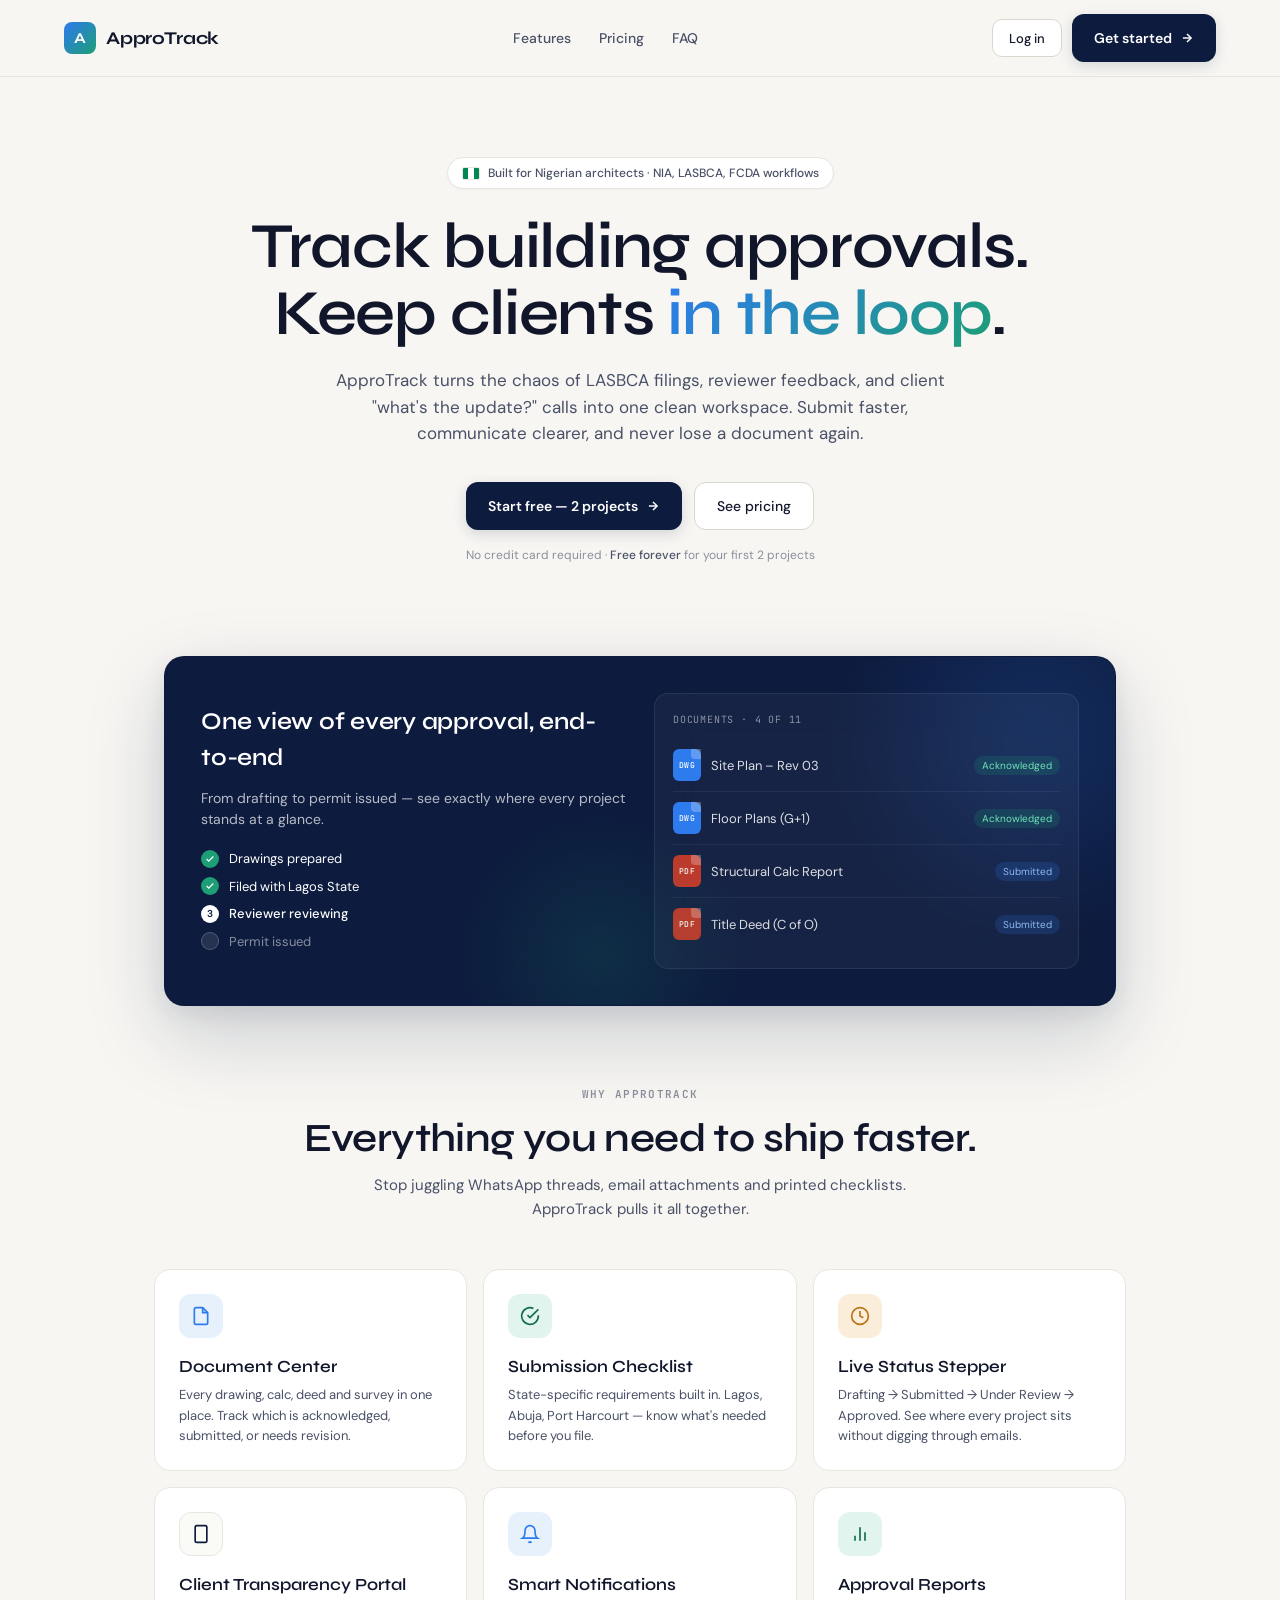
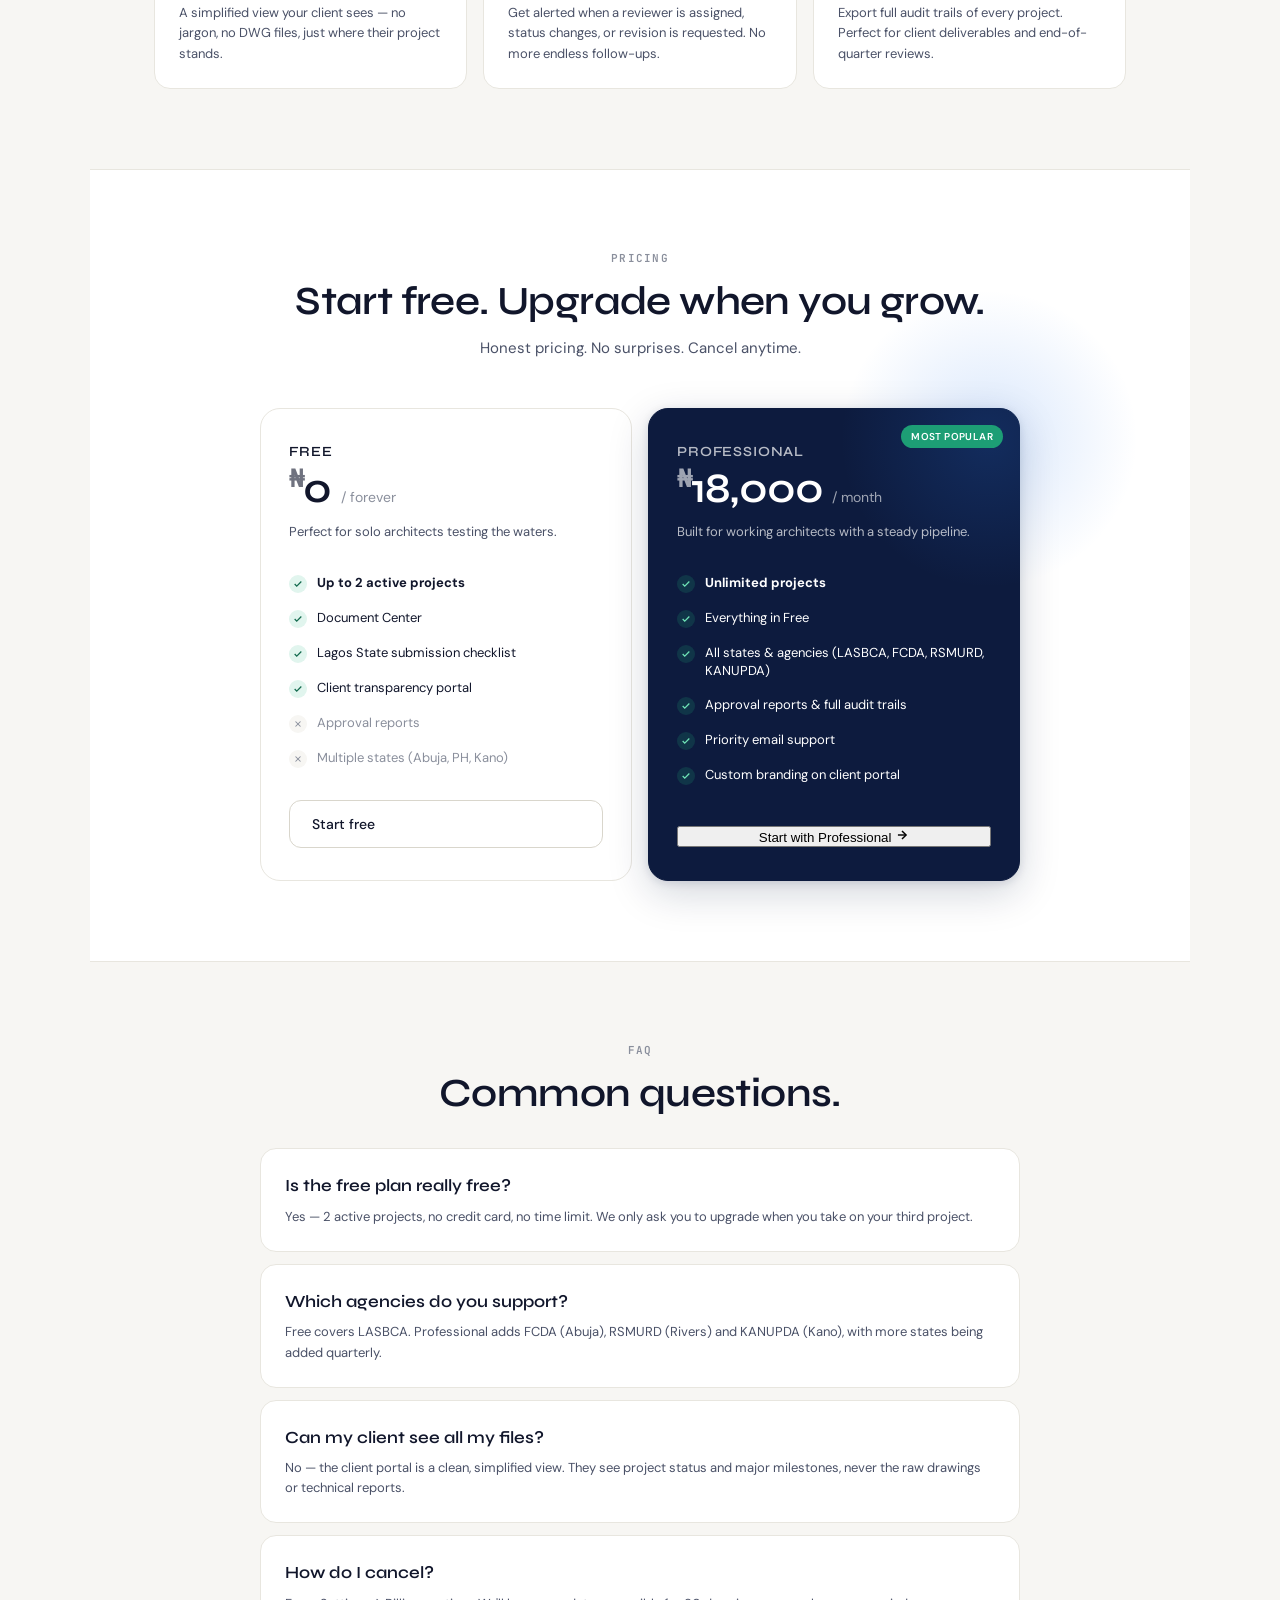
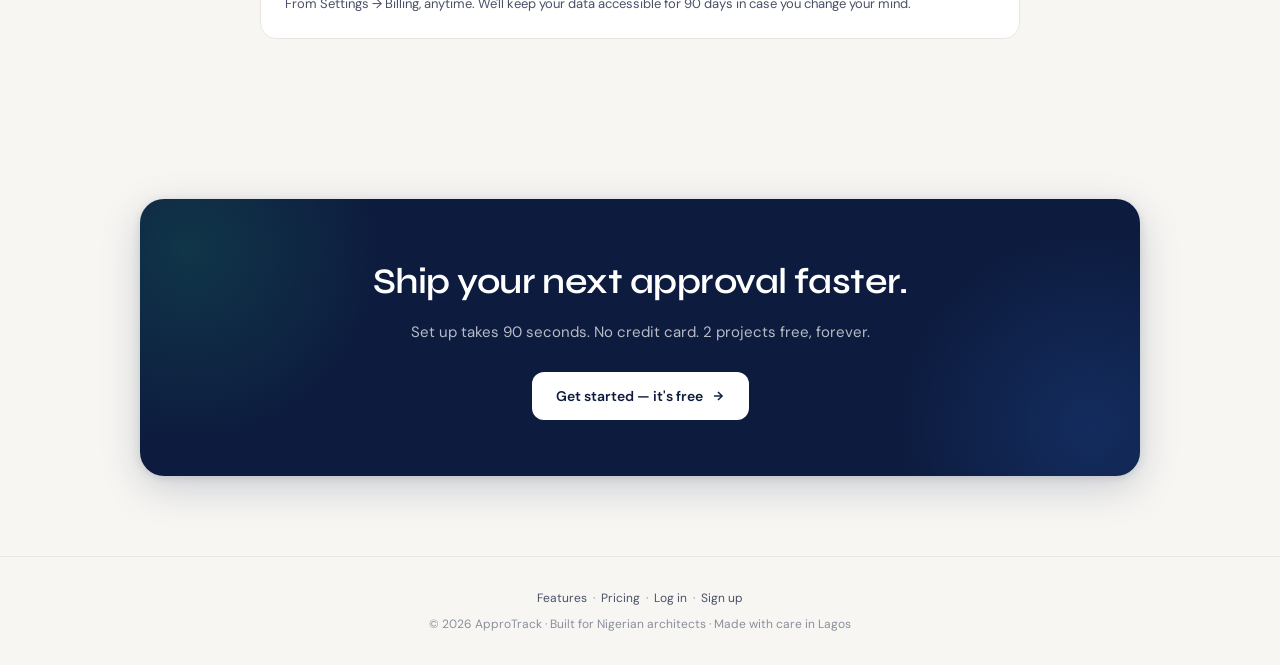
<file: index.html>
<!DOCTYPE html>
<html lang="en">
<head>
<meta charset="UTF-8">
<meta name="viewport" content="width=device-width, initial-scale=1.0">
<title>Approval tracking for Nigerian architects — ApproTrack</title>
<link rel="preconnect" href="https://fonts.googleapis.com">
<link rel="preconnect" href="https://fonts.gstatic.com" crossorigin>
<link href="https://fonts.googleapis.com/css2?family=Syne:wght@500;600;700&family=DM+Sans:wght@300;400;500;600&family=JetBrains+Mono:wght@400;500&display=swap" rel="stylesheet">
<link rel="stylesheet" href="styles.css">
</head>
<body>
<script src="auth.js"></script>

<div class="view landing active" id="view-landing">
<header class="landing-nav">
    <div class="landing-logo" data-go="landing">
      <div class="logo-mark">A</div>
      ApproTrack
    </div>
    <nav class="landing-nav-links">
      <a data-scroll="features">Features</a>
      <a data-scroll="pricing">Pricing</a>
      <a data-scroll="faq">FAQ</a>
    </nav>
    <div class="landing-nav-cta">
      <button class="btn" data-go="login">Log in</button>
      <button class="btn-cta-primary" data-go="signup">
        Get started
        <svg width="14" height="14" viewBox="0 0 24 24" fill="none" stroke="currentColor" stroke-width="2.5"><line x1="5" y1="12" x2="19" y2="12"/><polyline points="12 5 19 12 12 19"/></svg>
      </button>
    </div>
  </header>

  <section class="hero-landing">
    <div class="hero-eyebrow">
      <div class="state-flag"></div>
      Built for Nigerian architects · NIA, LASBCA, FCDA workflows
    </div>
    <h1>Track building approvals.<br/>Keep clients <em>in the loop</em>.</h1>
    <p class="lede">ApproTrack turns the chaos of LASBCA filings, reviewer feedback, and client "what's the update?" calls into one clean workspace. Submit faster, communicate clearer, and never lose a document again.</p>
    <div class="hero-cta-row">
      <button class="btn-cta-primary btn-lg" data-go="signup">
        Start free — 2 projects
        <svg width="14" height="14" viewBox="0 0 24 24" fill="none" stroke="currentColor" stroke-width="2.5"><line x1="5" y1="12" x2="19" y2="12"/><polyline points="12 5 19 12 12 19"/></svg>
      </button>
      <button class="btn btn-lg" data-scroll="pricing">See pricing</button>
    </div>
    <p class="hero-trust">No credit card required · <strong>Free forever</strong> for your first 2 projects</p>
  </section>

  <div class="hero-preview">
    <div class="hero-preview-frame">
      <div class="hero-preview-inner">
        <div class="hero-preview-text">
          <h3>One view of every approval, end-to-end</h3>
          <p>From drafting to permit issued — see exactly where every project stands at a glance.</p>
          <div class="hero-preview-mini-step">
            <div class="dot-mini">
              <svg width="10" height="10" viewBox="0 0 24 24" fill="none" stroke="white" stroke-width="3"><polyline points="20 6 9 17 4 12"/></svg>
            </div>
            <span>Drawings prepared</span>
          </div>
          <div class="hero-preview-mini-step">
            <div class="dot-mini">
              <svg width="10" height="10" viewBox="0 0 24 24" fill="none" stroke="white" stroke-width="3"><polyline points="20 6 9 17 4 12"/></svg>
            </div>
            <span>Filed with Lagos State</span>
          </div>
          <div class="hero-preview-mini-step">
            <div class="dot-mini" style="background: #fff; color: var(--navy); font-size: 10px; font-weight: 600;">3</div>
            <span style="color: #fff; font-weight: 500;">Reviewer reviewing</span>
          </div>
          <div class="hero-preview-mini-step pending">
            <div class="dot-mini"></div>
            <span>Permit issued</span>
          </div>
        </div>
        <div class="hero-preview-card-mock">
          <div style="font-family: 'JetBrains Mono', monospace; font-size: 10px; color: rgba(255,255,255,0.5); margin-bottom: 12px; text-transform: uppercase; letter-spacing: 0.08em;">Documents · 4 of 11</div>
          <div class="hero-preview-card-row">
            <div class="doc-icon dwg">DWG</div>
            <div class="hero-preview-card-name">Site Plan – Rev 03</div>
            <div class="hero-preview-card-status">Acknowledged</div>
          </div>
          <div class="hero-preview-card-row">
            <div class="doc-icon dwg">DWG</div>
            <div class="hero-preview-card-name">Floor Plans (G+1)</div>
            <div class="hero-preview-card-status">Acknowledged</div>
          </div>
          <div class="hero-preview-card-row">
            <div class="doc-icon pdf">PDF</div>
            <div class="hero-preview-card-name">Structural Calc Report</div>
            <div class="hero-preview-card-status" style="background: rgba(46,123,238,0.18); color: #8FB8F2;">Submitted</div>
          </div>
          <div class="hero-preview-card-row">
            <div class="doc-icon pdf">PDF</div>
            <div class="hero-preview-card-name">Title Deed (C of O)</div>
            <div class="hero-preview-card-status" style="background: rgba(46,123,238,0.18); color: #8FB8F2;">Submitted</div>
          </div>
        </div>
      </div>
    </div>
  </div>

  <!-- Features -->
  <section class="section" id="features">
    <div class="section-eyebrow">Why ApproTrack</div>
    <h2 class="section-h2">Everything you need to ship faster.</h2>
    <p class="section-sub">Stop juggling WhatsApp threads, email attachments and printed checklists. ApproTrack pulls it all together.</p>

    <div class="features-grid">
      <div class="feature-card accent">
        <div class="feature-card-icon">
          <svg width="20" height="20" viewBox="0 0 24 24" fill="none" stroke="currentColor" stroke-width="2"><path d="M14 2H6a2 2 0 0 0-2 2v16a2 2 0 0 0 2 2h12a2 2 0 0 0 2-2V8z"/><polyline points="14 2 14 8 20 8"/></svg>
        </div>
        <h4>Document Center</h4>
        <p>Every drawing, calc, deed and survey in one place. Track which is acknowledged, submitted, or needs revision.</p>
      </div>

      <div class="feature-card emerald">
        <div class="feature-card-icon">
          <svg width="20" height="20" viewBox="0 0 24 24" fill="none" stroke="currentColor" stroke-width="2"><path d="M22 11.08V12a10 10 0 1 1-5.93-9.14"/><polyline points="22 4 12 14.01 9 11.01"/></svg>
        </div>
        <h4>Submission Checklist</h4>
        <p>State-specific requirements built in. Lagos, Abuja, Port Harcourt — know what's needed before you file.</p>
      </div>

      <div class="feature-card amber">
        <div class="feature-card-icon">
          <svg width="20" height="20" viewBox="0 0 24 24" fill="none" stroke="currentColor" stroke-width="2"><circle cx="12" cy="12" r="10"/><polyline points="12 6 12 12 16 14"/></svg>
        </div>
        <h4>Live Status Stepper</h4>
        <p>Drafting → Submitted → Under Review → Approved. See where every project sits without digging through emails.</p>
      </div>

      <div class="feature-card">
        <div class="feature-card-icon">
          <svg width="20" height="20" viewBox="0 0 24 24" fill="none" stroke="currentColor" stroke-width="2"><rect x="5" y="2" width="14" height="20" rx="2"/><line x1="12" y1="18" x2="12.01" y2="18"/></svg>
        </div>
        <h4>Client Transparency Portal</h4>
        <p>A simplified view your client sees — no jargon, no DWG files, just where their project stands.</p>
      </div>

      <div class="feature-card accent">
        <div class="feature-card-icon">
          <svg width="20" height="20" viewBox="0 0 24 24" fill="none" stroke="currentColor" stroke-width="2"><path d="M18 8A6 6 0 0 0 6 8c0 7-3 9-3 9h18s-3-2-3-9"/><path d="M13.73 21a2 2 0 0 1-3.46 0"/></svg>
        </div>
        <h4>Smart Notifications</h4>
        <p>Get alerted when a reviewer is assigned, status changes, or revision is requested. No more endless follow-ups.</p>
      </div>

      <div class="feature-card emerald">
        <div class="feature-card-icon">
          <svg width="20" height="20" viewBox="0 0 24 24" fill="none" stroke="currentColor" stroke-width="2"><line x1="18" y1="20" x2="18" y2="10"/><line x1="12" y1="20" x2="12" y2="4"/><line x1="6" y1="20" x2="6" y2="14"/></svg>
        </div>
        <h4>Approval Reports</h4>
        <p>Export full audit trails of every project. Perfect for client deliverables and end-of-quarter reviews.</p>
      </div>
    </div>
  </section>

  <!-- Pricing -->
  <section class="section pricing-section" id="pricing">
    <div class="section-eyebrow">Pricing</div>
    <h2 class="section-h2">Start free. Upgrade when you grow.</h2>
    <p class="section-sub">Honest pricing. No surprises. Cancel anytime.</p>

    <div class="pricing-grid">
      <div class="price-card">
        <div class="price-name">Free</div>
        <div class="price-tag">
          <span class="price-currency">₦</span>0
          <span class="price-period"> / forever</span>
        </div>
        <p class="price-desc">Perfect for solo architects testing the waters.</p>
        <ul class="price-features">
          <li class="price-feature">
            <span class="check-mini"><svg width="10" height="10" viewBox="0 0 24 24" fill="none" stroke="currentColor" stroke-width="3"><polyline points="20 6 9 17 4 12"/></svg></span>
            <strong>Up to 2 active projects</strong>
          </li>
          <li class="price-feature">
            <span class="check-mini"><svg width="10" height="10" viewBox="0 0 24 24" fill="none" stroke="currentColor" stroke-width="3"><polyline points="20 6 9 17 4 12"/></svg></span>
            Document Center
          </li>
          <li class="price-feature">
            <span class="check-mini"><svg width="10" height="10" viewBox="0 0 24 24" fill="none" stroke="currentColor" stroke-width="3"><polyline points="20 6 9 17 4 12"/></svg></span>
            Lagos State submission checklist
          </li>
          <li class="price-feature">
            <span class="check-mini"><svg width="10" height="10" viewBox="0 0 24 24" fill="none" stroke="currentColor" stroke-width="3"><polyline points="20 6 9 17 4 12"/></svg></span>
            Client transparency portal
          </li>
          <li class="price-feature muted">
            <span class="check-mini"><svg width="10" height="10" viewBox="0 0 24 24" fill="none" stroke="currentColor" stroke-width="2.5"><line x1="18" y1="6" x2="6" y2="18"/><line x1="6" y1="6" x2="18" y2="18"/></svg></span>
            Approval reports
          </li>
          <li class="price-feature muted">
            <span class="check-mini"><svg width="10" height="10" viewBox="0 0 24 24" fill="none" stroke="currentColor" stroke-width="2.5"><line x1="18" y1="6" x2="6" y2="18"/><line x1="6" y1="6" x2="18" y2="18"/></svg></span>
            Multiple states (Abuja, PH, Kano)
          </li>
        </ul>
        <div class="price-cta">
          <button class="btn btn-lg" data-go="signup" data-plan="free">Start free</button>
        </div>
      </div>

      <div class="price-card featured">
        <div class="price-popular">Most popular</div>
        <div class="price-name">Professional</div>
        <div class="price-tag">
          <span class="price-currency">₦</span>18,000
          <span class="price-period"> / month</span>
        </div>
        <p class="price-desc">Built for working architects with a steady pipeline.</p>
        <ul class="price-features">
          <li class="price-feature">
            <span class="check-mini"><svg width="10" height="10" viewBox="0 0 24 24" fill="none" stroke="currentColor" stroke-width="3"><polyline points="20 6 9 17 4 12"/></svg></span>
            <strong>Unlimited projects</strong>
          </li>
          <li class="price-feature">
            <span class="check-mini"><svg width="10" height="10" viewBox="0 0 24 24" fill="none" stroke="currentColor" stroke-width="3"><polyline points="20 6 9 17 4 12"/></svg></span>
            Everything in Free
          </li>
          <li class="price-feature">
            <span class="check-mini"><svg width="10" height="10" viewBox="0 0 24 24" fill="none" stroke="currentColor" stroke-width="3"><polyline points="20 6 9 17 4 12"/></svg></span>
            All states &amp; agencies (LASBCA, FCDA, RSMURD, KANUPDA)
          </li>
          <li class="price-feature">
            <span class="check-mini"><svg width="10" height="10" viewBox="0 0 24 24" fill="none" stroke="currentColor" stroke-width="3"><polyline points="20 6 9 17 4 12"/></svg></span>
            Approval reports &amp; full audit trails
          </li>
          <li class="price-feature">
            <span class="check-mini"><svg width="10" height="10" viewBox="0 0 24 24" fill="none" stroke="currentColor" stroke-width="3"><polyline points="20 6 9 17 4 12"/></svg></span>
            Priority email support
          </li>
          <li class="price-feature">
            <span class="check-mini"><svg width="10" height="10" viewBox="0 0 24 24" fill="none" stroke="currentColor" stroke-width="3"><polyline points="20 6 9 17 4 12"/></svg></span>
            Custom branding on client portal
          </li>
        </ul>
        <div class="price-cta">
          <button class="btn-cta-white" data-go="signup" data-plan="pro" style="width: 100%; justify-content: center;">
            Start with Professional
            <svg width="14" height="14" viewBox="0 0 24 24" fill="none" stroke="currentColor" stroke-width="2.5"><line x1="5" y1="12" x2="19" y2="12"/><polyline points="12 5 19 12 12 19"/></svg>
          </button>
        </div>
      </div>
    </div>
  </section>

  <!-- FAQ -->
  <section class="section" id="faq">
    <div class="section-eyebrow">FAQ</div>
    <h2 class="section-h2">Common questions.</h2>
    <div style="max-width: 760px; margin: 32px auto 0; display: flex; flex-direction: column; gap: 12px;">
      <div class="feature-card">
        <h4 style="margin-bottom: 8px;">Is the free plan really free?</h4>
        <p>Yes — 2 active projects, no credit card, no time limit. We only ask you to upgrade when you take on your third project.</p>
      </div>
      <div class="feature-card">
        <h4 style="margin-bottom: 8px;">Which agencies do you support?</h4>
        <p>Free covers LASBCA. Professional adds FCDA (Abuja), RSMURD (Rivers) and KANUPDA (Kano), with more states being added quarterly.</p>
      </div>
      <div class="feature-card">
        <h4 style="margin-bottom: 8px;">Can my client see all my files?</h4>
        <p>No — the client portal is a clean, simplified view. They see project status and major milestones, never the raw drawings or technical reports.</p>
      </div>
      <div class="feature-card">
        <h4 style="margin-bottom: 8px;">How do I cancel?</h4>
        <p>From Settings → Billing, anytime. We'll keep your data accessible for 90 days in case you change your mind.</p>
      </div>
    </div>
  </section>

  <div class="cta-banner">
    <h2>Ship your next approval faster.</h2>
    <p>Set up takes 90 seconds. No credit card. 2 projects free, forever.</p>
    <button class="btn-cta-white" data-go="signup">
      Get started — it's free
      <svg width="14" height="14" viewBox="0 0 24 24" fill="none" stroke="currentColor" stroke-width="2.5"><line x1="5" y1="12" x2="19" y2="12"/><polyline points="12 5 19 12 12 19"/></svg>
    </button>
  </div>

  <footer class="landing-footer">
    <div style="margin-bottom: 8px;">
      <a data-scroll="features">Features</a> &nbsp;·&nbsp;
      <a data-scroll="pricing">Pricing</a> &nbsp;·&nbsp;
      <a data-go="login">Log in</a> &nbsp;·&nbsp;
      <a data-go="signup">Sign up</a>
    </div>
    © 2026 ApproTrack · Built for Nigerian architects · Made with care in Lagos
  </footer>
</div>

<script>
(function () {
  document.querySelectorAll('[data-go]').forEach(function (el) {
    el.addEventListener('click', function (e) {
      e.preventDefault();
      var target = el.dataset.go;
      var plan = el.dataset.plan;
      if (target === 'login')   { window.location.href = 'login.html'; return; }
      if (target === 'signup')  {
        if (plan) { try { sessionStorage.setItem('approtrack_pending_plan', plan); } catch (e) {} }
        window.location.href = 'signup.html';
        return;
      }
      if (target === 'landing') { window.location.href = 'index.html'; return; }
    });
  });
  document.querySelectorAll('[data-scroll]').forEach(function (el) {
    el.addEventListener('click', function (e) {
      e.preventDefault();
      var t = document.getElementById(el.dataset.scroll);
      if (t) t.scrollIntoView({ behavior: 'smooth', block: 'start' });
    });
  });
})();
</script>
</body>
</html>
</file>
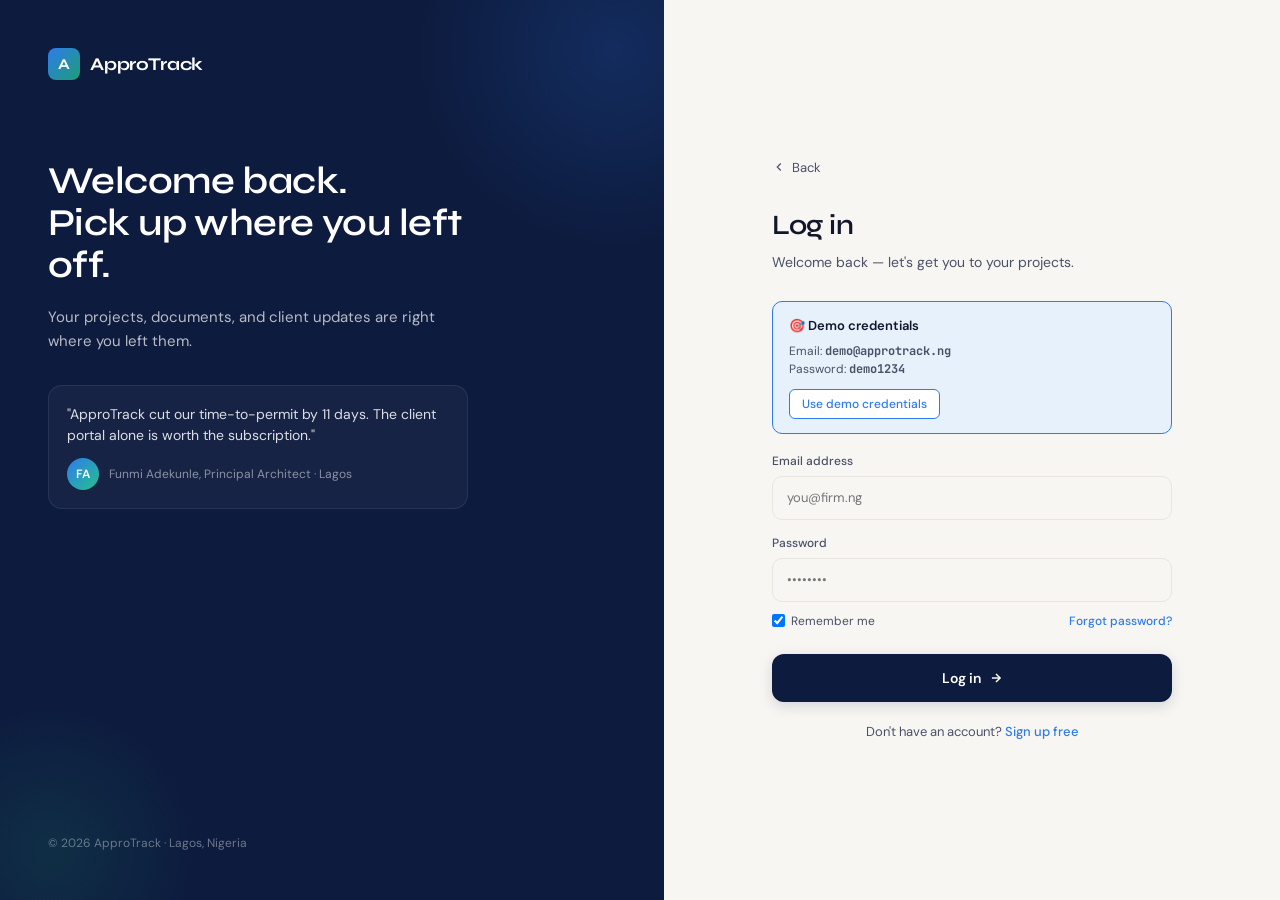
<file: clients.html>
<!DOCTYPE html>
<html lang="en">
<head>
<meta charset="UTF-8">
<meta name="viewport" content="width=device-width, initial-scale=1.0">
<title>Clients — ApproTrack</title>
<link rel="preconnect" href="https://fonts.googleapis.com">
<link rel="preconnect" href="https://fonts.gstatic.com" crossorigin>
<link href="https://fonts.googleapis.com/css2?family=Syne:wght@500;600;700&family=DM+Sans:wght@300;400;500;600&family=JetBrains+Mono:wght@400;500&display=swap" rel="stylesheet">
<link rel="stylesheet" href="styles.css">
</head>
<body data-page="clients">
<script src="auth.js"></script>
<script>
  // Guard: redirect to login.html if not authenticated
  if (!window.ApproAuth || !window.ApproAuth.requireAuth()) { /* redirected */ }
</script>

<div class="app">

  <!-- ============ SIDEBAR ============ -->
  <aside class="sidebar">
    <a class="logo-mark" id="logoMark" href="dashboard.html" title="ApproTrack — go to dashboard" style="text-decoration: none;">A</a>
    <nav class="nav">
      <a class="nav-item" href="dashboard.html" data-page="dashboard" title="Dashboard">
        <svg width="18" height="18" viewBox="0 0 24 24" fill="none" stroke="currentColor" stroke-width="2"><rect x="3" y="3" width="7" height="9"/><rect x="14" y="3" width="7" height="5"/><rect x="14" y="12" width="7" height="9"/><rect x="3" y="16" width="7" height="5"/></svg>
      </a>
      <a class="nav-item" href="projects.html" data-page="projects" title="Projects">
        <svg width="18" height="18" viewBox="0 0 24 24" fill="none" stroke="currentColor" stroke-width="2"><path d="M22 19a2 2 0 0 1-2 2H4a2 2 0 0 1-2-2V5a2 2 0 0 1 2-2h5l2 3h9a2 2 0 0 1 2 2z"/></svg>
      </a>
      <a class="nav-item" href="documents.html" data-page="documents" title="Documents">
        <svg width="18" height="18" viewBox="0 0 24 24" fill="none" stroke="currentColor" stroke-width="2"><path d="M14 2H6a2 2 0 0 0-2 2v16a2 2 0 0 0 2 2h12a2 2 0 0 0 2-2V8z"/><polyline points="14 2 14 8 20 8"/></svg>
      </a>
      <a class="nav-item" href="clients.html" data-page="clients" title="Clients">
        <svg width="18" height="18" viewBox="0 0 24 24" fill="none" stroke="currentColor" stroke-width="2"><path d="M17 21v-2a4 4 0 0 0-4-4H5a4 4 0 0 0-4 4v2"/><circle cx="9" cy="7" r="4"/><path d="M23 21v-2a4 4 0 0 0-3-3.87"/><path d="M16 3.13a4 4 0 0 1 0 7.75"/></svg>
      </a>
      <a class="nav-item" href="reports.html" data-page="reports" title="Reports">
        <svg width="18" height="18" viewBox="0 0 24 24" fill="none" stroke="currentColor" stroke-width="2"><line x1="18" y1="20" x2="18" y2="10"/><line x1="12" y1="20" x2="12" y2="4"/><line x1="6" y1="20" x2="6" y2="14"/></svg>
      </a>
    </nav>
    <div class="sidebar-bottom">
      <a class="nav-item" href="settings.html" data-page="settings" title="Settings">
        <svg width="18" height="18" viewBox="0 0 24 24" fill="none" stroke="currentColor" stroke-width="2"><circle cx="12" cy="12" r="3"/><path d="M19.4 15a1.65 1.65 0 0 0 .33 1.82l.06.06a2 2 0 0 1-2.83 2.83l-.06-.06a1.65 1.65 0 0 0-1.82-.33 1.65 1.65 0 0 0-1 1.51V21a2 2 0 0 1-4 0v-.09A1.65 1.65 0 0 0 9 19.4a1.65 1.65 0 0 0-1.82.33l-.06.06a2 2 0 0 1-2.83-2.83l.06-.06a1.65 1.65 0 0 0 .33-1.82 1.65 1.65 0 0 0-1.51-1H3a2 2 0 0 1 0-4h.09A1.65 1.65 0 0 0 4.6 9a1.65 1.65 0 0 0-.33-1.82l-.06-.06a2 2 0 0 1 2.83-2.83l.06.06a1.65 1.65 0 0 0 1.82.33H9a1.65 1.65 0 0 0 1-1.51V3a2 2 0 0 1 4 0v.09a1.65 1.65 0 0 0 1 1.51 1.65 1.65 0 0 0 1.82-.33l.06-.06a2 2 0 0 1 2.83 2.83l-.06.06a1.65 1.65 0 0 0-.33 1.82V9a1.65 1.65 0 0 0 1.51 1H21a2 2 0 0 1 0 4h-.09a1.65 1.65 0 0 0-1.51 1z"/></svg>
      </a>
      <div class="has-dropdown">
        <div class="avatar-sm" id="avatarBtn" title="Tunde Adebayo">TA</div>
        <div class="dropdown profile-dropdown" id="profileDropdown">
          <div class="dropdown-section-title">Tunde Adebayo · NIA</div>
          <button class="dropdown-item" data-action="profile-settings">
            <span class="ico"><svg width="14" height="14" viewBox="0 0 24 24" fill="none" stroke="currentColor" stroke-width="2"><path d="M20 21v-2a4 4 0 0 0-4-4H8a4 4 0 0 0-4 4v2"/><circle cx="12" cy="7" r="4"/></svg></span>
            My profile
          </button>
          <button class="dropdown-item" data-action="account-billing">
            <span class="ico"><svg width="14" height="14" viewBox="0 0 24 24" fill="none" stroke="currentColor" stroke-width="2"><rect x="1" y="4" width="22" height="16" rx="2"/><line x1="1" y1="10" x2="23" y2="10"/></svg></span>
            Billing &amp; plan
          </button>
          <button class="dropdown-item" data-action="open-settings">
            <span class="ico"><svg width="14" height="14" viewBox="0 0 24 24" fill="none" stroke="currentColor" stroke-width="2"><circle cx="12" cy="12" r="3"/><path d="M19.4 15a1.65 1.65 0 0 0 .33 1.82"/></svg></span>
            Workspace settings
          </button>
          <div class="dropdown-divider"></div>
          <button class="dropdown-item" data-action="help">
            <span class="ico"><svg width="14" height="14" viewBox="0 0 24 24" fill="none" stroke="currentColor" stroke-width="2"><circle cx="12" cy="12" r="10"/><path d="M9.09 9a3 3 0 0 1 5.83 1c0 2-3 3-3 3"/><line x1="12" y1="17" x2="12.01" y2="17"/></svg></span>
            Help &amp; support
          </button>
          <button class="dropdown-item danger" data-action="signout">
            <span class="ico"><svg width="14" height="14" viewBox="0 0 24 24" fill="none" stroke="currentColor" stroke-width="2"><path d="M9 21H5a2 2 0 0 1-2-2V5a2 2 0 0 1 2-2h4"/><polyline points="16 17 21 12 16 7"/><line x1="21" y1="12" x2="9" y2="12"/></svg></span>
            Sign out
          </button>
        </div>
      </div>
    </div>
  </aside>

  <!-- ============ MAIN ============ -->
  <main class="main">

    <!-- TOPBAR -->
    <header class="topbar">
      <div class="has-dropdown">
        <div class="project-switcher" id="projectSwitcher">
          <span style="font-family: 'JetBrains Mono', monospace; font-size: 11px; color: var(--text-3);" id="projectSwitcherId">LAG-2025-04</span>
          <span id="projectSwitcherName">Lekki Phase II Residence</span>
          <svg width="14" height="14" viewBox="0 0 24 24" fill="none" stroke="currentColor" stroke-width="2.5"><polyline points="6 9 12 15 18 9"/></svg>
        </div>
        <div class="dropdown project-dropdown" id="projectDropdown">
          <div class="dropdown-section-title">Switch project</div>
          <div id="projectDropdownList"></div>
          <div class="dropdown-divider"></div>
          <button class="dropdown-item" data-action="new-project-from-switcher">
            <span class="ico"><svg width="14" height="14" viewBox="0 0 24 24" fill="none" stroke="currentColor" stroke-width="2.5"><line x1="12" y1="5" x2="12" y2="19"/><line x1="5" y1="12" x2="19" y2="12"/></svg></span>
            New project
          </button>
          <button class="dropdown-item" data-action="view-all-projects">
            <span class="ico"><svg width="14" height="14" viewBox="0 0 24 24" fill="none" stroke="currentColor" stroke-width="2"><path d="M22 19a2 2 0 0 1-2 2H4a2 2 0 0 1-2-2V5a2 2 0 0 1 2-2h5l2 3h9a2 2 0 0 1 2 2z"/></svg></span>
            View all projects
          </button>
        </div>
      </div>
      <div class="breadcrumb" id="breadcrumb">
        <a href="projects.html" data-page="projects" style="cursor: pointer; color: inherit; text-decoration: none;">Projects</a>
        <span class="breadcrumb-sep">/</span>
        <strong id="breadcrumbCurrent">Lekki Phase II Residence</strong>
      </div>
      <div class="topbar-spacer"></div>
      <div class="search-wrap">
        <input class="search" id="searchInput" placeholder="Search projects, documents, clients…" />
        <div class="search-results" id="searchResults"></div>
      </div>
      <div class="view-toggle">
        <button class="active" id="archViewBtn"><span class="dot"></span> Architect view</button>
        <button id="clientViewBtn">Client view</button>
      </div>
      <div class="tier-badge free" id="tierBadge" title="Click to manage plan">
        <span class="tier-dot"></span>
        <span id="tierLabel">Free</span>
      </div>
      <div class="has-dropdown">
        <button class="icon-btn" title="Notifications" id="notifBtn">
          <svg width="16" height="16" viewBox="0 0 24 24" fill="none" stroke="currentColor" stroke-width="2"><path d="M18 8A6 6 0 0 0 6 8c0 7-3 9-3 9h18s-3-2-3-9"/><path d="M13.73 21a2 2 0 0 1-3.46 0"/></svg>
          <span class="badge" id="notifBadge"></span>
        </button>
        <div class="notif-panel" id="notifPanel">
          <div class="notif-head">
            <h4>Notifications</h4>
            <button class="notif-mark" id="markAllRead">Mark all as read</button>
          </div>
          <div class="notif-list" id="notifList"></div>
        </div>
      </div>
    </header>

    <!-- CONTENT -->
    <div class="content">

      <!-- ============ DASHBOARD PAGE ============ -->

      <div class="page active" id="page-clients">
        <div class="page-head">
          <div>
            <h1>Clients</h1>
            <p class="page-sub">Everyone you're managing approvals for.</p>
          </div>
          <div class="page-actions">
            <button class="btn btn-primary" id="newClientBtn">
              <svg width="14" height="14" viewBox="0 0 24 24" fill="none" stroke="currentColor" stroke-width="2.5"><line x1="12" y1="5" x2="12" y2="19"/><line x1="5" y1="12" x2="19" y2="12"/></svg>
              Add Client
            </button>
          </div>
        </div>

        <div class="list-card">
          <div class="list-row list-head clients-grid">
            <div>Client</div>
            <div>Contact</div>
            <div>Active projects</div>
            <div>Joined</div>
            <div></div>
          </div>
          <div id="clientsListBody"></div>
        </div>
      </div><!-- /page-clients -->

</div>
  </main>
</div>


<!-- ============ NEW PROJECT MODAL ============ -->
<div class="modal-backdrop" id="newProjectModal">
  <div class="modal">
    <h3>Start a new project</h3>
    <p>Create a fresh approval-tracking workspace for your client.</p>

    <div class="field">
      <label>Project name</label>
      <input type="text" id="npName" placeholder="e.g. Victoria Island Office Tower" />
    </div>
    <div class="field-row">
      <div class="field">
        <label>Client name</label>
        <input type="text" id="npClient" placeholder="e.g. Mrs. Adaeze Eze" />
      </div>
      <div class="field">
        <label>Location</label>
        <input type="text" id="npLocation" placeholder="e.g. Ikoyi, Lagos" />
      </div>
    </div>
    <div class="field-row">
      <div class="field">
        <label>State</label>
        <select id="npState">
          <option>Lagos State</option>
          <option>Federal Capital Territory</option>
          <option>Rivers State</option>
          <option>Kano State</option>
          <option>Oyo State</option>
        </select>
      </div>
      <div class="field">
        <label>Filing agency</label>
        <select id="npAgency">
          <option>LASBCA</option>
          <option>FCDA</option>
          <option>RSMURD</option>
          <option>KANUPDA</option>
        </select>
      </div>
    </div>

    <div class="modal-actions">
      <button class="btn" data-close-modal="newProjectModal">Cancel</button>
      <button class="btn btn-primary" id="confirmNewProject">
        Create project
        <svg width="14" height="14" viewBox="0 0 24 24" fill="none" stroke="currentColor" stroke-width="2.5"><polyline points="20 6 9 17 4 12"/></svg>
      </button>
    </div>
  </div>
</div>

<!-- ============ NEW CLIENT MODAL ============ -->
<div class="modal-backdrop" id="newClientModal">
  <div class="modal">
    <h3>Add a new client</h3>
    <p>Add their details so they can be linked to a project.</p>
    <div class="field">
      <label>Full name</label>
      <input type="text" id="ncName" placeholder="e.g. Mrs. Adaeze Eze" />
    </div>
    <div class="field-row">
      <div class="field">
        <label>Email</label>
        <input type="email" id="ncEmail" placeholder="adaeze@…" />
      </div>
      <div class="field">
        <label>Phone</label>
        <input type="tel" id="ncPhone" placeholder="+234…" />
      </div>
    </div>
    <div class="modal-actions">
      <button class="btn" data-close-modal="newClientModal">Cancel</button>
      <button class="btn btn-primary" id="confirmNewClient">Add client</button>
    </div>
  </div>
</div>

<!-- ============ DOCUMENT PREVIEW MODAL ============ -->
<div class="modal-backdrop" id="docPreviewModal">
  <div class="modal doc-preview-modal">
    <div class="doc-preview-head">
      <div class="doc-icon" id="dpIcon">PDF</div>
      <div class="doc-preview-meta">
        <div class="doc-preview-title" id="dpTitle">Document</div>
        <div class="doc-preview-info" id="dpInfo">— · —</div>
      </div>
      <span class="status-badge" id="dpStatus"><span class="sb-dot"></span> Status</span>
    </div>
    <div class="doc-preview-body">
      <svg width="48" height="48" viewBox="0 0 24 24" fill="none" stroke="currentColor" stroke-width="1.5"><path d="M14 2H6a2 2 0 0 0-2 2v16a2 2 0 0 0 2 2h12a2 2 0 0 0 2-2V8z"/><polyline points="14 2 14 8 20 8"/></svg>
      <strong>Preview unavailable</strong>
      Use the actions below to download or share the original file.
    </div>
    <div class="modal-actions">
      <button class="btn" data-close-modal="docPreviewModal">Close</button>
      <button class="btn" data-action="download-doc">
        <svg width="14" height="14" viewBox="0 0 24 24" fill="none" stroke="currentColor" stroke-width="2"><path d="M21 15v4a2 2 0 0 1-2 2H5a2 2 0 0 1-2-2v-4"/><polyline points="7 10 12 15 17 10"/><line x1="12" y1="15" x2="12" y2="3"/></svg>
        Download
      </button>
      <button class="btn btn-primary" data-action="share-doc">
        <svg width="14" height="14" viewBox="0 0 24 24" fill="none" stroke="currentColor" stroke-width="2"><circle cx="18" cy="5" r="3"/><circle cx="6" cy="12" r="3"/><circle cx="18" cy="19" r="3"/><line x1="8.59" y1="13.51" x2="15.42" y2="17.49"/><line x1="15.41" y1="6.51" x2="8.59" y2="10.49"/></svg>
        Share with reviewer
      </button>
    </div>
  </div>
</div>

<!-- ============ CONFIRM MODAL ============ -->
<div class="modal-backdrop" id="confirmModal">
  <div class="modal" style="width: 420px;">
    <h3 id="confirmTitle">Confirm</h3>
    <p id="confirmMsg">Are you sure?</p>
    <div class="modal-actions">
      <button class="btn" data-close-modal="confirmModal">Cancel</button>
      <button class="btn btn-primary" id="confirmYes">Confirm</button>
    </div>
  </div>
</div>

<!-- ============ UPGRADE MODAL ============ -->
<div class="modal-backdrop" id="upgradeModal">
  <div class="modal upgrade-modal">
    <div class="upgrade-modal-head">
      <div class="upgrade-modal-icon">
        <svg width="22" height="22" viewBox="0 0 24 24" fill="none" stroke="currentColor" stroke-width="2"><polyline points="23 6 13.5 15.5 8.5 10.5 1 18"/><polyline points="17 6 23 6 23 12"/></svg>
      </div>
      <div>
        <h3 id="upgradeTitle">Upgrade to Professional</h3>
        <p id="upgradeMsg" style="margin: 0;">You've reached the 2-project limit on the Free plan.</p>
      </div>
    </div>

    <div class="upgrade-price-row" style="margin-top: 20px;">
      <div class="upgrade-price">₦18,000</div>
      <div class="upgrade-period">/ month · cancel anytime</div>
    </div>

    <div class="upgrade-features">
      <div class="upgrade-feat">
        <span class="check-mini"><svg width="10" height="10" viewBox="0 0 24 24" fill="none" stroke="currentColor" stroke-width="3"><polyline points="20 6 9 17 4 12"/></svg></span>
        <span><strong>Unlimited active projects</strong> — never hit a cap again</span>
      </div>
      <div class="upgrade-feat">
        <span class="check-mini"><svg width="10" height="10" viewBox="0 0 24 24" fill="none" stroke="currentColor" stroke-width="3"><polyline points="20 6 9 17 4 12"/></svg></span>
        <span>All states &amp; agencies (LASBCA, FCDA, RSMURD, KANUPDA)</span>
      </div>
      <div class="upgrade-feat">
        <span class="check-mini"><svg width="10" height="10" viewBox="0 0 24 24" fill="none" stroke="currentColor" stroke-width="3"><polyline points="20 6 9 17 4 12"/></svg></span>
        <span>Approval reports &amp; full audit trails</span>
      </div>
      <div class="upgrade-feat">
        <span class="check-mini"><svg width="10" height="10" viewBox="0 0 24 24" fill="none" stroke="currentColor" stroke-width="3"><polyline points="20 6 9 17 4 12"/></svg></span>
        <span>Custom branding on the client portal</span>
      </div>
      <div class="upgrade-feat">
        <span class="check-mini"><svg width="10" height="10" viewBox="0 0 24 24" fill="none" stroke="currentColor" stroke-width="3"><polyline points="20 6 9 17 4 12"/></svg></span>
        <span>Priority email support</span>
      </div>
    </div>

    <div class="modal-actions">
      <button class="btn" data-close-modal="upgradeModal">Maybe later</button>
      <button class="btn btn-primary" id="confirmUpgrade">
        Upgrade to Pro · ₦18,000/mo
        <svg width="14" height="14" viewBox="0 0 24 24" fill="none" stroke="currentColor" stroke-width="2.5"><line x1="5" y1="12" x2="19" y2="12"/><polyline points="12 5 19 12 12 19"/></svg>
      </button>
    </div>
  </div>
</div>

<!-- ============ TOAST CONTAINER ============ -->
<div class="toast-container" id="toastContainer"></div>

<!-- ============ UPDATE STATUS MODAL ============ -->
<div class="modal-backdrop" id="updateModal">
  <div class="modal">
    <h3>Update project status</h3>
    <p>Choose the new stage for <strong>Lekki Phase II Residence</strong>. Your client will see this update on their portal immediately.</p>

    <div class="stage-options">
      <div class="stage-option" data-stage="0">
        <div class="stage-radio"></div>
        <div class="stage-info">
          <div class="stage-info-name">Drafting / Upload</div>
          <div class="stage-info-desc">Preparing drawings &amp; documents</div>
        </div>
      </div>
      <div class="stage-option" data-stage="1">
        <div class="stage-radio"></div>
        <div class="stage-info">
          <div class="stage-info-name">Submitted to Government</div>
          <div class="stage-info-desc">Filed at LASBCA / state agency</div>
        </div>
      </div>
      <div class="stage-option selected" data-stage="2">
        <div class="stage-radio"></div>
        <div class="stage-info">
          <div class="stage-info-name">Under Review</div>
          <div class="stage-info-desc">Currently with assigned reviewer</div>
        </div>
      </div>
      <div class="stage-option" data-stage="3">
        <div class="stage-radio"></div>
        <div class="stage-info">
          <div class="stage-info-name">Approved</div>
          <div class="stage-info-desc">Permit issued, project cleared</div>
        </div>
      </div>
    </div>

    <div class="modal-actions">
      <button class="btn" id="cancelUpdate">Cancel</button>
      <button class="btn btn-primary" id="confirmUpdate">
        Confirm update
        <svg width="14" height="14" viewBox="0 0 24 24" fill="none" stroke="currentColor" stroke-width="2.5"><polyline points="20 6 9 17 4 12"/></svg>
      </button>
    </div>
  </div>
</div>

<!-- ============ CLIENT MODE OVERLAY ============ -->
<div class="client-mode" id="clientMode">
  <div class="client-mode-bar">
    <div class="client-mode-bar-left">
      <div class="logo-mark" style="margin: 0; width: 32px; height: 32px; font-size: 14px; border-radius: 8px;">A</div>
      <div class="client-mode-bar-text">
        <strong>You're previewing the client view.</strong><br>
        <small>This is what Mr. Chinedu Okafor sees when he logs in.</small>
      </div>
    </div>
    <button class="btn-ghost-light" id="exitClientMode">
      <svg width="14" height="14" viewBox="0 0 24 24" fill="none" stroke="currentColor" stroke-width="2"><line x1="18" y1="6" x2="6" y2="18"/><line x1="6" y1="6" x2="18" y2="18"/></svg>
      Exit preview
    </button>
  </div>

  <div class="client-mode-content">
    <p class="client-greeting">Hello Mr. Chinedu,</p>
    <h1>Your <em>Lekki Phase II Residence</em> approval is currently with the Lagos State reviewer.</h1>

    <div class="client-card">
      <div class="client-status-big">
        <div class="client-status-icon">
          <svg width="28" height="28" viewBox="0 0 24 24" fill="none" stroke="currentColor" stroke-width="2"><circle cx="12" cy="12" r="10"/><polyline points="12 6 12 12 16 14"/></svg>
        </div>
        <div class="client-status-text-block">
          <div class="client-status-label">CURRENT STAGE</div>
          <div class="client-status-value">Under Review</div>
          <div class="client-eta">Expected outcome: <strong>around 2 April 2026</strong> (≈ 28 days from submission)</div>
        </div>
      </div>

      <div class="client-stepper">
        <div class="client-step done">
          <div class="client-step-dot">
            <svg width="12" height="12" viewBox="0 0 24 24" fill="none" stroke="currentColor" stroke-width="3"><polyline points="20 6 9 17 4 12"/></svg>
          </div>
          <div class="client-step-label">Drawings prepared</div>
        </div>
        <div class="client-step done">
          <div class="client-step-dot">
            <svg width="12" height="12" viewBox="0 0 24 24" fill="none" stroke="currentColor" stroke-width="3"><polyline points="20 6 9 17 4 12"/></svg>
          </div>
          <div class="client-step-label">Filed with Lagos State</div>
        </div>
        <div class="client-step current">
          <div class="client-step-dot">3</div>
          <div class="client-step-label">Reviewer reviewing</div>
        </div>
        <div class="client-step">
          <div class="client-step-dot">4</div>
          <div class="client-step-label">Permit issued</div>
        </div>
      </div>
    </div>

    <div class="client-card" style="padding: 18px 20px;">
      <div style="display: flex; align-items: center; justify-content: space-between; margin-bottom: 14px;">
        <h4 style="font-family: 'Syne', sans-serif; font-size: 14px; font-weight: 600;">Recent updates</h4>
        <span style="font-family: 'JetBrains Mono', monospace; font-size: 10px; color: var(--text-3);">3 UPDATES</span>
      </div>

      <div style="display: flex; flex-direction: column; gap: 10px;">
        <div class="client-update-row">
          <div class="client-update-icon">
            <svg width="16" height="16" viewBox="0 0 24 24" fill="none" stroke="currentColor" stroke-width="2"><path d="M22 11.08V12a10 10 0 1 1-5.93-9.14"/><polyline points="22 4 12 14.01 9 11.01"/></svg>
          </div>
          <div class="client-update-content">
            <div class="client-update-time">2 DAYS AGO · TUE</div>
            <div class="client-update-msg"><strong>Reviewer assigned.</strong> Lagos State has officially received your file and assigned a reviewer. We'll update you as soon as we hear back from them.</div>
          </div>
        </div>
        <div class="client-update-row">
          <div class="client-update-icon" style="background: var(--emerald-dim); color: var(--emerald-deep);">
            <svg width="16" height="16" viewBox="0 0 24 24" fill="none" stroke="currentColor" stroke-width="2"><polyline points="20 6 9 17 4 12"/></svg>
          </div>
          <div class="client-update-content">
            <div class="client-update-time">14 DAYS AGO · 03 FEB</div>
            <div class="client-update-msg"><strong>Submitted to Lagos State.</strong> All required drawings and documents have been filed at LASBCA. Tracking number issued.</div>
          </div>
        </div>
        <div class="client-update-row">
          <div class="client-update-icon" style="background: var(--bg); color: var(--text-2);">
            <svg width="16" height="16" viewBox="0 0 24 24" fill="none" stroke="currentColor" stroke-width="2"><path d="M14 2H6a2 2 0 0 0-2 2v16a2 2 0 0 0 2 2h12a2 2 0 0 0 2-2V8z"/><polyline points="14 2 14 8 20 8"/></svg>
          </div>
          <div class="client-update-content">
            <div class="client-update-time">18 DAYS AGO · 28 JAN</div>
            <div class="client-update-msg"><strong>Drawings finalised.</strong> All architectural drawings and supporting documents completed and ready for submission.</div>
          </div>
        </div>
      </div>
    </div>

    <div class="arch-card">
      <div class="arch-avatar">TA</div>
      <div class="arch-info">
        <div class="arch-label">YOUR ARCHITECT</div>
        <div class="arch-name">Tunde Adebayo · NIA Registered</div>
      </div>
      <button class="arch-call-btn">
        <svg width="12" height="12" viewBox="0 0 24 24" fill="none" stroke="currentColor" stroke-width="2"><path d="M22 16.92v3a2 2 0 0 1-2.18 2 19.79 19.79 0 0 1-8.63-3.07 19.5 19.5 0 0 1-6-6 19.79 19.79 0 0 1-3.07-8.67A2 2 0 0 1 4.11 2h3a2 2 0 0 1 2 1.72c.13.96.37 1.9.72 2.81a2 2 0 0 1-.45 2.11L8.09 9.91a16 16 0 0 0 6 6l1.27-1.27a2 2 0 0 1 2.11-.45c.91.35 1.85.59 2.81.72A2 2 0 0 1 22 16.92z"/></svg>
        Call architect
      </button>
    </div>
  </div>
</div>


<script src="app.js"></script>
</body>
</html>
</file>
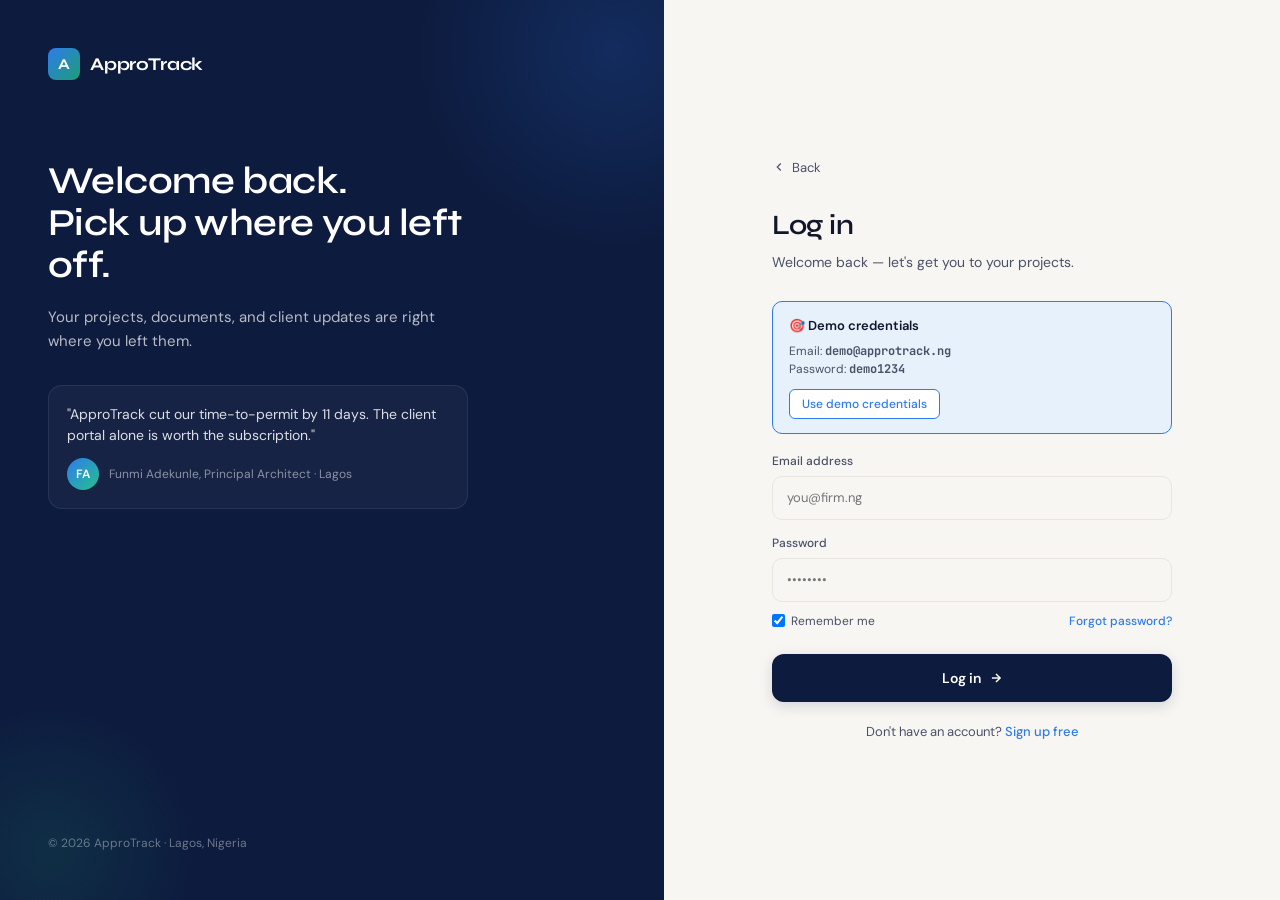
<file: dashboard.html>
<!DOCTYPE html>
<html lang="en">
<head>
<meta charset="UTF-8">
<meta name="viewport" content="width=device-width, initial-scale=1.0">
<title>Dashboard — ApproTrack</title>
<link rel="preconnect" href="https://fonts.googleapis.com">
<link rel="preconnect" href="https://fonts.gstatic.com" crossorigin>
<link href="https://fonts.googleapis.com/css2?family=Syne:wght@500;600;700&family=DM+Sans:wght@300;400;500;600&family=JetBrains+Mono:wght@400;500&display=swap" rel="stylesheet">
<link rel="stylesheet" href="styles.css">
</head>
<body data-page="dashboard">
<script src="auth.js"></script>
<script>
  // Guard: redirect to login.html if not authenticated
  if (!window.ApproAuth || !window.ApproAuth.requireAuth()) { /* redirected */ }
</script>

<div class="app">

  <!-- ============ SIDEBAR ============ -->
  <aside class="sidebar">
    <a class="logo-mark" id="logoMark" href="dashboard.html" title="ApproTrack — go to dashboard" style="text-decoration: none;">A</a>
    <nav class="nav">
      <a class="nav-item" href="dashboard.html" data-page="dashboard" title="Dashboard">
        <svg width="18" height="18" viewBox="0 0 24 24" fill="none" stroke="currentColor" stroke-width="2"><rect x="3" y="3" width="7" height="9"/><rect x="14" y="3" width="7" height="5"/><rect x="14" y="12" width="7" height="9"/><rect x="3" y="16" width="7" height="5"/></svg>
      </a>
      <a class="nav-item" href="projects.html" data-page="projects" title="Projects">
        <svg width="18" height="18" viewBox="0 0 24 24" fill="none" stroke="currentColor" stroke-width="2"><path d="M22 19a2 2 0 0 1-2 2H4a2 2 0 0 1-2-2V5a2 2 0 0 1 2-2h5l2 3h9a2 2 0 0 1 2 2z"/></svg>
      </a>
      <a class="nav-item" href="documents.html" data-page="documents" title="Documents">
        <svg width="18" height="18" viewBox="0 0 24 24" fill="none" stroke="currentColor" stroke-width="2"><path d="M14 2H6a2 2 0 0 0-2 2v16a2 2 0 0 0 2 2h12a2 2 0 0 0 2-2V8z"/><polyline points="14 2 14 8 20 8"/></svg>
      </a>
      <a class="nav-item" href="clients.html" data-page="clients" title="Clients">
        <svg width="18" height="18" viewBox="0 0 24 24" fill="none" stroke="currentColor" stroke-width="2"><path d="M17 21v-2a4 4 0 0 0-4-4H5a4 4 0 0 0-4 4v2"/><circle cx="9" cy="7" r="4"/><path d="M23 21v-2a4 4 0 0 0-3-3.87"/><path d="M16 3.13a4 4 0 0 1 0 7.75"/></svg>
      </a>
      <a class="nav-item" href="reports.html" data-page="reports" title="Reports">
        <svg width="18" height="18" viewBox="0 0 24 24" fill="none" stroke="currentColor" stroke-width="2"><line x1="18" y1="20" x2="18" y2="10"/><line x1="12" y1="20" x2="12" y2="4"/><line x1="6" y1="20" x2="6" y2="14"/></svg>
      </a>
    </nav>
    <div class="sidebar-bottom">
      <a class="nav-item" href="settings.html" data-page="settings" title="Settings">
        <svg width="18" height="18" viewBox="0 0 24 24" fill="none" stroke="currentColor" stroke-width="2"><circle cx="12" cy="12" r="3"/><path d="M19.4 15a1.65 1.65 0 0 0 .33 1.82l.06.06a2 2 0 0 1-2.83 2.83l-.06-.06a1.65 1.65 0 0 0-1.82-.33 1.65 1.65 0 0 0-1 1.51V21a2 2 0 0 1-4 0v-.09A1.65 1.65 0 0 0 9 19.4a1.65 1.65 0 0 0-1.82.33l-.06.06a2 2 0 0 1-2.83-2.83l.06-.06a1.65 1.65 0 0 0 .33-1.82 1.65 1.65 0 0 0-1.51-1H3a2 2 0 0 1 0-4h.09A1.65 1.65 0 0 0 4.6 9a1.65 1.65 0 0 0-.33-1.82l-.06-.06a2 2 0 0 1 2.83-2.83l.06.06a1.65 1.65 0 0 0 1.82.33H9a1.65 1.65 0 0 0 1-1.51V3a2 2 0 0 1 4 0v.09a1.65 1.65 0 0 0 1 1.51 1.65 1.65 0 0 0 1.82-.33l.06-.06a2 2 0 0 1 2.83 2.83l-.06.06a1.65 1.65 0 0 0-.33 1.82V9a1.65 1.65 0 0 0 1.51 1H21a2 2 0 0 1 0 4h-.09a1.65 1.65 0 0 0-1.51 1z"/></svg>
      </a>
      <div class="has-dropdown">
        <div class="avatar-sm" id="avatarBtn" title="Tunde Adebayo">TA</div>
        <div class="dropdown profile-dropdown" id="profileDropdown">
          <div class="dropdown-section-title">Tunde Adebayo · NIA</div>
          <button class="dropdown-item" data-action="profile-settings">
            <span class="ico"><svg width="14" height="14" viewBox="0 0 24 24" fill="none" stroke="currentColor" stroke-width="2"><path d="M20 21v-2a4 4 0 0 0-4-4H8a4 4 0 0 0-4 4v2"/><circle cx="12" cy="7" r="4"/></svg></span>
            My profile
          </button>
          <button class="dropdown-item" data-action="account-billing">
            <span class="ico"><svg width="14" height="14" viewBox="0 0 24 24" fill="none" stroke="currentColor" stroke-width="2"><rect x="1" y="4" width="22" height="16" rx="2"/><line x1="1" y1="10" x2="23" y2="10"/></svg></span>
            Billing &amp; plan
          </button>
          <button class="dropdown-item" data-action="open-settings">
            <span class="ico"><svg width="14" height="14" viewBox="0 0 24 24" fill="none" stroke="currentColor" stroke-width="2"><circle cx="12" cy="12" r="3"/><path d="M19.4 15a1.65 1.65 0 0 0 .33 1.82"/></svg></span>
            Workspace settings
          </button>
          <div class="dropdown-divider"></div>
          <button class="dropdown-item" data-action="help">
            <span class="ico"><svg width="14" height="14" viewBox="0 0 24 24" fill="none" stroke="currentColor" stroke-width="2"><circle cx="12" cy="12" r="10"/><path d="M9.09 9a3 3 0 0 1 5.83 1c0 2-3 3-3 3"/><line x1="12" y1="17" x2="12.01" y2="17"/></svg></span>
            Help &amp; support
          </button>
          <button class="dropdown-item danger" data-action="signout">
            <span class="ico"><svg width="14" height="14" viewBox="0 0 24 24" fill="none" stroke="currentColor" stroke-width="2"><path d="M9 21H5a2 2 0 0 1-2-2V5a2 2 0 0 1 2-2h4"/><polyline points="16 17 21 12 16 7"/><line x1="21" y1="12" x2="9" y2="12"/></svg></span>
            Sign out
          </button>
        </div>
      </div>
    </div>
  </aside>

  <!-- ============ MAIN ============ -->
  <main class="main">

    <!-- TOPBAR -->
    <header class="topbar">
      <div class="has-dropdown">
        <div class="project-switcher" id="projectSwitcher">
          <span style="font-family: 'JetBrains Mono', monospace; font-size: 11px; color: var(--text-3);" id="projectSwitcherId">LAG-2025-04</span>
          <span id="projectSwitcherName">Lekki Phase II Residence</span>
          <svg width="14" height="14" viewBox="0 0 24 24" fill="none" stroke="currentColor" stroke-width="2.5"><polyline points="6 9 12 15 18 9"/></svg>
        </div>
        <div class="dropdown project-dropdown" id="projectDropdown">
          <div class="dropdown-section-title">Switch project</div>
          <div id="projectDropdownList"></div>
          <div class="dropdown-divider"></div>
          <button class="dropdown-item" data-action="new-project-from-switcher">
            <span class="ico"><svg width="14" height="14" viewBox="0 0 24 24" fill="none" stroke="currentColor" stroke-width="2.5"><line x1="12" y1="5" x2="12" y2="19"/><line x1="5" y1="12" x2="19" y2="12"/></svg></span>
            New project
          </button>
          <button class="dropdown-item" data-action="view-all-projects">
            <span class="ico"><svg width="14" height="14" viewBox="0 0 24 24" fill="none" stroke="currentColor" stroke-width="2"><path d="M22 19a2 2 0 0 1-2 2H4a2 2 0 0 1-2-2V5a2 2 0 0 1 2-2h5l2 3h9a2 2 0 0 1 2 2z"/></svg></span>
            View all projects
          </button>
        </div>
      </div>
      <div class="breadcrumb" id="breadcrumb">
        <a href="projects.html" data-page="projects" style="cursor: pointer; color: inherit; text-decoration: none;">Projects</a>
        <span class="breadcrumb-sep">/</span>
        <strong id="breadcrumbCurrent">Lekki Phase II Residence</strong>
      </div>
      <div class="topbar-spacer"></div>
      <div class="search-wrap">
        <input class="search" id="searchInput" placeholder="Search projects, documents, clients…" />
        <div class="search-results" id="searchResults"></div>
      </div>
      <div class="view-toggle">
        <button class="active" id="archViewBtn"><span class="dot"></span> Architect view</button>
        <button id="clientViewBtn">Client view</button>
      </div>
      <div class="tier-badge free" id="tierBadge" title="Click to manage plan">
        <span class="tier-dot"></span>
        <span id="tierLabel">Free</span>
      </div>
      <div class="has-dropdown">
        <button class="icon-btn" title="Notifications" id="notifBtn">
          <svg width="16" height="16" viewBox="0 0 24 24" fill="none" stroke="currentColor" stroke-width="2"><path d="M18 8A6 6 0 0 0 6 8c0 7-3 9-3 9h18s-3-2-3-9"/><path d="M13.73 21a2 2 0 0 1-3.46 0"/></svg>
          <span class="badge" id="notifBadge"></span>
        </button>
        <div class="notif-panel" id="notifPanel">
          <div class="notif-head">
            <h4>Notifications</h4>
            <button class="notif-mark" id="markAllRead">Mark all as read</button>
          </div>
          <div class="notif-list" id="notifList"></div>
        </div>
      </div>
    </header>

    <!-- CONTENT -->
    <div class="content">

      <!-- ============ DASHBOARD PAGE ============ -->

      <div class="page active" id="page-dashboard">

      <div class="page-head">
        <div>
          <h1>Project Dashboard</h1>
          <p class="page-sub">Track approvals, manage documents, and keep clients in the loop — all in one place.</p>
        </div>
        <div class="page-actions">
          <button class="btn" id="exportReportBtn">
            <svg width="14" height="14" viewBox="0 0 24 24" fill="none" stroke="currentColor" stroke-width="2"><path d="M21 15v4a2 2 0 0 1-2 2H5a2 2 0 0 1-2-2v-4"/><polyline points="7 10 12 15 17 10"/><line x1="12" y1="15" x2="12" y2="3"/></svg>
            Export Report
          </button>
          <button class="btn btn-primary" id="newProjectBtn">
            <svg width="14" height="14" viewBox="0 0 24 24" fill="none" stroke="currentColor" stroke-width="2.5"><line x1="12" y1="5" x2="12" y2="19"/><line x1="5" y1="12" x2="19" y2="12"/></svg>
            New Project
          </button>
        </div>
      </div>

      <!-- =========== HERO PROJECT CARD =========== -->
      <section class="hero">
        <div class="hero-grid"></div>
        <div class="hero-content">

          <div class="hero-meta">
            <div>
              <p class="hero-id">PROJECT ID — LAG-2025-04 · 4-BEDROOM DUPLEX</p>
              <h2 class="hero-title">Lekki Phase II Residence</h2>
              <div class="hero-info">
                <div class="hero-info-item">
                  <svg width="14" height="14" viewBox="0 0 24 24" fill="none" stroke="currentColor" stroke-width="2"><path d="M21 10c0 7-9 13-9 13s-9-6-9-13a9 9 0 0 1 18 0z"/><circle cx="12" cy="10" r="3"/></svg>
                  <strong>Lekki Phase II</strong>, Lagos State
                </div>
                <div class="hero-info-item">
                  <svg width="14" height="14" viewBox="0 0 24 24" fill="none" stroke="currentColor" stroke-width="2"><circle cx="12" cy="12" r="10"/><path d="M16 8a4 4 0 0 1-8 0"/><circle cx="12" cy="8" r="2"/></svg>
                  Client: <strong>Mr. Chinedu Okafor</strong>
                </div>
                <div class="hero-info-item">
                  <svg width="14" height="14" viewBox="0 0 24 24" fill="none" stroke="currentColor" stroke-width="2"><rect x="3" y="4" width="18" height="18" rx="2"/><line x1="16" y1="2" x2="16" y2="6"/><line x1="8" y1="2" x2="8" y2="6"/><line x1="3" y1="10" x2="21" y2="10"/></svg>
                  Started <strong>14 Jan 2026</strong>
                </div>
                <div class="hero-info-item">
                  <svg width="14" height="14" viewBox="0 0 24 24" fill="none" stroke="currentColor" stroke-width="2"><path d="M3 9l9-7 9 7v11a2 2 0 0 1-2 2H5a2 2 0 0 1-2-2z"/></svg>
                  Filing at <strong>LASBCA</strong>
                </div>
              </div>
            </div>
            <div class="hero-status-pill">
              <span class="pulse-dot"></span>
              Currently with reviewer
            </div>
          </div>

          <!-- Stepper -->
          <div class="stepper">
            <div class="stepper-line"></div>
            <div class="stepper-line-fill" id="stepperFill"></div>
            <div class="step complete" data-step="0">
              <div class="step-circle">
                <svg width="14" height="14" viewBox="0 0 24 24" fill="none" stroke="currentColor" stroke-width="3"><polyline points="20 6 9 17 4 12"/></svg>
              </div>
              <div class="step-label">Drafting / Upload</div>
              <div class="step-meta">JAN 14 → JAN 28</div>
            </div>
            <div class="step complete" data-step="1">
              <div class="step-circle">
                <svg width="14" height="14" viewBox="0 0 24 24" fill="none" stroke="currentColor" stroke-width="3"><polyline points="20 6 9 17 4 12"/></svg>
              </div>
              <div class="step-label">Submitted to Govt</div>
              <div class="step-meta">FEB 03</div>
            </div>
            <div class="step current" data-step="2">
              <div class="step-circle">3</div>
              <div class="step-label">Under Review</div>
              <div class="step-meta">DAY 14 OF ~28</div>
            </div>
            <div class="step" data-step="3">
              <div class="step-circle">4</div>
              <div class="step-label">Approved</div>
              <div class="step-meta">EST. APR 02</div>
            </div>
          </div>

          <div class="hero-actions">
            <div class="hero-last-update">
              <svg width="14" height="14" viewBox="0 0 24 24" fill="none" stroke="currentColor" stroke-width="2"><circle cx="12" cy="12" r="10"/><polyline points="12 6 12 12 16 14"/></svg>
              Status last updated <strong>2 days ago</strong> · by you · synced to client portal
            </div>
            <div class="hero-cta-group">
              <button class="btn-ghost-light" onclick="document.getElementById('clientViewBtn').click()">
                <svg width="14" height="14" viewBox="0 0 24 24" fill="none" stroke="currentColor" stroke-width="2"><path d="M1 12s4-8 11-8 11 8 11 8-4 8-11 8-11-8-11-8z"/><circle cx="12" cy="12" r="3"/></svg>
                Preview client view
              </button>
              <button class="btn-update" id="openUpdateModal">
                Update status
                <svg width="14" height="14" viewBox="0 0 24 24" fill="none" stroke="currentColor" stroke-width="2.5"><path d="M5 12h14"/><path d="M12 5l7 7-7 7"/></svg>
              </button>
            </div>
          </div>

        </div>
      </section>

      <!-- =========== MAIN GRID =========== -->
      <div class="main-grid">

        <!-- DOCUMENTS PANEL -->
        <section class="panel">
          <div class="panel-head">
            <div class="panel-head-left">
              <h2 class="panel-title">Document Center</h2>
              <span class="count-pill">11 files</span>
            </div>
            <div class="filter-row" id="docFilterRow">
              <button class="filter-pill active" data-filter="all">All</button>
              <button class="filter-pill" data-filter="submitted">Submitted</button>
              <button class="filter-pill" data-filter="pending">Awaiting</button>
              <button class="filter-pill" data-filter="acknowledged">Acknowledged</button>
            </div>
          </div>

          <div class="doc-grid">

            <div class="doc-card">
              <div class="doc-card-top">
                <div class="doc-icon dwg">DWG</div>
                <div class="doc-info">
                  <div class="doc-name">Site Plan – Rev 03</div>
                  <div class="doc-meta">2.4 MB · UPDATED 02 FEB</div>
                </div>
              </div>
              <div class="doc-card-bottom">
                <span class="status-badge sb-acknowledged"><span class="sb-dot"></span> Acknowledged by Govt</span>
                <button class="doc-action"><svg width="14" height="14" viewBox="0 0 24 24" fill="none" stroke="currentColor" stroke-width="2"><circle cx="12" cy="12" r="1"/><circle cx="19" cy="12" r="1"/><circle cx="5" cy="12" r="1"/></svg></button>
              </div>
            </div>

            <div class="doc-card">
              <div class="doc-card-top">
                <div class="doc-icon dwg">DWG</div>
                <div class="doc-info">
                  <div class="doc-name">Floor Plans (G+1)</div>
                  <div class="doc-meta">5.1 MB · UPDATED 02 FEB</div>
                </div>
              </div>
              <div class="doc-card-bottom">
                <span class="status-badge sb-acknowledged"><span class="sb-dot"></span> Acknowledged</span>
                <button class="doc-action"><svg width="14" height="14" viewBox="0 0 24 24" fill="none" stroke="currentColor" stroke-width="2"><circle cx="12" cy="12" r="1"/><circle cx="19" cy="12" r="1"/><circle cx="5" cy="12" r="1"/></svg></button>
              </div>
            </div>

            <div class="doc-card">
              <div class="doc-card-top">
                <div class="doc-icon dwg">DWG</div>
                <div class="doc-info">
                  <div class="doc-name">Elevations &amp; Sections</div>
                  <div class="doc-meta">3.7 MB · UPDATED 02 FEB</div>
                </div>
              </div>
              <div class="doc-card-bottom">
                <span class="status-badge sb-acknowledged"><span class="sb-dot"></span> Acknowledged</span>
                <button class="doc-action"><svg width="14" height="14" viewBox="0 0 24 24" fill="none" stroke="currentColor" stroke-width="2"><circle cx="12" cy="12" r="1"/><circle cx="19" cy="12" r="1"/><circle cx="5" cy="12" r="1"/></svg></button>
              </div>
            </div>

            <div class="doc-card">
              <div class="doc-card-top">
                <div class="doc-icon pdf">PDF</div>
                <div class="doc-info">
                  <div class="doc-name">Structural Calc Report</div>
                  <div class="doc-meta">1.2 MB · UPDATED 30 JAN</div>
                </div>
              </div>
              <div class="doc-card-bottom">
                <span class="status-badge sb-submitted"><span class="sb-dot"></span> Submitted</span>
                <button class="doc-action"><svg width="14" height="14" viewBox="0 0 24 24" fill="none" stroke="currentColor" stroke-width="2"><circle cx="12" cy="12" r="1"/><circle cx="19" cy="12" r="1"/><circle cx="5" cy="12" r="1"/></svg></button>
              </div>
            </div>

            <div class="doc-card">
              <div class="doc-card-top">
                <div class="doc-icon pdf">PDF</div>
                <div class="doc-info">
                  <div class="doc-name">Title Deed (C of O)</div>
                  <div class="doc-meta">820 KB · UPDATED 21 JAN</div>
                </div>
              </div>
              <div class="doc-card-bottom">
                <span class="status-badge sb-submitted"><span class="sb-dot"></span> Submitted</span>
                <button class="doc-action"><svg width="14" height="14" viewBox="0 0 24 24" fill="none" stroke="currentColor" stroke-width="2"><circle cx="12" cy="12" r="1"/><circle cx="19" cy="12" r="1"/><circle cx="5" cy="12" r="1"/></svg></button>
              </div>
            </div>

            <div class="doc-card">
              <div class="doc-card-top">
                <div class="doc-icon img">JPG</div>
                <div class="doc-info">
                  <div class="doc-name">Site Survey Photos</div>
                  <div class="doc-meta">8.6 MB · 12 IMAGES</div>
                </div>
              </div>
              <div class="doc-card-bottom">
                <span class="status-badge sb-submitted"><span class="sb-dot"></span> Submitted</span>
                <button class="doc-action"><svg width="14" height="14" viewBox="0 0 24 24" fill="none" stroke="currentColor" stroke-width="2"><circle cx="12" cy="12" r="1"/><circle cx="19" cy="12" r="1"/><circle cx="5" cy="12" r="1"/></svg></button>
              </div>
            </div>

            <div class="doc-card">
              <div class="doc-card-top">
                <div class="doc-icon doc">DOC</div>
                <div class="doc-info">
                  <div class="doc-name">EIA Statement</div>
                  <div class="doc-meta">340 KB · UPDATED 28 JAN</div>
                </div>
              </div>
              <div class="doc-card-bottom">
                <span class="status-badge sb-pending"><span class="sb-dot"></span> Awaiting Submission</span>
                <button class="doc-action"><svg width="14" height="14" viewBox="0 0 24 24" fill="none" stroke="currentColor" stroke-width="2"><circle cx="12" cy="12" r="1"/><circle cx="19" cy="12" r="1"/><circle cx="5" cy="12" r="1"/></svg></button>
              </div>
            </div>

            <div class="doc-card">
              <div class="doc-card-top">
                <div class="doc-icon pdf">PDF</div>
                <div class="doc-info">
                  <div class="doc-name">Soil Test – revision req.</div>
                  <div class="doc-meta">680 KB · NOTE FROM REVIEWER</div>
                </div>
              </div>
              <div class="doc-card-bottom">
                <span class="status-badge sb-revision"><span class="sb-dot"></span> Needs revision</span>
                <button class="doc-action"><svg width="14" height="14" viewBox="0 0 24 24" fill="none" stroke="currentColor" stroke-width="2"><circle cx="12" cy="12" r="1"/><circle cx="19" cy="12" r="1"/><circle cx="5" cy="12" r="1"/></svg></button>
              </div>
            </div>

            <label class="doc-upload" for="docUploadInput">
              <div class="doc-upload-icon">
                <svg width="16" height="16" viewBox="0 0 24 24" fill="none" stroke="currentColor" stroke-width="2"><line x1="12" y1="5" x2="12" y2="19"/><line x1="5" y1="12" x2="19" y2="12"/></svg>
              </div>
              <div class="doc-upload-text">Upload document</div>
              <div class="doc-upload-sub">PDF, DWG, JPG · max 25MB</div>
              <input type="file" id="docUploadInput" accept=".pdf,.dwg,.jpg,.jpeg,.png,.doc,.docx" style="display: none;" multiple />
            </label>

          </div>
        </section>

        <!-- CHECKLIST PANEL -->
        <aside class="panel">
          <div class="panel-head">
            <div class="panel-head-left">
              <h2 class="panel-title">Submission Checklist</h2>
            </div>
          </div>

          <div class="checklist-head">
            <div class="checklist-state">
              <div class="state-flag"></div>
              <div class="checklist-state-text">
                <strong>Lagos State</strong> — LASBCA & MPP&UD requirements
              </div>
            </div>
            <div class="progress-row">
              <div class="progress-bar">
                <div class="progress-fill" id="progressFill" style="width: 75%;"></div>
              </div>
              <span class="progress-text" id="progressText">9/12</span>
            </div>
            <p class="progress-sub" id="progressSub">3 items remaining before next submission window</p>
          </div>

          <div class="checklist-section">
            <div class="checklist-section-head">
              <span class="checklist-section-title">Architectural drawings</span>
              <span class="checklist-section-count">4 / 4</span>
            </div>
            <div class="check-item checked"><div class="check-box"></div><div class="check-content"><div class="check-label">Site plan with set-back dimensions <span class="check-tag uploaded">UPLOADED</span></div></div></div>
            <div class="check-item checked"><div class="check-box"></div><div class="check-content"><div class="check-label">Floor plans for all levels <span class="check-tag uploaded">UPLOADED</span></div></div></div>
            <div class="check-item checked"><div class="check-box"></div><div class="check-content"><div class="check-label">Elevations (4 sides) and sections <span class="check-tag uploaded">UPLOADED</span></div></div></div>
            <div class="check-item checked"><div class="check-box"></div><div class="check-content"><div class="check-label">Roof plan and drainage layout <span class="check-tag uploaded">UPLOADED</span></div></div></div>
          </div>

          <div class="checklist-section">
            <div class="checklist-section-head">
              <span class="checklist-section-title">Technical reports</span>
              <span class="checklist-section-count">2 / 4</span>
            </div>
            <div class="check-item checked"><div class="check-box"></div><div class="check-content"><div class="check-label">Structural calculations (signed COREN) <span class="check-tag uploaded">UPLOADED</span></div></div></div>
            <div class="check-item checked"><div class="check-box"></div><div class="check-content"><div class="check-label">Soil bearing / geotechnical test <span class="check-tag">REVISION</span></div></div></div>
            <div class="check-item"><div class="check-box"></div><div class="check-content"><div class="check-label">Environmental Impact Statement</div><div class="check-meta">NEEDED FOR PLOTS &gt; 500 SQM</div></div></div>
            <div class="check-item"><div class="check-box"></div><div class="check-content"><div class="check-label">Mechanical &amp; electrical schematics</div></div></div>
          </div>

          <div class="checklist-section">
            <div class="checklist-section-head">
              <span class="checklist-section-title">Legal &amp; ownership</span>
              <span class="checklist-section-count">3 / 4</span>
            </div>
            <div class="check-item checked"><div class="check-box"></div><div class="check-content"><div class="check-label">Certificate of Occupancy (C of O) <span class="check-tag uploaded">UPLOADED</span></div></div></div>
            <div class="check-item checked"><div class="check-box"></div><div class="check-content"><div class="check-label">Survey plan signed by registered surveyor <span class="check-tag uploaded">UPLOADED</span></div></div></div>
            <div class="check-item checked"><div class="check-box"></div><div class="check-content"><div class="check-label">Tax clearance certificate (LIRS, 3 years) <span class="check-tag uploaded">UPLOADED</span></div></div></div>
            <div class="check-item"><div class="check-box"></div><div class="check-content"><div class="check-label">Application fee receipt</div><div class="check-meta">PAYABLE AT BANK ANCHOR</div></div></div>
          </div>

        </aside>

      </div>

      <!-- =========== CLIENT PORTAL PREVIEW =========== -->
      <section class="client-section">
        <div class="section-head">
          <div>
            <h2>Client Transparency Portal</h2>
            <p class="sub">A simplified, jargon-free view your client sees on their phone — auto-syncs from your status updates.</p>
          </div>
          <button class="btn" onclick="document.getElementById('clientViewBtn').click()">
            Open full client view
            <svg width="14" height="14" viewBox="0 0 24 24" fill="none" stroke="currentColor" stroke-width="2"><path d="M7 17l9.2-9.2M17 17V7H7"/></svg>
          </button>
        </div>

        <div class="client-preview">

          <div class="phone-frame">
            <div class="phone-screen">
              <div class="phone-app-head">
                <div class="phone-app-name">ApproTrack</div>
                <div class="phone-app-sub">Mr. Chinedu Okafor's view</div>
              </div>

              <div class="phone-stage-card">
                <div class="phone-stage-label">Where things stand</div>
                <div class="phone-stage-name">With the reviewer</div>
                <div class="phone-stage-eta"><span class="pulse-dot"></span> Expected approval mid-Apr</div>
              </div>

              <div class="phone-mini-stepper">
                <div class="phone-step complete"><div class="phone-step-dot"></div><div class="phone-step-label">Drafted</div></div>
                <div class="phone-step complete"><div class="phone-step-dot"></div><div class="phone-step-label">Submitted</div></div>
                <div class="phone-step current"><div class="phone-step-dot"></div><div class="phone-step-label">Reviewing</div></div>
                <div class="phone-step"><div class="phone-step-dot"></div><div class="phone-step-label">Approved</div></div>
              </div>

              <div class="phone-message">
                <strong>2 days ago.</strong> Lagos State has officially received your file and assigned a reviewer. We'll update you as soon as we hear back.
              </div>

              <div class="phone-divider">
                <div class="phone-arch-tag">Managed by Tunde Adebayo · NIA</div>
              </div>
            </div>
          </div>

          <div class="client-explainer">
            <div class="client-explainer-head">
              <svg width="12" height="12" viewBox="0 0 24 24" fill="none" stroke="#185FA5" stroke-width="2.5"><circle cx="12" cy="12" r="10"/><line x1="12" y1="16" x2="12" y2="12"/><line x1="12" y1="8" x2="12.01" y2="8"/></svg>
              <span class="client-explainer-head-text">No more "what's the update?" calls</span>
            </div>
            <h3>Your client sees exactly what they need — nothing more.</h3>
            <p>Every status update you make automatically syncs to a clean, plain-language portal for your client. No technical drawings, no DWG files, no confusion. Just where their project stands and when to expect the next step.</p>

            <div class="client-features">
              <div class="feat-mini">
                <div class="feat-icon">
                  <svg width="14" height="14" viewBox="0 0 24 24" fill="none" stroke="currentColor" stroke-width="2"><circle cx="12" cy="12" r="10"/><polyline points="12 6 12 12 16 14"/></svg>
                </div>
                <div>
                  <div class="feat-name">Real-time sync</div>
                  <div class="feat-desc">Updates appear within seconds</div>
                </div>
              </div>
              <div class="feat-mini">
                <div class="feat-icon">
                  <svg width="14" height="14" viewBox="0 0 24 24" fill="none" stroke="currentColor" stroke-width="2"><path d="M12 2L2 7l10 5 10-5-10-5z"/><path d="M2 17l10 5 10-5"/><path d="M2 12l10 5 10-5"/></svg>
                </div>
                <div>
                  <div class="feat-name">Plain language</div>
                  <div class="feat-desc">No technical jargon</div>
                </div>
              </div>
              <div class="feat-mini">
                <div class="feat-icon">
                  <svg width="14" height="14" viewBox="0 0 24 24" fill="none" stroke="currentColor" stroke-width="2"><rect x="3" y="11" width="18" height="11" rx="2"/><path d="M7 11V7a5 5 0 0 1 10 0v4"/></svg>
                </div>
                <div>
                  <div class="feat-name">Read-only access</div>
                  <div class="feat-desc">Client can view, not edit</div>
                </div>
              </div>
              <div class="feat-mini">
                <div class="feat-icon">
                  <svg width="14" height="14" viewBox="0 0 24 24" fill="none" stroke="currentColor" stroke-width="2"><path d="M22 16.92v3a2 2 0 0 1-2.18 2 19.79 19.79 0 0 1-8.63-3.07 19.5 19.5 0 0 1-6-6 19.79 19.79 0 0 1-3.07-8.67A2 2 0 0 1 4.11 2h3a2 2 0 0 1 2 1.72c.13.96.37 1.9.72 2.81a2 2 0 0 1-.45 2.11L8.09 9.91a16 16 0 0 0 6 6l1.27-1.27a2 2 0 0 1 2.11-.45c.91.35 1.85.59 2.81.72A2 2 0 0 1 22 16.92z"/></svg>
                </div>
                <div>
                  <div class="feat-name">Direct call link</div>
                  <div class="feat-desc">If they really need to reach you</div>
                </div>
              </div>
            </div>
          </div>

        </div>
      </section>

      </div><!-- /page-dashboard -->

</div>
  </main>
</div>


<!-- ============ NEW PROJECT MODAL ============ -->
<div class="modal-backdrop" id="newProjectModal">
  <div class="modal">
    <h3>Start a new project</h3>
    <p>Create a fresh approval-tracking workspace for your client.</p>

    <div class="field">
      <label>Project name</label>
      <input type="text" id="npName" placeholder="e.g. Victoria Island Office Tower" />
    </div>
    <div class="field-row">
      <div class="field">
        <label>Client name</label>
        <input type="text" id="npClient" placeholder="e.g. Mrs. Adaeze Eze" />
      </div>
      <div class="field">
        <label>Location</label>
        <input type="text" id="npLocation" placeholder="e.g. Ikoyi, Lagos" />
      </div>
    </div>
    <div class="field-row">
      <div class="field">
        <label>State</label>
        <select id="npState">
          <option>Lagos State</option>
          <option>Federal Capital Territory</option>
          <option>Rivers State</option>
          <option>Kano State</option>
          <option>Oyo State</option>
        </select>
      </div>
      <div class="field">
        <label>Filing agency</label>
        <select id="npAgency">
          <option>LASBCA</option>
          <option>FCDA</option>
          <option>RSMURD</option>
          <option>KANUPDA</option>
        </select>
      </div>
    </div>

    <div class="modal-actions">
      <button class="btn" data-close-modal="newProjectModal">Cancel</button>
      <button class="btn btn-primary" id="confirmNewProject">
        Create project
        <svg width="14" height="14" viewBox="0 0 24 24" fill="none" stroke="currentColor" stroke-width="2.5"><polyline points="20 6 9 17 4 12"/></svg>
      </button>
    </div>
  </div>
</div>

<!-- ============ NEW CLIENT MODAL ============ -->
<div class="modal-backdrop" id="newClientModal">
  <div class="modal">
    <h3>Add a new client</h3>
    <p>Add their details so they can be linked to a project.</p>
    <div class="field">
      <label>Full name</label>
      <input type="text" id="ncName" placeholder="e.g. Mrs. Adaeze Eze" />
    </div>
    <div class="field-row">
      <div class="field">
        <label>Email</label>
        <input type="email" id="ncEmail" placeholder="adaeze@…" />
      </div>
      <div class="field">
        <label>Phone</label>
        <input type="tel" id="ncPhone" placeholder="+234…" />
      </div>
    </div>
    <div class="modal-actions">
      <button class="btn" data-close-modal="newClientModal">Cancel</button>
      <button class="btn btn-primary" id="confirmNewClient">Add client</button>
    </div>
  </div>
</div>

<!-- ============ DOCUMENT PREVIEW MODAL ============ -->
<div class="modal-backdrop" id="docPreviewModal">
  <div class="modal doc-preview-modal">
    <div class="doc-preview-head">
      <div class="doc-icon" id="dpIcon">PDF</div>
      <div class="doc-preview-meta">
        <div class="doc-preview-title" id="dpTitle">Document</div>
        <div class="doc-preview-info" id="dpInfo">— · —</div>
      </div>
      <span class="status-badge" id="dpStatus"><span class="sb-dot"></span> Status</span>
    </div>
    <div class="doc-preview-body">
      <svg width="48" height="48" viewBox="0 0 24 24" fill="none" stroke="currentColor" stroke-width="1.5"><path d="M14 2H6a2 2 0 0 0-2 2v16a2 2 0 0 0 2 2h12a2 2 0 0 0 2-2V8z"/><polyline points="14 2 14 8 20 8"/></svg>
      <strong>Preview unavailable</strong>
      Use the actions below to download or share the original file.
    </div>
    <div class="modal-actions">
      <button class="btn" data-close-modal="docPreviewModal">Close</button>
      <button class="btn" data-action="download-doc">
        <svg width="14" height="14" viewBox="0 0 24 24" fill="none" stroke="currentColor" stroke-width="2"><path d="M21 15v4a2 2 0 0 1-2 2H5a2 2 0 0 1-2-2v-4"/><polyline points="7 10 12 15 17 10"/><line x1="12" y1="15" x2="12" y2="3"/></svg>
        Download
      </button>
      <button class="btn btn-primary" data-action="share-doc">
        <svg width="14" height="14" viewBox="0 0 24 24" fill="none" stroke="currentColor" stroke-width="2"><circle cx="18" cy="5" r="3"/><circle cx="6" cy="12" r="3"/><circle cx="18" cy="19" r="3"/><line x1="8.59" y1="13.51" x2="15.42" y2="17.49"/><line x1="15.41" y1="6.51" x2="8.59" y2="10.49"/></svg>
        Share with reviewer
      </button>
    </div>
  </div>
</div>

<!-- ============ CONFIRM MODAL ============ -->
<div class="modal-backdrop" id="confirmModal">
  <div class="modal" style="width: 420px;">
    <h3 id="confirmTitle">Confirm</h3>
    <p id="confirmMsg">Are you sure?</p>
    <div class="modal-actions">
      <button class="btn" data-close-modal="confirmModal">Cancel</button>
      <button class="btn btn-primary" id="confirmYes">Confirm</button>
    </div>
  </div>
</div>

<!-- ============ UPGRADE MODAL ============ -->
<div class="modal-backdrop" id="upgradeModal">
  <div class="modal upgrade-modal">
    <div class="upgrade-modal-head">
      <div class="upgrade-modal-icon">
        <svg width="22" height="22" viewBox="0 0 24 24" fill="none" stroke="currentColor" stroke-width="2"><polyline points="23 6 13.5 15.5 8.5 10.5 1 18"/><polyline points="17 6 23 6 23 12"/></svg>
      </div>
      <div>
        <h3 id="upgradeTitle">Upgrade to Professional</h3>
        <p id="upgradeMsg" style="margin: 0;">You've reached the 2-project limit on the Free plan.</p>
      </div>
    </div>

    <div class="upgrade-price-row" style="margin-top: 20px;">
      <div class="upgrade-price">₦18,000</div>
      <div class="upgrade-period">/ month · cancel anytime</div>
    </div>

    <div class="upgrade-features">
      <div class="upgrade-feat">
        <span class="check-mini"><svg width="10" height="10" viewBox="0 0 24 24" fill="none" stroke="currentColor" stroke-width="3"><polyline points="20 6 9 17 4 12"/></svg></span>
        <span><strong>Unlimited active projects</strong> — never hit a cap again</span>
      </div>
      <div class="upgrade-feat">
        <span class="check-mini"><svg width="10" height="10" viewBox="0 0 24 24" fill="none" stroke="currentColor" stroke-width="3"><polyline points="20 6 9 17 4 12"/></svg></span>
        <span>All states &amp; agencies (LASBCA, FCDA, RSMURD, KANUPDA)</span>
      </div>
      <div class="upgrade-feat">
        <span class="check-mini"><svg width="10" height="10" viewBox="0 0 24 24" fill="none" stroke="currentColor" stroke-width="3"><polyline points="20 6 9 17 4 12"/></svg></span>
        <span>Approval reports &amp; full audit trails</span>
      </div>
      <div class="upgrade-feat">
        <span class="check-mini"><svg width="10" height="10" viewBox="0 0 24 24" fill="none" stroke="currentColor" stroke-width="3"><polyline points="20 6 9 17 4 12"/></svg></span>
        <span>Custom branding on the client portal</span>
      </div>
      <div class="upgrade-feat">
        <span class="check-mini"><svg width="10" height="10" viewBox="0 0 24 24" fill="none" stroke="currentColor" stroke-width="3"><polyline points="20 6 9 17 4 12"/></svg></span>
        <span>Priority email support</span>
      </div>
    </div>

    <div class="modal-actions">
      <button class="btn" data-close-modal="upgradeModal">Maybe later</button>
      <button class="btn btn-primary" id="confirmUpgrade">
        Upgrade to Pro · ₦18,000/mo
        <svg width="14" height="14" viewBox="0 0 24 24" fill="none" stroke="currentColor" stroke-width="2.5"><line x1="5" y1="12" x2="19" y2="12"/><polyline points="12 5 19 12 12 19"/></svg>
      </button>
    </div>
  </div>
</div>

<!-- ============ TOAST CONTAINER ============ -->
<div class="toast-container" id="toastContainer"></div>

<!-- ============ UPDATE STATUS MODAL ============ -->
<div class="modal-backdrop" id="updateModal">
  <div class="modal">
    <h3>Update project status</h3>
    <p>Choose the new stage for <strong>Lekki Phase II Residence</strong>. Your client will see this update on their portal immediately.</p>

    <div class="stage-options">
      <div class="stage-option" data-stage="0">
        <div class="stage-radio"></div>
        <div class="stage-info">
          <div class="stage-info-name">Drafting / Upload</div>
          <div class="stage-info-desc">Preparing drawings &amp; documents</div>
        </div>
      </div>
      <div class="stage-option" data-stage="1">
        <div class="stage-radio"></div>
        <div class="stage-info">
          <div class="stage-info-name">Submitted to Government</div>
          <div class="stage-info-desc">Filed at LASBCA / state agency</div>
        </div>
      </div>
      <div class="stage-option selected" data-stage="2">
        <div class="stage-radio"></div>
        <div class="stage-info">
          <div class="stage-info-name">Under Review</div>
          <div class="stage-info-desc">Currently with assigned reviewer</div>
        </div>
      </div>
      <div class="stage-option" data-stage="3">
        <div class="stage-radio"></div>
        <div class="stage-info">
          <div class="stage-info-name">Approved</div>
          <div class="stage-info-desc">Permit issued, project cleared</div>
        </div>
      </div>
    </div>

    <div class="modal-actions">
      <button class="btn" id="cancelUpdate">Cancel</button>
      <button class="btn btn-primary" id="confirmUpdate">
        Confirm update
        <svg width="14" height="14" viewBox="0 0 24 24" fill="none" stroke="currentColor" stroke-width="2.5"><polyline points="20 6 9 17 4 12"/></svg>
      </button>
    </div>
  </div>
</div>

<!-- ============ CLIENT MODE OVERLAY ============ -->
<div class="client-mode" id="clientMode">
  <div class="client-mode-bar">
    <div class="client-mode-bar-left">
      <div class="logo-mark" style="margin: 0; width: 32px; height: 32px; font-size: 14px; border-radius: 8px;">A</div>
      <div class="client-mode-bar-text">
        <strong>You're previewing the client view.</strong><br>
        <small>This is what Mr. Chinedu Okafor sees when he logs in.</small>
      </div>
    </div>
    <button class="btn-ghost-light" id="exitClientMode">
      <svg width="14" height="14" viewBox="0 0 24 24" fill="none" stroke="currentColor" stroke-width="2"><line x1="18" y1="6" x2="6" y2="18"/><line x1="6" y1="6" x2="18" y2="18"/></svg>
      Exit preview
    </button>
  </div>

  <div class="client-mode-content">
    <p class="client-greeting">Hello Mr. Chinedu,</p>
    <h1>Your <em>Lekki Phase II Residence</em> approval is currently with the Lagos State reviewer.</h1>

    <div class="client-card">
      <div class="client-status-big">
        <div class="client-status-icon">
          <svg width="28" height="28" viewBox="0 0 24 24" fill="none" stroke="currentColor" stroke-width="2"><circle cx="12" cy="12" r="10"/><polyline points="12 6 12 12 16 14"/></svg>
        </div>
        <div class="client-status-text-block">
          <div class="client-status-label">CURRENT STAGE</div>
          <div class="client-status-value">Under Review</div>
          <div class="client-eta">Expected outcome: <strong>around 2 April 2026</strong> (≈ 28 days from submission)</div>
        </div>
      </div>

      <div class="client-stepper">
        <div class="client-step done">
          <div class="client-step-dot">
            <svg width="12" height="12" viewBox="0 0 24 24" fill="none" stroke="currentColor" stroke-width="3"><polyline points="20 6 9 17 4 12"/></svg>
          </div>
          <div class="client-step-label">Drawings prepared</div>
        </div>
        <div class="client-step done">
          <div class="client-step-dot">
            <svg width="12" height="12" viewBox="0 0 24 24" fill="none" stroke="currentColor" stroke-width="3"><polyline points="20 6 9 17 4 12"/></svg>
          </div>
          <div class="client-step-label">Filed with Lagos State</div>
        </div>
        <div class="client-step current">
          <div class="client-step-dot">3</div>
          <div class="client-step-label">Reviewer reviewing</div>
        </div>
        <div class="client-step">
          <div class="client-step-dot">4</div>
          <div class="client-step-label">Permit issued</div>
        </div>
      </div>
    </div>

    <div class="client-card" style="padding: 18px 20px;">
      <div style="display: flex; align-items: center; justify-content: space-between; margin-bottom: 14px;">
        <h4 style="font-family: 'Syne', sans-serif; font-size: 14px; font-weight: 600;">Recent updates</h4>
        <span style="font-family: 'JetBrains Mono', monospace; font-size: 10px; color: var(--text-3);">3 UPDATES</span>
      </div>

      <div style="display: flex; flex-direction: column; gap: 10px;">
        <div class="client-update-row">
          <div class="client-update-icon">
            <svg width="16" height="16" viewBox="0 0 24 24" fill="none" stroke="currentColor" stroke-width="2"><path d="M22 11.08V12a10 10 0 1 1-5.93-9.14"/><polyline points="22 4 12 14.01 9 11.01"/></svg>
          </div>
          <div class="client-update-content">
            <div class="client-update-time">2 DAYS AGO · TUE</div>
            <div class="client-update-msg"><strong>Reviewer assigned.</strong> Lagos State has officially received your file and assigned a reviewer. We'll update you as soon as we hear back from them.</div>
          </div>
        </div>
        <div class="client-update-row">
          <div class="client-update-icon" style="background: var(--emerald-dim); color: var(--emerald-deep);">
            <svg width="16" height="16" viewBox="0 0 24 24" fill="none" stroke="currentColor" stroke-width="2"><polyline points="20 6 9 17 4 12"/></svg>
          </div>
          <div class="client-update-content">
            <div class="client-update-time">14 DAYS AGO · 03 FEB</div>
            <div class="client-update-msg"><strong>Submitted to Lagos State.</strong> All required drawings and documents have been filed at LASBCA. Tracking number issued.</div>
          </div>
        </div>
        <div class="client-update-row">
          <div class="client-update-icon" style="background: var(--bg); color: var(--text-2);">
            <svg width="16" height="16" viewBox="0 0 24 24" fill="none" stroke="currentColor" stroke-width="2"><path d="M14 2H6a2 2 0 0 0-2 2v16a2 2 0 0 0 2 2h12a2 2 0 0 0 2-2V8z"/><polyline points="14 2 14 8 20 8"/></svg>
          </div>
          <div class="client-update-content">
            <div class="client-update-time">18 DAYS AGO · 28 JAN</div>
            <div class="client-update-msg"><strong>Drawings finalised.</strong> All architectural drawings and supporting documents completed and ready for submission.</div>
          </div>
        </div>
      </div>
    </div>

    <div class="arch-card">
      <div class="arch-avatar">TA</div>
      <div class="arch-info">
        <div class="arch-label">YOUR ARCHITECT</div>
        <div class="arch-name">Tunde Adebayo · NIA Registered</div>
      </div>
      <button class="arch-call-btn">
        <svg width="12" height="12" viewBox="0 0 24 24" fill="none" stroke="currentColor" stroke-width="2"><path d="M22 16.92v3a2 2 0 0 1-2.18 2 19.79 19.79 0 0 1-8.63-3.07 19.5 19.5 0 0 1-6-6 19.79 19.79 0 0 1-3.07-8.67A2 2 0 0 1 4.11 2h3a2 2 0 0 1 2 1.72c.13.96.37 1.9.72 2.81a2 2 0 0 1-.45 2.11L8.09 9.91a16 16 0 0 0 6 6l1.27-1.27a2 2 0 0 1 2.11-.45c.91.35 1.85.59 2.81.72A2 2 0 0 1 22 16.92z"/></svg>
        Call architect
      </button>
    </div>
  </div>
</div>


<script src="app.js"></script>
</body>
</html>
</file>
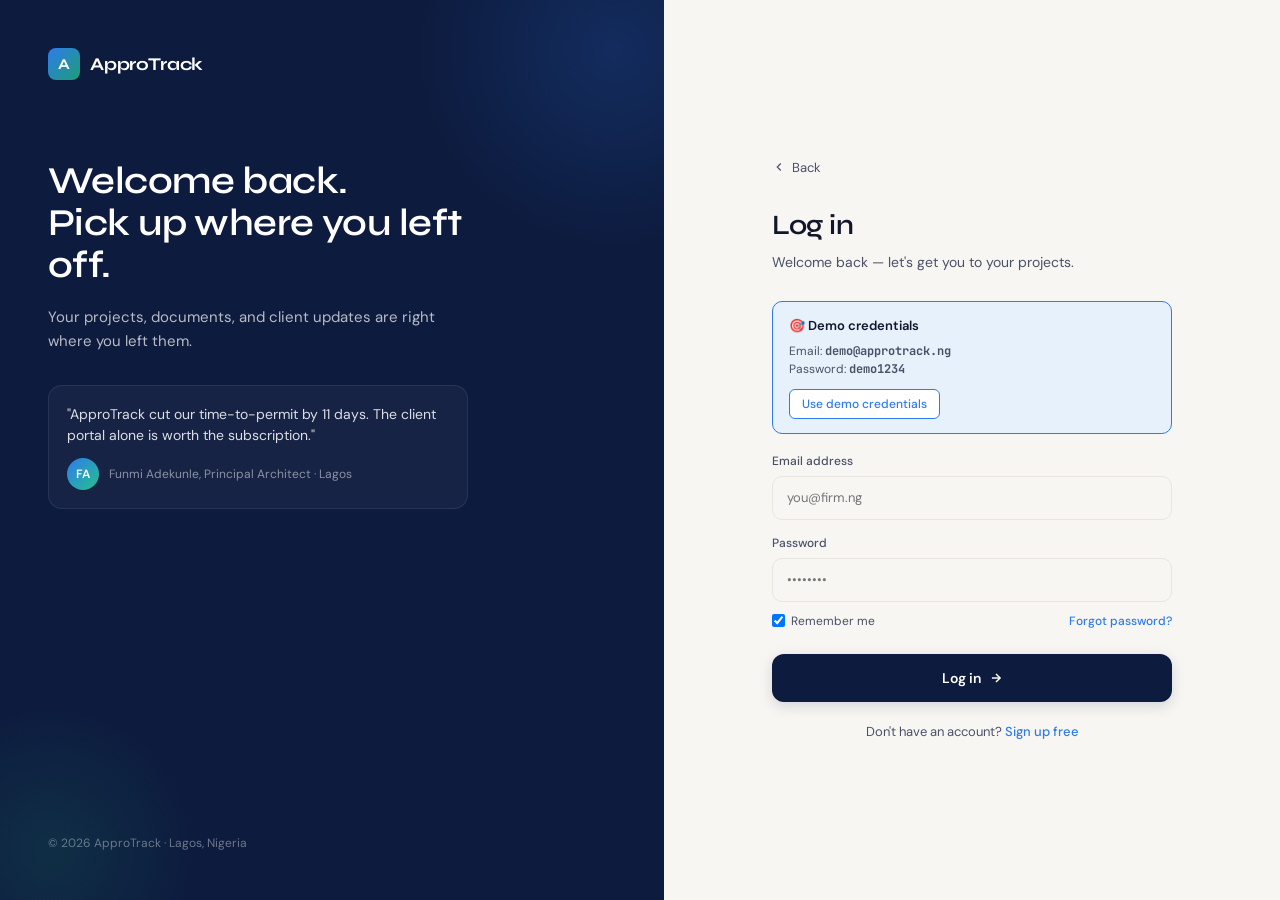
<file: documents.html>
<!DOCTYPE html>
<html lang="en">
<head>
<meta charset="UTF-8">
<meta name="viewport" content="width=device-width, initial-scale=1.0">
<title>Documents — ApproTrack</title>
<link rel="preconnect" href="https://fonts.googleapis.com">
<link rel="preconnect" href="https://fonts.gstatic.com" crossorigin>
<link href="https://fonts.googleapis.com/css2?family=Syne:wght@500;600;700&family=DM+Sans:wght@300;400;500;600&family=JetBrains+Mono:wght@400;500&display=swap" rel="stylesheet">
<link rel="stylesheet" href="styles.css">
</head>
<body data-page="documents">
<script src="auth.js"></script>
<script>
  // Guard: redirect to login.html if not authenticated
  if (!window.ApproAuth || !window.ApproAuth.requireAuth()) { /* redirected */ }
</script>

<div class="app">

  <!-- ============ SIDEBAR ============ -->
  <aside class="sidebar">
    <a class="logo-mark" id="logoMark" href="dashboard.html" title="ApproTrack — go to dashboard" style="text-decoration: none;">A</a>
    <nav class="nav">
      <a class="nav-item" href="dashboard.html" data-page="dashboard" title="Dashboard">
        <svg width="18" height="18" viewBox="0 0 24 24" fill="none" stroke="currentColor" stroke-width="2"><rect x="3" y="3" width="7" height="9"/><rect x="14" y="3" width="7" height="5"/><rect x="14" y="12" width="7" height="9"/><rect x="3" y="16" width="7" height="5"/></svg>
      </a>
      <a class="nav-item" href="projects.html" data-page="projects" title="Projects">
        <svg width="18" height="18" viewBox="0 0 24 24" fill="none" stroke="currentColor" stroke-width="2"><path d="M22 19a2 2 0 0 1-2 2H4a2 2 0 0 1-2-2V5a2 2 0 0 1 2-2h5l2 3h9a2 2 0 0 1 2 2z"/></svg>
      </a>
      <a class="nav-item" href="documents.html" data-page="documents" title="Documents">
        <svg width="18" height="18" viewBox="0 0 24 24" fill="none" stroke="currentColor" stroke-width="2"><path d="M14 2H6a2 2 0 0 0-2 2v16a2 2 0 0 0 2 2h12a2 2 0 0 0 2-2V8z"/><polyline points="14 2 14 8 20 8"/></svg>
      </a>
      <a class="nav-item" href="clients.html" data-page="clients" title="Clients">
        <svg width="18" height="18" viewBox="0 0 24 24" fill="none" stroke="currentColor" stroke-width="2"><path d="M17 21v-2a4 4 0 0 0-4-4H5a4 4 0 0 0-4 4v2"/><circle cx="9" cy="7" r="4"/><path d="M23 21v-2a4 4 0 0 0-3-3.87"/><path d="M16 3.13a4 4 0 0 1 0 7.75"/></svg>
      </a>
      <a class="nav-item" href="reports.html" data-page="reports" title="Reports">
        <svg width="18" height="18" viewBox="0 0 24 24" fill="none" stroke="currentColor" stroke-width="2"><line x1="18" y1="20" x2="18" y2="10"/><line x1="12" y1="20" x2="12" y2="4"/><line x1="6" y1="20" x2="6" y2="14"/></svg>
      </a>
    </nav>
    <div class="sidebar-bottom">
      <a class="nav-item" href="settings.html" data-page="settings" title="Settings">
        <svg width="18" height="18" viewBox="0 0 24 24" fill="none" stroke="currentColor" stroke-width="2"><circle cx="12" cy="12" r="3"/><path d="M19.4 15a1.65 1.65 0 0 0 .33 1.82l.06.06a2 2 0 0 1-2.83 2.83l-.06-.06a1.65 1.65 0 0 0-1.82-.33 1.65 1.65 0 0 0-1 1.51V21a2 2 0 0 1-4 0v-.09A1.65 1.65 0 0 0 9 19.4a1.65 1.65 0 0 0-1.82.33l-.06.06a2 2 0 0 1-2.83-2.83l.06-.06a1.65 1.65 0 0 0 .33-1.82 1.65 1.65 0 0 0-1.51-1H3a2 2 0 0 1 0-4h.09A1.65 1.65 0 0 0 4.6 9a1.65 1.65 0 0 0-.33-1.82l-.06-.06a2 2 0 0 1 2.83-2.83l.06.06a1.65 1.65 0 0 0 1.82.33H9a1.65 1.65 0 0 0 1-1.51V3a2 2 0 0 1 4 0v.09a1.65 1.65 0 0 0 1 1.51 1.65 1.65 0 0 0 1.82-.33l.06-.06a2 2 0 0 1 2.83 2.83l-.06.06a1.65 1.65 0 0 0-.33 1.82V9a1.65 1.65 0 0 0 1.51 1H21a2 2 0 0 1 0 4h-.09a1.65 1.65 0 0 0-1.51 1z"/></svg>
      </a>
      <div class="has-dropdown">
        <div class="avatar-sm" id="avatarBtn" title="Tunde Adebayo">TA</div>
        <div class="dropdown profile-dropdown" id="profileDropdown">
          <div class="dropdown-section-title">Tunde Adebayo · NIA</div>
          <button class="dropdown-item" data-action="profile-settings">
            <span class="ico"><svg width="14" height="14" viewBox="0 0 24 24" fill="none" stroke="currentColor" stroke-width="2"><path d="M20 21v-2a4 4 0 0 0-4-4H8a4 4 0 0 0-4 4v2"/><circle cx="12" cy="7" r="4"/></svg></span>
            My profile
          </button>
          <button class="dropdown-item" data-action="account-billing">
            <span class="ico"><svg width="14" height="14" viewBox="0 0 24 24" fill="none" stroke="currentColor" stroke-width="2"><rect x="1" y="4" width="22" height="16" rx="2"/><line x1="1" y1="10" x2="23" y2="10"/></svg></span>
            Billing &amp; plan
          </button>
          <button class="dropdown-item" data-action="open-settings">
            <span class="ico"><svg width="14" height="14" viewBox="0 0 24 24" fill="none" stroke="currentColor" stroke-width="2"><circle cx="12" cy="12" r="3"/><path d="M19.4 15a1.65 1.65 0 0 0 .33 1.82"/></svg></span>
            Workspace settings
          </button>
          <div class="dropdown-divider"></div>
          <button class="dropdown-item" data-action="help">
            <span class="ico"><svg width="14" height="14" viewBox="0 0 24 24" fill="none" stroke="currentColor" stroke-width="2"><circle cx="12" cy="12" r="10"/><path d="M9.09 9a3 3 0 0 1 5.83 1c0 2-3 3-3 3"/><line x1="12" y1="17" x2="12.01" y2="17"/></svg></span>
            Help &amp; support
          </button>
          <button class="dropdown-item danger" data-action="signout">
            <span class="ico"><svg width="14" height="14" viewBox="0 0 24 24" fill="none" stroke="currentColor" stroke-width="2"><path d="M9 21H5a2 2 0 0 1-2-2V5a2 2 0 0 1 2-2h4"/><polyline points="16 17 21 12 16 7"/><line x1="21" y1="12" x2="9" y2="12"/></svg></span>
            Sign out
          </button>
        </div>
      </div>
    </div>
  </aside>

  <!-- ============ MAIN ============ -->
  <main class="main">

    <!-- TOPBAR -->
    <header class="topbar">
      <div class="has-dropdown">
        <div class="project-switcher" id="projectSwitcher">
          <span style="font-family: 'JetBrains Mono', monospace; font-size: 11px; color: var(--text-3);" id="projectSwitcherId">LAG-2025-04</span>
          <span id="projectSwitcherName">Lekki Phase II Residence</span>
          <svg width="14" height="14" viewBox="0 0 24 24" fill="none" stroke="currentColor" stroke-width="2.5"><polyline points="6 9 12 15 18 9"/></svg>
        </div>
        <div class="dropdown project-dropdown" id="projectDropdown">
          <div class="dropdown-section-title">Switch project</div>
          <div id="projectDropdownList"></div>
          <div class="dropdown-divider"></div>
          <button class="dropdown-item" data-action="new-project-from-switcher">
            <span class="ico"><svg width="14" height="14" viewBox="0 0 24 24" fill="none" stroke="currentColor" stroke-width="2.5"><line x1="12" y1="5" x2="12" y2="19"/><line x1="5" y1="12" x2="19" y2="12"/></svg></span>
            New project
          </button>
          <button class="dropdown-item" data-action="view-all-projects">
            <span class="ico"><svg width="14" height="14" viewBox="0 0 24 24" fill="none" stroke="currentColor" stroke-width="2"><path d="M22 19a2 2 0 0 1-2 2H4a2 2 0 0 1-2-2V5a2 2 0 0 1 2-2h5l2 3h9a2 2 0 0 1 2 2z"/></svg></span>
            View all projects
          </button>
        </div>
      </div>
      <div class="breadcrumb" id="breadcrumb">
        <a href="projects.html" data-page="projects" style="cursor: pointer; color: inherit; text-decoration: none;">Projects</a>
        <span class="breadcrumb-sep">/</span>
        <strong id="breadcrumbCurrent">Lekki Phase II Residence</strong>
      </div>
      <div class="topbar-spacer"></div>
      <div class="search-wrap">
        <input class="search" id="searchInput" placeholder="Search projects, documents, clients…" />
        <div class="search-results" id="searchResults"></div>
      </div>
      <div class="view-toggle">
        <button class="active" id="archViewBtn"><span class="dot"></span> Architect view</button>
        <button id="clientViewBtn">Client view</button>
      </div>
      <div class="tier-badge free" id="tierBadge" title="Click to manage plan">
        <span class="tier-dot"></span>
        <span id="tierLabel">Free</span>
      </div>
      <div class="has-dropdown">
        <button class="icon-btn" title="Notifications" id="notifBtn">
          <svg width="16" height="16" viewBox="0 0 24 24" fill="none" stroke="currentColor" stroke-width="2"><path d="M18 8A6 6 0 0 0 6 8c0 7-3 9-3 9h18s-3-2-3-9"/><path d="M13.73 21a2 2 0 0 1-3.46 0"/></svg>
          <span class="badge" id="notifBadge"></span>
        </button>
        <div class="notif-panel" id="notifPanel">
          <div class="notif-head">
            <h4>Notifications</h4>
            <button class="notif-mark" id="markAllRead">Mark all as read</button>
          </div>
          <div class="notif-list" id="notifList"></div>
        </div>
      </div>
    </header>

    <!-- CONTENT -->
    <div class="content">

      <!-- ============ DASHBOARD PAGE ============ -->

      <div class="page active" id="page-documents">
        <div class="page-head">
          <div>
            <h1>Documents</h1>
            <p class="page-sub">Every drawing, report, and submission across all your projects.</p>
          </div>
          <div class="page-actions">
            <label class="btn btn-primary" for="docUploadInputGlobal">
              <svg width="14" height="14" viewBox="0 0 24 24" fill="none" stroke="currentColor" stroke-width="2.5"><path d="M21 15v4a2 2 0 0 1-2 2H5a2 2 0 0 1-2-2v-4"/><polyline points="17 8 12 3 7 8"/><line x1="12" y1="3" x2="12" y2="15"/></svg>
              Upload
              <input type="file" id="docUploadInputGlobal" style="display: none;" multiple />
            </label>
          </div>
        </div>

        <section class="panel">
          <div class="panel-head">
            <div class="panel-head-left">
              <h2 class="panel-title">All documents</h2>
              <span class="count-pill" id="docCount">11 files</span>
            </div>
            <div class="filter-row" id="docPageFilterRow">
              <button class="filter-pill active" data-filter="all">All</button>
              <button class="filter-pill" data-filter="submitted">Submitted</button>
              <button class="filter-pill" data-filter="pending">Awaiting</button>
              <button class="filter-pill" data-filter="acknowledged">Acknowledged</button>
              <button class="filter-pill" data-filter="revision">Revision</button>
            </div>
          </div>
          <div class="doc-grid" id="docPageGrid"></div>
        </section>
      </div><!-- /page-documents -->

</div>
  </main>
</div>


<!-- ============ NEW PROJECT MODAL ============ -->
<div class="modal-backdrop" id="newProjectModal">
  <div class="modal">
    <h3>Start a new project</h3>
    <p>Create a fresh approval-tracking workspace for your client.</p>

    <div class="field">
      <label>Project name</label>
      <input type="text" id="npName" placeholder="e.g. Victoria Island Office Tower" />
    </div>
    <div class="field-row">
      <div class="field">
        <label>Client name</label>
        <input type="text" id="npClient" placeholder="e.g. Mrs. Adaeze Eze" />
      </div>
      <div class="field">
        <label>Location</label>
        <input type="text" id="npLocation" placeholder="e.g. Ikoyi, Lagos" />
      </div>
    </div>
    <div class="field-row">
      <div class="field">
        <label>State</label>
        <select id="npState">
          <option>Lagos State</option>
          <option>Federal Capital Territory</option>
          <option>Rivers State</option>
          <option>Kano State</option>
          <option>Oyo State</option>
        </select>
      </div>
      <div class="field">
        <label>Filing agency</label>
        <select id="npAgency">
          <option>LASBCA</option>
          <option>FCDA</option>
          <option>RSMURD</option>
          <option>KANUPDA</option>
        </select>
      </div>
    </div>

    <div class="modal-actions">
      <button class="btn" data-close-modal="newProjectModal">Cancel</button>
      <button class="btn btn-primary" id="confirmNewProject">
        Create project
        <svg width="14" height="14" viewBox="0 0 24 24" fill="none" stroke="currentColor" stroke-width="2.5"><polyline points="20 6 9 17 4 12"/></svg>
      </button>
    </div>
  </div>
</div>

<!-- ============ NEW CLIENT MODAL ============ -->
<div class="modal-backdrop" id="newClientModal">
  <div class="modal">
    <h3>Add a new client</h3>
    <p>Add their details so they can be linked to a project.</p>
    <div class="field">
      <label>Full name</label>
      <input type="text" id="ncName" placeholder="e.g. Mrs. Adaeze Eze" />
    </div>
    <div class="field-row">
      <div class="field">
        <label>Email</label>
        <input type="email" id="ncEmail" placeholder="adaeze@…" />
      </div>
      <div class="field">
        <label>Phone</label>
        <input type="tel" id="ncPhone" placeholder="+234…" />
      </div>
    </div>
    <div class="modal-actions">
      <button class="btn" data-close-modal="newClientModal">Cancel</button>
      <button class="btn btn-primary" id="confirmNewClient">Add client</button>
    </div>
  </div>
</div>

<!-- ============ DOCUMENT PREVIEW MODAL ============ -->
<div class="modal-backdrop" id="docPreviewModal">
  <div class="modal doc-preview-modal">
    <div class="doc-preview-head">
      <div class="doc-icon" id="dpIcon">PDF</div>
      <div class="doc-preview-meta">
        <div class="doc-preview-title" id="dpTitle">Document</div>
        <div class="doc-preview-info" id="dpInfo">— · —</div>
      </div>
      <span class="status-badge" id="dpStatus"><span class="sb-dot"></span> Status</span>
    </div>
    <div class="doc-preview-body">
      <svg width="48" height="48" viewBox="0 0 24 24" fill="none" stroke="currentColor" stroke-width="1.5"><path d="M14 2H6a2 2 0 0 0-2 2v16a2 2 0 0 0 2 2h12a2 2 0 0 0 2-2V8z"/><polyline points="14 2 14 8 20 8"/></svg>
      <strong>Preview unavailable</strong>
      Use the actions below to download or share the original file.
    </div>
    <div class="modal-actions">
      <button class="btn" data-close-modal="docPreviewModal">Close</button>
      <button class="btn" data-action="download-doc">
        <svg width="14" height="14" viewBox="0 0 24 24" fill="none" stroke="currentColor" stroke-width="2"><path d="M21 15v4a2 2 0 0 1-2 2H5a2 2 0 0 1-2-2v-4"/><polyline points="7 10 12 15 17 10"/><line x1="12" y1="15" x2="12" y2="3"/></svg>
        Download
      </button>
      <button class="btn btn-primary" data-action="share-doc">
        <svg width="14" height="14" viewBox="0 0 24 24" fill="none" stroke="currentColor" stroke-width="2"><circle cx="18" cy="5" r="3"/><circle cx="6" cy="12" r="3"/><circle cx="18" cy="19" r="3"/><line x1="8.59" y1="13.51" x2="15.42" y2="17.49"/><line x1="15.41" y1="6.51" x2="8.59" y2="10.49"/></svg>
        Share with reviewer
      </button>
    </div>
  </div>
</div>

<!-- ============ CONFIRM MODAL ============ -->
<div class="modal-backdrop" id="confirmModal">
  <div class="modal" style="width: 420px;">
    <h3 id="confirmTitle">Confirm</h3>
    <p id="confirmMsg">Are you sure?</p>
    <div class="modal-actions">
      <button class="btn" data-close-modal="confirmModal">Cancel</button>
      <button class="btn btn-primary" id="confirmYes">Confirm</button>
    </div>
  </div>
</div>

<!-- ============ UPGRADE MODAL ============ -->
<div class="modal-backdrop" id="upgradeModal">
  <div class="modal upgrade-modal">
    <div class="upgrade-modal-head">
      <div class="upgrade-modal-icon">
        <svg width="22" height="22" viewBox="0 0 24 24" fill="none" stroke="currentColor" stroke-width="2"><polyline points="23 6 13.5 15.5 8.5 10.5 1 18"/><polyline points="17 6 23 6 23 12"/></svg>
      </div>
      <div>
        <h3 id="upgradeTitle">Upgrade to Professional</h3>
        <p id="upgradeMsg" style="margin: 0;">You've reached the 2-project limit on the Free plan.</p>
      </div>
    </div>

    <div class="upgrade-price-row" style="margin-top: 20px;">
      <div class="upgrade-price">₦18,000</div>
      <div class="upgrade-period">/ month · cancel anytime</div>
    </div>

    <div class="upgrade-features">
      <div class="upgrade-feat">
        <span class="check-mini"><svg width="10" height="10" viewBox="0 0 24 24" fill="none" stroke="currentColor" stroke-width="3"><polyline points="20 6 9 17 4 12"/></svg></span>
        <span><strong>Unlimited active projects</strong> — never hit a cap again</span>
      </div>
      <div class="upgrade-feat">
        <span class="check-mini"><svg width="10" height="10" viewBox="0 0 24 24" fill="none" stroke="currentColor" stroke-width="3"><polyline points="20 6 9 17 4 12"/></svg></span>
        <span>All states &amp; agencies (LASBCA, FCDA, RSMURD, KANUPDA)</span>
      </div>
      <div class="upgrade-feat">
        <span class="check-mini"><svg width="10" height="10" viewBox="0 0 24 24" fill="none" stroke="currentColor" stroke-width="3"><polyline points="20 6 9 17 4 12"/></svg></span>
        <span>Approval reports &amp; full audit trails</span>
      </div>
      <div class="upgrade-feat">
        <span class="check-mini"><svg width="10" height="10" viewBox="0 0 24 24" fill="none" stroke="currentColor" stroke-width="3"><polyline points="20 6 9 17 4 12"/></svg></span>
        <span>Custom branding on the client portal</span>
      </div>
      <div class="upgrade-feat">
        <span class="check-mini"><svg width="10" height="10" viewBox="0 0 24 24" fill="none" stroke="currentColor" stroke-width="3"><polyline points="20 6 9 17 4 12"/></svg></span>
        <span>Priority email support</span>
      </div>
    </div>

    <div class="modal-actions">
      <button class="btn" data-close-modal="upgradeModal">Maybe later</button>
      <button class="btn btn-primary" id="confirmUpgrade">
        Upgrade to Pro · ₦18,000/mo
        <svg width="14" height="14" viewBox="0 0 24 24" fill="none" stroke="currentColor" stroke-width="2.5"><line x1="5" y1="12" x2="19" y2="12"/><polyline points="12 5 19 12 12 19"/></svg>
      </button>
    </div>
  </div>
</div>

<!-- ============ TOAST CONTAINER ============ -->
<div class="toast-container" id="toastContainer"></div>

<!-- ============ UPDATE STATUS MODAL ============ -->
<div class="modal-backdrop" id="updateModal">
  <div class="modal">
    <h3>Update project status</h3>
    <p>Choose the new stage for <strong>Lekki Phase II Residence</strong>. Your client will see this update on their portal immediately.</p>

    <div class="stage-options">
      <div class="stage-option" data-stage="0">
        <div class="stage-radio"></div>
        <div class="stage-info">
          <div class="stage-info-name">Drafting / Upload</div>
          <div class="stage-info-desc">Preparing drawings &amp; documents</div>
        </div>
      </div>
      <div class="stage-option" data-stage="1">
        <div class="stage-radio"></div>
        <div class="stage-info">
          <div class="stage-info-name">Submitted to Government</div>
          <div class="stage-info-desc">Filed at LASBCA / state agency</div>
        </div>
      </div>
      <div class="stage-option selected" data-stage="2">
        <div class="stage-radio"></div>
        <div class="stage-info">
          <div class="stage-info-name">Under Review</div>
          <div class="stage-info-desc">Currently with assigned reviewer</div>
        </div>
      </div>
      <div class="stage-option" data-stage="3">
        <div class="stage-radio"></div>
        <div class="stage-info">
          <div class="stage-info-name">Approved</div>
          <div class="stage-info-desc">Permit issued, project cleared</div>
        </div>
      </div>
    </div>

    <div class="modal-actions">
      <button class="btn" id="cancelUpdate">Cancel</button>
      <button class="btn btn-primary" id="confirmUpdate">
        Confirm update
        <svg width="14" height="14" viewBox="0 0 24 24" fill="none" stroke="currentColor" stroke-width="2.5"><polyline points="20 6 9 17 4 12"/></svg>
      </button>
    </div>
  </div>
</div>

<!-- ============ CLIENT MODE OVERLAY ============ -->
<div class="client-mode" id="clientMode">
  <div class="client-mode-bar">
    <div class="client-mode-bar-left">
      <div class="logo-mark" style="margin: 0; width: 32px; height: 32px; font-size: 14px; border-radius: 8px;">A</div>
      <div class="client-mode-bar-text">
        <strong>You're previewing the client view.</strong><br>
        <small>This is what Mr. Chinedu Okafor sees when he logs in.</small>
      </div>
    </div>
    <button class="btn-ghost-light" id="exitClientMode">
      <svg width="14" height="14" viewBox="0 0 24 24" fill="none" stroke="currentColor" stroke-width="2"><line x1="18" y1="6" x2="6" y2="18"/><line x1="6" y1="6" x2="18" y2="18"/></svg>
      Exit preview
    </button>
  </div>

  <div class="client-mode-content">
    <p class="client-greeting">Hello Mr. Chinedu,</p>
    <h1>Your <em>Lekki Phase II Residence</em> approval is currently with the Lagos State reviewer.</h1>

    <div class="client-card">
      <div class="client-status-big">
        <div class="client-status-icon">
          <svg width="28" height="28" viewBox="0 0 24 24" fill="none" stroke="currentColor" stroke-width="2"><circle cx="12" cy="12" r="10"/><polyline points="12 6 12 12 16 14"/></svg>
        </div>
        <div class="client-status-text-block">
          <div class="client-status-label">CURRENT STAGE</div>
          <div class="client-status-value">Under Review</div>
          <div class="client-eta">Expected outcome: <strong>around 2 April 2026</strong> (≈ 28 days from submission)</div>
        </div>
      </div>

      <div class="client-stepper">
        <div class="client-step done">
          <div class="client-step-dot">
            <svg width="12" height="12" viewBox="0 0 24 24" fill="none" stroke="currentColor" stroke-width="3"><polyline points="20 6 9 17 4 12"/></svg>
          </div>
          <div class="client-step-label">Drawings prepared</div>
        </div>
        <div class="client-step done">
          <div class="client-step-dot">
            <svg width="12" height="12" viewBox="0 0 24 24" fill="none" stroke="currentColor" stroke-width="3"><polyline points="20 6 9 17 4 12"/></svg>
          </div>
          <div class="client-step-label">Filed with Lagos State</div>
        </div>
        <div class="client-step current">
          <div class="client-step-dot">3</div>
          <div class="client-step-label">Reviewer reviewing</div>
        </div>
        <div class="client-step">
          <div class="client-step-dot">4</div>
          <div class="client-step-label">Permit issued</div>
        </div>
      </div>
    </div>

    <div class="client-card" style="padding: 18px 20px;">
      <div style="display: flex; align-items: center; justify-content: space-between; margin-bottom: 14px;">
        <h4 style="font-family: 'Syne', sans-serif; font-size: 14px; font-weight: 600;">Recent updates</h4>
        <span style="font-family: 'JetBrains Mono', monospace; font-size: 10px; color: var(--text-3);">3 UPDATES</span>
      </div>

      <div style="display: flex; flex-direction: column; gap: 10px;">
        <div class="client-update-row">
          <div class="client-update-icon">
            <svg width="16" height="16" viewBox="0 0 24 24" fill="none" stroke="currentColor" stroke-width="2"><path d="M22 11.08V12a10 10 0 1 1-5.93-9.14"/><polyline points="22 4 12 14.01 9 11.01"/></svg>
          </div>
          <div class="client-update-content">
            <div class="client-update-time">2 DAYS AGO · TUE</div>
            <div class="client-update-msg"><strong>Reviewer assigned.</strong> Lagos State has officially received your file and assigned a reviewer. We'll update you as soon as we hear back from them.</div>
          </div>
        </div>
        <div class="client-update-row">
          <div class="client-update-icon" style="background: var(--emerald-dim); color: var(--emerald-deep);">
            <svg width="16" height="16" viewBox="0 0 24 24" fill="none" stroke="currentColor" stroke-width="2"><polyline points="20 6 9 17 4 12"/></svg>
          </div>
          <div class="client-update-content">
            <div class="client-update-time">14 DAYS AGO · 03 FEB</div>
            <div class="client-update-msg"><strong>Submitted to Lagos State.</strong> All required drawings and documents have been filed at LASBCA. Tracking number issued.</div>
          </div>
        </div>
        <div class="client-update-row">
          <div class="client-update-icon" style="background: var(--bg); color: var(--text-2);">
            <svg width="16" height="16" viewBox="0 0 24 24" fill="none" stroke="currentColor" stroke-width="2"><path d="M14 2H6a2 2 0 0 0-2 2v16a2 2 0 0 0 2 2h12a2 2 0 0 0 2-2V8z"/><polyline points="14 2 14 8 20 8"/></svg>
          </div>
          <div class="client-update-content">
            <div class="client-update-time">18 DAYS AGO · 28 JAN</div>
            <div class="client-update-msg"><strong>Drawings finalised.</strong> All architectural drawings and supporting documents completed and ready for submission.</div>
          </div>
        </div>
      </div>
    </div>

    <div class="arch-card">
      <div class="arch-avatar">TA</div>
      <div class="arch-info">
        <div class="arch-label">YOUR ARCHITECT</div>
        <div class="arch-name">Tunde Adebayo · NIA Registered</div>
      </div>
      <button class="arch-call-btn">
        <svg width="12" height="12" viewBox="0 0 24 24" fill="none" stroke="currentColor" stroke-width="2"><path d="M22 16.92v3a2 2 0 0 1-2.18 2 19.79 19.79 0 0 1-8.63-3.07 19.5 19.5 0 0 1-6-6 19.79 19.79 0 0 1-3.07-8.67A2 2 0 0 1 4.11 2h3a2 2 0 0 1 2 1.72c.13.96.37 1.9.72 2.81a2 2 0 0 1-.45 2.11L8.09 9.91a16 16 0 0 0 6 6l1.27-1.27a2 2 0 0 1 2.11-.45c.91.35 1.85.59 2.81.72A2 2 0 0 1 22 16.92z"/></svg>
        Call architect
      </button>
    </div>
  </div>
</div>


<script src="app.js"></script>
</body>
</html>
</file>
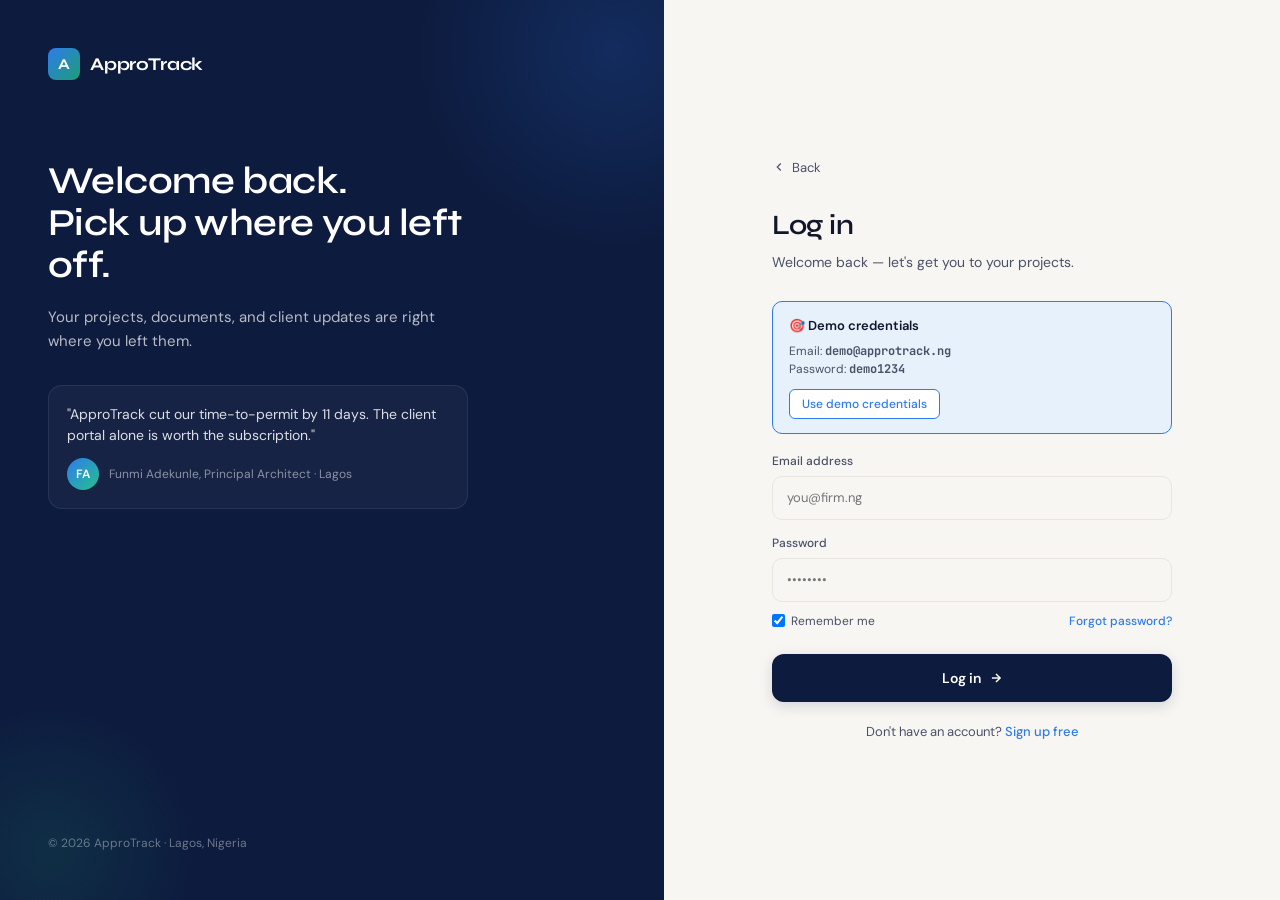
<file: login.html>
<!DOCTYPE html>
<html lang="en">
<head>
<meta charset="UTF-8">
<meta name="viewport" content="width=device-width, initial-scale=1.0">
<title>Log in — ApproTrack</title>
<link rel="preconnect" href="https://fonts.googleapis.com">
<link rel="preconnect" href="https://fonts.gstatic.com" crossorigin>
<link href="https://fonts.googleapis.com/css2?family=Syne:wght@500;600;700&family=DM+Sans:wght@300;400;500;600&family=JetBrains+Mono:wght@400;500&display=swap" rel="stylesheet">
<link rel="stylesheet" href="styles.css">
</head>
<body>
<script src="auth.js"></script>
<script>
  if (window.ApproAuth && window.ApproAuth.getSession()) {
    window.location.replace('dashboard.html');
  }
</script>

<div class="view auth-view active" id="view-login" style="display: flex;">
  <aside class="auth-side">
    <div class="auth-side-inner">
      <div class="landing-logo" data-go="landing">
        <div class="logo-mark">A</div>
        ApproTrack
      </div>
      <h2>Welcome back.<br/>Pick up where you left off.</h2>
      <p>Your projects, documents, and client updates are right where you left them.</p>

      <div class="auth-side-quote">
        <div class="auth-side-quote-text">"ApproTrack cut our time-to-permit by 11 days. The client portal alone is worth the subscription."</div>
        <div class="auth-side-quote-attr">
          <div class="auth-side-avatar">FA</div>
          Funmi Adekunle, Principal Architect · Lagos
        </div>
      </div>
    </div>
    <div class="auth-side-foot">© 2026 ApproTrack · Lagos, Nigeria</div>
  </aside>

  <div class="auth-form-side">
    <div class="auth-form-card">
      <button class="auth-back" data-go="landing">
        <svg width="14" height="14" viewBox="0 0 24 24" fill="none" stroke="currentColor" stroke-width="2"><polyline points="15 18 9 12 15 6"/></svg>
        Back
      </button>

      <h3>Log in</h3>
      <p class="subtitle">Welcome back — let's get you to your projects.</p>

      <div class="field">
        <label>Email address</label>
        <input type="email" id="loginEmail" placeholder="you@firm.ng" />
      </div>
      <div class="field">
        <label>Password</label>
        <input type="password" id="loginPass" placeholder="••••••••" />
      </div>
      <div style="display: flex; justify-content: space-between; align-items: center; font-size: 12px; margin-top: -4px;">
        <label style="display: flex; align-items: center; gap: 6px; color: var(--text-2); cursor: pointer;">
          <input type="checkbox" checked /> Remember me
        </label>
        <a style="color: var(--accent); cursor: pointer; font-weight: 500;" id="forgotPassword">Forgot password?</a>
      </div>

      <div class="auth-actions">
        <button class="btn-cta-primary" id="doLogin">
          Log in
          <svg width="14" height="14" viewBox="0 0 24 24" fill="none" stroke="currentColor" stroke-width="2.5"><line x1="5" y1="12" x2="19" y2="12"/><polyline points="12 5 19 12 12 19"/></svg>
        </button>
      </div>

      <div class="auth-switch">
        Don't have an account? <a data-go="signup">Sign up free</a>
      </div>
    </div>
  </div>
</div>


<div class="toast-container" id="toastContainer"></div>

<script>
(function () {
  document.querySelectorAll('[data-go]').forEach(function (el) {
    el.addEventListener('click', function (e) {
      e.preventDefault();
      var t = el.dataset.go;
      if (t === 'landing')      window.location.href = 'index.html';
      else if (t === 'signup')  window.location.href = 'signup.html';
      else if (t === 'login')   window.location.reload();
    });
  });

  function toast(msg, type, detail) {
    var c = document.getElementById('toastContainer');
    if (!c) return;
    var t = document.createElement('div');
    t.className = 'toast ' + (type || 'success');
    var iconSvg = '<svg width="14" height="14" viewBox="0 0 24 24" fill="none" stroke="white" stroke-width="3"><polyline points="20 6 9 17 4 12"/></svg>';
    if (type === 'error') iconSvg = '<svg width="14" height="14" viewBox="0 0 24 24" fill="none" stroke="white" stroke-width="2.5"><line x1="18" y1="6" x2="6" y2="18"/><line x1="6" y1="6" x2="18" y2="18"/></svg>';
    if (type === 'info')  iconSvg = '<svg width="14" height="14" viewBox="0 0 24 24" fill="none" stroke="white" stroke-width="2.5"><circle cx="12" cy="12" r="10"/><line x1="12" y1="16" x2="12" y2="12"/><line x1="12" y1="8" x2="12.01" y2="8"/></svg>';
    t.innerHTML = '<div class="toast-icon">' + iconSvg + '</div><div class="toast-text"><strong>' +
      msg + '</strong>' + (detail ? '<small>' + detail + '</small>' : '') + '</div>' +
      '<button class="toast-close" aria-label="Close"><svg width="14" height="14" viewBox="0 0 24 24" fill="none" stroke="currentColor" stroke-width="2"><line x1="18" y1="6" x2="6" y2="18"/><line x1="6" y1="6" x2="18" y2="18"/></svg></button>';
    c.appendChild(t);
    var rm = function () { t.classList.add('fade'); setTimeout(function () { t.remove(); }, 250); };
    t.querySelector('.toast-close').addEventListener('click', rm);
    setTimeout(rm, 4200);
  }

  // Insert a demo-credentials helper box right after the subtitle
  var demoBox = document.createElement('div');
  demoBox.style.cssText = 'margin: 12px 0 18px; padding: 14px 16px; background: var(--accent-dim); border: 1px solid var(--accent); border-radius: 10px; font-size: 12px; color: var(--text-2); line-height: 1.55;';
  demoBox.innerHTML =
    '<div style="font-weight: 600; color: var(--text); margin-bottom: 6px; font-size: 13px;">' +
    '🎯 Demo credentials</div>' +
    '<div>Email: <strong style="font-family: \'JetBrains Mono\', monospace;">demo@approtrack.ng</strong></div>' +
    '<div>Password: <strong style="font-family: \'JetBrains Mono\', monospace;">demo1234</strong></div>' +
    '<button id="useDemoBtn" type="button" style="margin-top: 10px; padding: 6px 12px; border: 1px solid var(--accent); background: #fff; color: var(--accent); border-radius: 6px; font-family: inherit; font-size: 12px; font-weight: 500; cursor: pointer;">Use demo credentials</button>';
  var subtitle = document.querySelector('.auth-form-card .subtitle');
  if (subtitle && subtitle.parentNode) {
    subtitle.parentNode.insertBefore(demoBox, subtitle.nextSibling);
  }
  var useDemoBtn = document.getElementById('useDemoBtn');
  if (useDemoBtn) useDemoBtn.addEventListener('click', function () {
    document.getElementById('loginEmail').value = window.ApproAuth.DEMO_EMAIL;
    document.getElementById('loginPass').value  = window.ApproAuth.DEMO_PASS;
  });

  function submit() {
    var email = document.getElementById('loginEmail').value.trim();
    var pass  = document.getElementById('loginPass').value;
    var res = window.ApproAuth.attemptLogin(email, pass);
    if (!res.ok) { toast(res.message || 'Login failed', 'error'); return; }
    try { sessionStorage.removeItem('approtrack_welcomed'); } catch (e) {}
    window.location.href = 'dashboard.html';
  }
  var doLogin = document.getElementById('doLogin');
  if (doLogin) doLogin.addEventListener('click', submit);
  ['loginEmail', 'loginPass'].forEach(function (id) {
    var el = document.getElementById(id);
    if (el) el.addEventListener('keydown', function (e) { if (e.key === 'Enter') submit(); });
  });

  var fp = document.getElementById('forgotPassword');
  if (fp) fp.addEventListener('click', function () {
    toast('Reset link sent', 'info', 'Check your email for instructions');
  });
})();
</script>
</body>
</html>
</file>
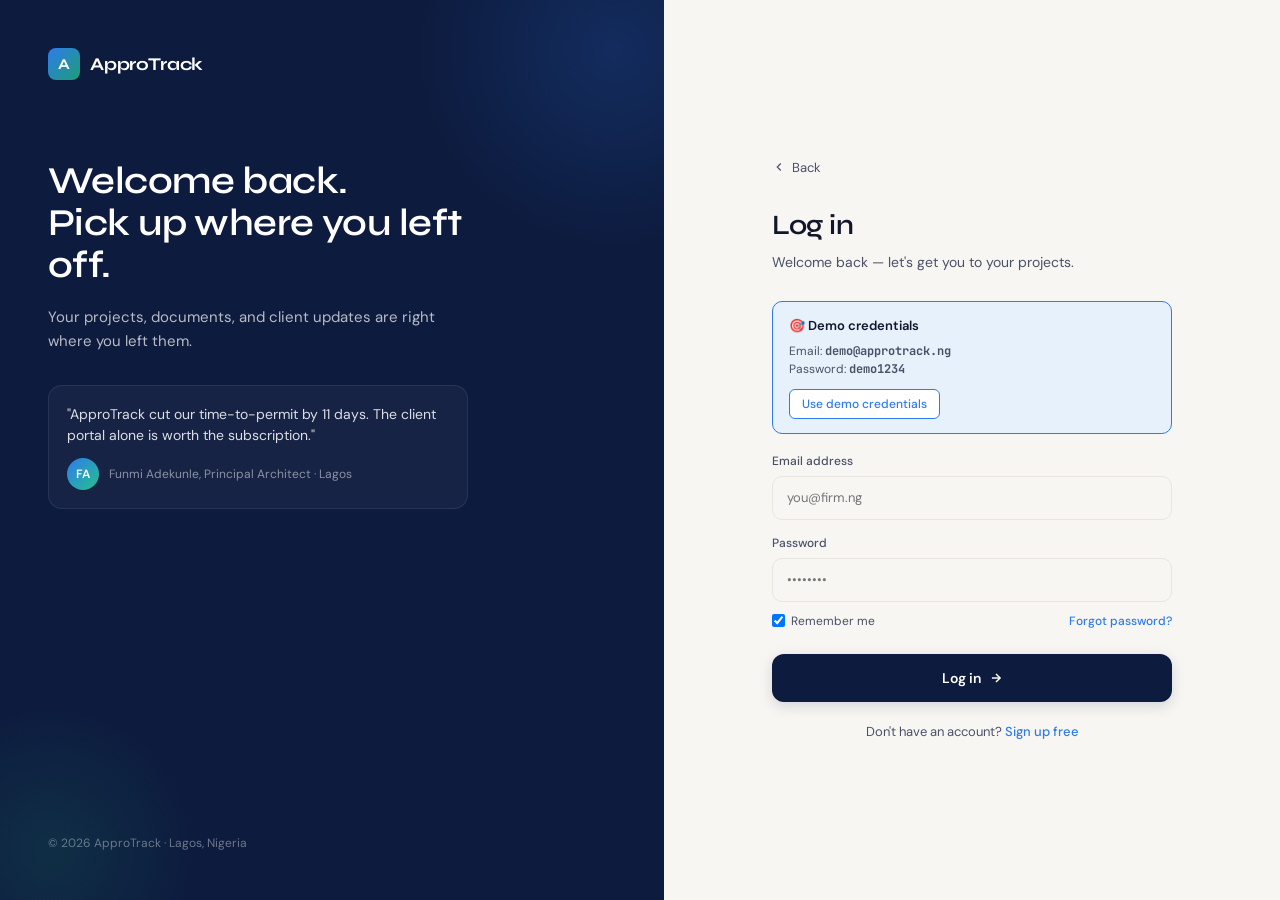
<file: projects.html>
<!DOCTYPE html>
<html lang="en">
<head>
<meta charset="UTF-8">
<meta name="viewport" content="width=device-width, initial-scale=1.0">
<title>Projects — ApproTrack</title>
<link rel="preconnect" href="https://fonts.googleapis.com">
<link rel="preconnect" href="https://fonts.gstatic.com" crossorigin>
<link href="https://fonts.googleapis.com/css2?family=Syne:wght@500;600;700&family=DM+Sans:wght@300;400;500;600&family=JetBrains+Mono:wght@400;500&display=swap" rel="stylesheet">
<link rel="stylesheet" href="styles.css">
</head>
<body data-page="projects">
<script src="auth.js"></script>
<script>
  // Guard: redirect to login.html if not authenticated
  if (!window.ApproAuth || !window.ApproAuth.requireAuth()) { /* redirected */ }
</script>

<div class="app">

  <!-- ============ SIDEBAR ============ -->
  <aside class="sidebar">
    <a class="logo-mark" id="logoMark" href="dashboard.html" title="ApproTrack — go to dashboard" style="text-decoration: none;">A</a>
    <nav class="nav">
      <a class="nav-item" href="dashboard.html" data-page="dashboard" title="Dashboard">
        <svg width="18" height="18" viewBox="0 0 24 24" fill="none" stroke="currentColor" stroke-width="2"><rect x="3" y="3" width="7" height="9"/><rect x="14" y="3" width="7" height="5"/><rect x="14" y="12" width="7" height="9"/><rect x="3" y="16" width="7" height="5"/></svg>
      </a>
      <a class="nav-item" href="projects.html" data-page="projects" title="Projects">
        <svg width="18" height="18" viewBox="0 0 24 24" fill="none" stroke="currentColor" stroke-width="2"><path d="M22 19a2 2 0 0 1-2 2H4a2 2 0 0 1-2-2V5a2 2 0 0 1 2-2h5l2 3h9a2 2 0 0 1 2 2z"/></svg>
      </a>
      <a class="nav-item" href="documents.html" data-page="documents" title="Documents">
        <svg width="18" height="18" viewBox="0 0 24 24" fill="none" stroke="currentColor" stroke-width="2"><path d="M14 2H6a2 2 0 0 0-2 2v16a2 2 0 0 0 2 2h12a2 2 0 0 0 2-2V8z"/><polyline points="14 2 14 8 20 8"/></svg>
      </a>
      <a class="nav-item" href="clients.html" data-page="clients" title="Clients">
        <svg width="18" height="18" viewBox="0 0 24 24" fill="none" stroke="currentColor" stroke-width="2"><path d="M17 21v-2a4 4 0 0 0-4-4H5a4 4 0 0 0-4 4v2"/><circle cx="9" cy="7" r="4"/><path d="M23 21v-2a4 4 0 0 0-3-3.87"/><path d="M16 3.13a4 4 0 0 1 0 7.75"/></svg>
      </a>
      <a class="nav-item" href="reports.html" data-page="reports" title="Reports">
        <svg width="18" height="18" viewBox="0 0 24 24" fill="none" stroke="currentColor" stroke-width="2"><line x1="18" y1="20" x2="18" y2="10"/><line x1="12" y1="20" x2="12" y2="4"/><line x1="6" y1="20" x2="6" y2="14"/></svg>
      </a>
    </nav>
    <div class="sidebar-bottom">
      <a class="nav-item" href="settings.html" data-page="settings" title="Settings">
        <svg width="18" height="18" viewBox="0 0 24 24" fill="none" stroke="currentColor" stroke-width="2"><circle cx="12" cy="12" r="3"/><path d="M19.4 15a1.65 1.65 0 0 0 .33 1.82l.06.06a2 2 0 0 1-2.83 2.83l-.06-.06a1.65 1.65 0 0 0-1.82-.33 1.65 1.65 0 0 0-1 1.51V21a2 2 0 0 1-4 0v-.09A1.65 1.65 0 0 0 9 19.4a1.65 1.65 0 0 0-1.82.33l-.06.06a2 2 0 0 1-2.83-2.83l.06-.06a1.65 1.65 0 0 0 .33-1.82 1.65 1.65 0 0 0-1.51-1H3a2 2 0 0 1 0-4h.09A1.65 1.65 0 0 0 4.6 9a1.65 1.65 0 0 0-.33-1.82l-.06-.06a2 2 0 0 1 2.83-2.83l.06.06a1.65 1.65 0 0 0 1.82.33H9a1.65 1.65 0 0 0 1-1.51V3a2 2 0 0 1 4 0v.09a1.65 1.65 0 0 0 1 1.51 1.65 1.65 0 0 0 1.82-.33l.06-.06a2 2 0 0 1 2.83 2.83l-.06.06a1.65 1.65 0 0 0-.33 1.82V9a1.65 1.65 0 0 0 1.51 1H21a2 2 0 0 1 0 4h-.09a1.65 1.65 0 0 0-1.51 1z"/></svg>
      </a>
      <div class="has-dropdown">
        <div class="avatar-sm" id="avatarBtn" title="Tunde Adebayo">TA</div>
        <div class="dropdown profile-dropdown" id="profileDropdown">
          <div class="dropdown-section-title">Tunde Adebayo · NIA</div>
          <button class="dropdown-item" data-action="profile-settings">
            <span class="ico"><svg width="14" height="14" viewBox="0 0 24 24" fill="none" stroke="currentColor" stroke-width="2"><path d="M20 21v-2a4 4 0 0 0-4-4H8a4 4 0 0 0-4 4v2"/><circle cx="12" cy="7" r="4"/></svg></span>
            My profile
          </button>
          <button class="dropdown-item" data-action="account-billing">
            <span class="ico"><svg width="14" height="14" viewBox="0 0 24 24" fill="none" stroke="currentColor" stroke-width="2"><rect x="1" y="4" width="22" height="16" rx="2"/><line x1="1" y1="10" x2="23" y2="10"/></svg></span>
            Billing &amp; plan
          </button>
          <button class="dropdown-item" data-action="open-settings">
            <span class="ico"><svg width="14" height="14" viewBox="0 0 24 24" fill="none" stroke="currentColor" stroke-width="2"><circle cx="12" cy="12" r="3"/><path d="M19.4 15a1.65 1.65 0 0 0 .33 1.82"/></svg></span>
            Workspace settings
          </button>
          <div class="dropdown-divider"></div>
          <button class="dropdown-item" data-action="help">
            <span class="ico"><svg width="14" height="14" viewBox="0 0 24 24" fill="none" stroke="currentColor" stroke-width="2"><circle cx="12" cy="12" r="10"/><path d="M9.09 9a3 3 0 0 1 5.83 1c0 2-3 3-3 3"/><line x1="12" y1="17" x2="12.01" y2="17"/></svg></span>
            Help &amp; support
          </button>
          <button class="dropdown-item danger" data-action="signout">
            <span class="ico"><svg width="14" height="14" viewBox="0 0 24 24" fill="none" stroke="currentColor" stroke-width="2"><path d="M9 21H5a2 2 0 0 1-2-2V5a2 2 0 0 1 2-2h4"/><polyline points="16 17 21 12 16 7"/><line x1="21" y1="12" x2="9" y2="12"/></svg></span>
            Sign out
          </button>
        </div>
      </div>
    </div>
  </aside>

  <!-- ============ MAIN ============ -->
  <main class="main">

    <!-- TOPBAR -->
    <header class="topbar">
      <div class="has-dropdown">
        <div class="project-switcher" id="projectSwitcher">
          <span style="font-family: 'JetBrains Mono', monospace; font-size: 11px; color: var(--text-3);" id="projectSwitcherId">LAG-2025-04</span>
          <span id="projectSwitcherName">Lekki Phase II Residence</span>
          <svg width="14" height="14" viewBox="0 0 24 24" fill="none" stroke="currentColor" stroke-width="2.5"><polyline points="6 9 12 15 18 9"/></svg>
        </div>
        <div class="dropdown project-dropdown" id="projectDropdown">
          <div class="dropdown-section-title">Switch project</div>
          <div id="projectDropdownList"></div>
          <div class="dropdown-divider"></div>
          <button class="dropdown-item" data-action="new-project-from-switcher">
            <span class="ico"><svg width="14" height="14" viewBox="0 0 24 24" fill="none" stroke="currentColor" stroke-width="2.5"><line x1="12" y1="5" x2="12" y2="19"/><line x1="5" y1="12" x2="19" y2="12"/></svg></span>
            New project
          </button>
          <button class="dropdown-item" data-action="view-all-projects">
            <span class="ico"><svg width="14" height="14" viewBox="0 0 24 24" fill="none" stroke="currentColor" stroke-width="2"><path d="M22 19a2 2 0 0 1-2 2H4a2 2 0 0 1-2-2V5a2 2 0 0 1 2-2h5l2 3h9a2 2 0 0 1 2 2z"/></svg></span>
            View all projects
          </button>
        </div>
      </div>
      <div class="breadcrumb" id="breadcrumb">
        <a href="projects.html" data-page="projects" style="cursor: pointer; color: inherit; text-decoration: none;">Projects</a>
        <span class="breadcrumb-sep">/</span>
        <strong id="breadcrumbCurrent">Lekki Phase II Residence</strong>
      </div>
      <div class="topbar-spacer"></div>
      <div class="search-wrap">
        <input class="search" id="searchInput" placeholder="Search projects, documents, clients…" />
        <div class="search-results" id="searchResults"></div>
      </div>
      <div class="view-toggle">
        <button class="active" id="archViewBtn"><span class="dot"></span> Architect view</button>
        <button id="clientViewBtn">Client view</button>
      </div>
      <div class="tier-badge free" id="tierBadge" title="Click to manage plan">
        <span class="tier-dot"></span>
        <span id="tierLabel">Free</span>
      </div>
      <div class="has-dropdown">
        <button class="icon-btn" title="Notifications" id="notifBtn">
          <svg width="16" height="16" viewBox="0 0 24 24" fill="none" stroke="currentColor" stroke-width="2"><path d="M18 8A6 6 0 0 0 6 8c0 7-3 9-3 9h18s-3-2-3-9"/><path d="M13.73 21a2 2 0 0 1-3.46 0"/></svg>
          <span class="badge" id="notifBadge"></span>
        </button>
        <div class="notif-panel" id="notifPanel">
          <div class="notif-head">
            <h4>Notifications</h4>
            <button class="notif-mark" id="markAllRead">Mark all as read</button>
          </div>
          <div class="notif-list" id="notifList"></div>
        </div>
      </div>
    </header>

    <!-- CONTENT -->
    <div class="content">

      <!-- ============ DASHBOARD PAGE ============ -->

      <div class="page active" id="page-projects">
        <div class="page-head">
          <div>
            <h1>Projects</h1>
            <p class="page-sub">All your active and completed approval projects in one place.</p>
          </div>
          <div class="page-actions">
            <button class="btn" data-action="export-projects">
              <svg width="14" height="14" viewBox="0 0 24 24" fill="none" stroke="currentColor" stroke-width="2"><path d="M21 15v4a2 2 0 0 1-2 2H5a2 2 0 0 1-2-2v-4"/><polyline points="7 10 12 15 17 10"/><line x1="12" y1="15" x2="12" y2="3"/></svg>
              Export
            </button>
            <button class="btn btn-primary" id="newProjectBtn2">
              <svg width="14" height="14" viewBox="0 0 24 24" fill="none" stroke="currentColor" stroke-width="2.5"><line x1="12" y1="5" x2="12" y2="19"/><line x1="5" y1="12" x2="19" y2="12"/></svg>
              New Project
            </button>
          </div>
        </div>

        <div class="stat-cards">
          <div class="stat-card">
            <div class="stat-label">Active projects</div>
            <div class="stat-value" id="statActive">4</div>
            <div class="stat-trend up">
              <svg width="12" height="12" viewBox="0 0 24 24" fill="none" stroke="currentColor" stroke-width="2.5"><polyline points="18 15 12 9 6 15"/></svg>
              2 this quarter
            </div>
          </div>
          <div class="stat-card">
            <div class="stat-label">In review</div>
            <div class="stat-value">2</div>
            <div class="stat-trend">Avg ~28 days</div>
          </div>
          <div class="stat-card">
            <div class="stat-label">Approved this year</div>
            <div class="stat-value">7</div>
            <div class="stat-trend up">
              <svg width="12" height="12" viewBox="0 0 24 24" fill="none" stroke="currentColor" stroke-width="2.5"><polyline points="18 15 12 9 6 15"/></svg>
              +40% YoY
            </div>
          </div>
          <div class="stat-card">
            <div class="stat-label">Awaiting revision</div>
            <div class="stat-value">1</div>
            <div class="stat-trend down">
              <svg width="12" height="12" viewBox="0 0 24 24" fill="none" stroke="currentColor" stroke-width="2.5"><polyline points="6 9 12 15 18 9"/></svg>
              Needs attention
            </div>
          </div>
        </div>

        <div class="list-card">
          <div class="list-row list-head projects-grid">
            <div>Project</div>
            <div>Client</div>
            <div>Stage</div>
            <div>Updated</div>
            <div></div>
          </div>
          <div id="projectsListBody"></div>
        </div>
      </div><!-- /page-projects -->

</div>
  </main>
</div>


<!-- ============ NEW PROJECT MODAL ============ -->
<div class="modal-backdrop" id="newProjectModal">
  <div class="modal">
    <h3>Start a new project</h3>
    <p>Create a fresh approval-tracking workspace for your client.</p>

    <div class="field">
      <label>Project name</label>
      <input type="text" id="npName" placeholder="e.g. Victoria Island Office Tower" />
    </div>
    <div class="field-row">
      <div class="field">
        <label>Client name</label>
        <input type="text" id="npClient" placeholder="e.g. Mrs. Adaeze Eze" />
      </div>
      <div class="field">
        <label>Location</label>
        <input type="text" id="npLocation" placeholder="e.g. Ikoyi, Lagos" />
      </div>
    </div>
    <div class="field-row">
      <div class="field">
        <label>State</label>
        <select id="npState">
          <option>Lagos State</option>
          <option>Federal Capital Territory</option>
          <option>Rivers State</option>
          <option>Kano State</option>
          <option>Oyo State</option>
        </select>
      </div>
      <div class="field">
        <label>Filing agency</label>
        <select id="npAgency">
          <option>LASBCA</option>
          <option>FCDA</option>
          <option>RSMURD</option>
          <option>KANUPDA</option>
        </select>
      </div>
    </div>

    <div class="modal-actions">
      <button class="btn" data-close-modal="newProjectModal">Cancel</button>
      <button class="btn btn-primary" id="confirmNewProject">
        Create project
        <svg width="14" height="14" viewBox="0 0 24 24" fill="none" stroke="currentColor" stroke-width="2.5"><polyline points="20 6 9 17 4 12"/></svg>
      </button>
    </div>
  </div>
</div>

<!-- ============ NEW CLIENT MODAL ============ -->
<div class="modal-backdrop" id="newClientModal">
  <div class="modal">
    <h3>Add a new client</h3>
    <p>Add their details so they can be linked to a project.</p>
    <div class="field">
      <label>Full name</label>
      <input type="text" id="ncName" placeholder="e.g. Mrs. Adaeze Eze" />
    </div>
    <div class="field-row">
      <div class="field">
        <label>Email</label>
        <input type="email" id="ncEmail" placeholder="adaeze@…" />
      </div>
      <div class="field">
        <label>Phone</label>
        <input type="tel" id="ncPhone" placeholder="+234…" />
      </div>
    </div>
    <div class="modal-actions">
      <button class="btn" data-close-modal="newClientModal">Cancel</button>
      <button class="btn btn-primary" id="confirmNewClient">Add client</button>
    </div>
  </div>
</div>

<!-- ============ DOCUMENT PREVIEW MODAL ============ -->
<div class="modal-backdrop" id="docPreviewModal">
  <div class="modal doc-preview-modal">
    <div class="doc-preview-head">
      <div class="doc-icon" id="dpIcon">PDF</div>
      <div class="doc-preview-meta">
        <div class="doc-preview-title" id="dpTitle">Document</div>
        <div class="doc-preview-info" id="dpInfo">— · —</div>
      </div>
      <span class="status-badge" id="dpStatus"><span class="sb-dot"></span> Status</span>
    </div>
    <div class="doc-preview-body">
      <svg width="48" height="48" viewBox="0 0 24 24" fill="none" stroke="currentColor" stroke-width="1.5"><path d="M14 2H6a2 2 0 0 0-2 2v16a2 2 0 0 0 2 2h12a2 2 0 0 0 2-2V8z"/><polyline points="14 2 14 8 20 8"/></svg>
      <strong>Preview unavailable</strong>
      Use the actions below to download or share the original file.
    </div>
    <div class="modal-actions">
      <button class="btn" data-close-modal="docPreviewModal">Close</button>
      <button class="btn" data-action="download-doc">
        <svg width="14" height="14" viewBox="0 0 24 24" fill="none" stroke="currentColor" stroke-width="2"><path d="M21 15v4a2 2 0 0 1-2 2H5a2 2 0 0 1-2-2v-4"/><polyline points="7 10 12 15 17 10"/><line x1="12" y1="15" x2="12" y2="3"/></svg>
        Download
      </button>
      <button class="btn btn-primary" data-action="share-doc">
        <svg width="14" height="14" viewBox="0 0 24 24" fill="none" stroke="currentColor" stroke-width="2"><circle cx="18" cy="5" r="3"/><circle cx="6" cy="12" r="3"/><circle cx="18" cy="19" r="3"/><line x1="8.59" y1="13.51" x2="15.42" y2="17.49"/><line x1="15.41" y1="6.51" x2="8.59" y2="10.49"/></svg>
        Share with reviewer
      </button>
    </div>
  </div>
</div>

<!-- ============ CONFIRM MODAL ============ -->
<div class="modal-backdrop" id="confirmModal">
  <div class="modal" style="width: 420px;">
    <h3 id="confirmTitle">Confirm</h3>
    <p id="confirmMsg">Are you sure?</p>
    <div class="modal-actions">
      <button class="btn" data-close-modal="confirmModal">Cancel</button>
      <button class="btn btn-primary" id="confirmYes">Confirm</button>
    </div>
  </div>
</div>

<!-- ============ UPGRADE MODAL ============ -->
<div class="modal-backdrop" id="upgradeModal">
  <div class="modal upgrade-modal">
    <div class="upgrade-modal-head">
      <div class="upgrade-modal-icon">
        <svg width="22" height="22" viewBox="0 0 24 24" fill="none" stroke="currentColor" stroke-width="2"><polyline points="23 6 13.5 15.5 8.5 10.5 1 18"/><polyline points="17 6 23 6 23 12"/></svg>
      </div>
      <div>
        <h3 id="upgradeTitle">Upgrade to Professional</h3>
        <p id="upgradeMsg" style="margin: 0;">You've reached the 2-project limit on the Free plan.</p>
      </div>
    </div>

    <div class="upgrade-price-row" style="margin-top: 20px;">
      <div class="upgrade-price">₦18,000</div>
      <div class="upgrade-period">/ month · cancel anytime</div>
    </div>

    <div class="upgrade-features">
      <div class="upgrade-feat">
        <span class="check-mini"><svg width="10" height="10" viewBox="0 0 24 24" fill="none" stroke="currentColor" stroke-width="3"><polyline points="20 6 9 17 4 12"/></svg></span>
        <span><strong>Unlimited active projects</strong> — never hit a cap again</span>
      </div>
      <div class="upgrade-feat">
        <span class="check-mini"><svg width="10" height="10" viewBox="0 0 24 24" fill="none" stroke="currentColor" stroke-width="3"><polyline points="20 6 9 17 4 12"/></svg></span>
        <span>All states &amp; agencies (LASBCA, FCDA, RSMURD, KANUPDA)</span>
      </div>
      <div class="upgrade-feat">
        <span class="check-mini"><svg width="10" height="10" viewBox="0 0 24 24" fill="none" stroke="currentColor" stroke-width="3"><polyline points="20 6 9 17 4 12"/></svg></span>
        <span>Approval reports &amp; full audit trails</span>
      </div>
      <div class="upgrade-feat">
        <span class="check-mini"><svg width="10" height="10" viewBox="0 0 24 24" fill="none" stroke="currentColor" stroke-width="3"><polyline points="20 6 9 17 4 12"/></svg></span>
        <span>Custom branding on the client portal</span>
      </div>
      <div class="upgrade-feat">
        <span class="check-mini"><svg width="10" height="10" viewBox="0 0 24 24" fill="none" stroke="currentColor" stroke-width="3"><polyline points="20 6 9 17 4 12"/></svg></span>
        <span>Priority email support</span>
      </div>
    </div>

    <div class="modal-actions">
      <button class="btn" data-close-modal="upgradeModal">Maybe later</button>
      <button class="btn btn-primary" id="confirmUpgrade">
        Upgrade to Pro · ₦18,000/mo
        <svg width="14" height="14" viewBox="0 0 24 24" fill="none" stroke="currentColor" stroke-width="2.5"><line x1="5" y1="12" x2="19" y2="12"/><polyline points="12 5 19 12 12 19"/></svg>
      </button>
    </div>
  </div>
</div>

<!-- ============ TOAST CONTAINER ============ -->
<div class="toast-container" id="toastContainer"></div>

<!-- ============ UPDATE STATUS MODAL ============ -->
<div class="modal-backdrop" id="updateModal">
  <div class="modal">
    <h3>Update project status</h3>
    <p>Choose the new stage for <strong>Lekki Phase II Residence</strong>. Your client will see this update on their portal immediately.</p>

    <div class="stage-options">
      <div class="stage-option" data-stage="0">
        <div class="stage-radio"></div>
        <div class="stage-info">
          <div class="stage-info-name">Drafting / Upload</div>
          <div class="stage-info-desc">Preparing drawings &amp; documents</div>
        </div>
      </div>
      <div class="stage-option" data-stage="1">
        <div class="stage-radio"></div>
        <div class="stage-info">
          <div class="stage-info-name">Submitted to Government</div>
          <div class="stage-info-desc">Filed at LASBCA / state agency</div>
        </div>
      </div>
      <div class="stage-option selected" data-stage="2">
        <div class="stage-radio"></div>
        <div class="stage-info">
          <div class="stage-info-name">Under Review</div>
          <div class="stage-info-desc">Currently with assigned reviewer</div>
        </div>
      </div>
      <div class="stage-option" data-stage="3">
        <div class="stage-radio"></div>
        <div class="stage-info">
          <div class="stage-info-name">Approved</div>
          <div class="stage-info-desc">Permit issued, project cleared</div>
        </div>
      </div>
    </div>

    <div class="modal-actions">
      <button class="btn" id="cancelUpdate">Cancel</button>
      <button class="btn btn-primary" id="confirmUpdate">
        Confirm update
        <svg width="14" height="14" viewBox="0 0 24 24" fill="none" stroke="currentColor" stroke-width="2.5"><polyline points="20 6 9 17 4 12"/></svg>
      </button>
    </div>
  </div>
</div>

<!-- ============ CLIENT MODE OVERLAY ============ -->
<div class="client-mode" id="clientMode">
  <div class="client-mode-bar">
    <div class="client-mode-bar-left">
      <div class="logo-mark" style="margin: 0; width: 32px; height: 32px; font-size: 14px; border-radius: 8px;">A</div>
      <div class="client-mode-bar-text">
        <strong>You're previewing the client view.</strong><br>
        <small>This is what Mr. Chinedu Okafor sees when he logs in.</small>
      </div>
    </div>
    <button class="btn-ghost-light" id="exitClientMode">
      <svg width="14" height="14" viewBox="0 0 24 24" fill="none" stroke="currentColor" stroke-width="2"><line x1="18" y1="6" x2="6" y2="18"/><line x1="6" y1="6" x2="18" y2="18"/></svg>
      Exit preview
    </button>
  </div>

  <div class="client-mode-content">
    <p class="client-greeting">Hello Mr. Chinedu,</p>
    <h1>Your <em>Lekki Phase II Residence</em> approval is currently with the Lagos State reviewer.</h1>

    <div class="client-card">
      <div class="client-status-big">
        <div class="client-status-icon">
          <svg width="28" height="28" viewBox="0 0 24 24" fill="none" stroke="currentColor" stroke-width="2"><circle cx="12" cy="12" r="10"/><polyline points="12 6 12 12 16 14"/></svg>
        </div>
        <div class="client-status-text-block">
          <div class="client-status-label">CURRENT STAGE</div>
          <div class="client-status-value">Under Review</div>
          <div class="client-eta">Expected outcome: <strong>around 2 April 2026</strong> (≈ 28 days from submission)</div>
        </div>
      </div>

      <div class="client-stepper">
        <div class="client-step done">
          <div class="client-step-dot">
            <svg width="12" height="12" viewBox="0 0 24 24" fill="none" stroke="currentColor" stroke-width="3"><polyline points="20 6 9 17 4 12"/></svg>
          </div>
          <div class="client-step-label">Drawings prepared</div>
        </div>
        <div class="client-step done">
          <div class="client-step-dot">
            <svg width="12" height="12" viewBox="0 0 24 24" fill="none" stroke="currentColor" stroke-width="3"><polyline points="20 6 9 17 4 12"/></svg>
          </div>
          <div class="client-step-label">Filed with Lagos State</div>
        </div>
        <div class="client-step current">
          <div class="client-step-dot">3</div>
          <div class="client-step-label">Reviewer reviewing</div>
        </div>
        <div class="client-step">
          <div class="client-step-dot">4</div>
          <div class="client-step-label">Permit issued</div>
        </div>
      </div>
    </div>

    <div class="client-card" style="padding: 18px 20px;">
      <div style="display: flex; align-items: center; justify-content: space-between; margin-bottom: 14px;">
        <h4 style="font-family: 'Syne', sans-serif; font-size: 14px; font-weight: 600;">Recent updates</h4>
        <span style="font-family: 'JetBrains Mono', monospace; font-size: 10px; color: var(--text-3);">3 UPDATES</span>
      </div>

      <div style="display: flex; flex-direction: column; gap: 10px;">
        <div class="client-update-row">
          <div class="client-update-icon">
            <svg width="16" height="16" viewBox="0 0 24 24" fill="none" stroke="currentColor" stroke-width="2"><path d="M22 11.08V12a10 10 0 1 1-5.93-9.14"/><polyline points="22 4 12 14.01 9 11.01"/></svg>
          </div>
          <div class="client-update-content">
            <div class="client-update-time">2 DAYS AGO · TUE</div>
            <div class="client-update-msg"><strong>Reviewer assigned.</strong> Lagos State has officially received your file and assigned a reviewer. We'll update you as soon as we hear back from them.</div>
          </div>
        </div>
        <div class="client-update-row">
          <div class="client-update-icon" style="background: var(--emerald-dim); color: var(--emerald-deep);">
            <svg width="16" height="16" viewBox="0 0 24 24" fill="none" stroke="currentColor" stroke-width="2"><polyline points="20 6 9 17 4 12"/></svg>
          </div>
          <div class="client-update-content">
            <div class="client-update-time">14 DAYS AGO · 03 FEB</div>
            <div class="client-update-msg"><strong>Submitted to Lagos State.</strong> All required drawings and documents have been filed at LASBCA. Tracking number issued.</div>
          </div>
        </div>
        <div class="client-update-row">
          <div class="client-update-icon" style="background: var(--bg); color: var(--text-2);">
            <svg width="16" height="16" viewBox="0 0 24 24" fill="none" stroke="currentColor" stroke-width="2"><path d="M14 2H6a2 2 0 0 0-2 2v16a2 2 0 0 0 2 2h12a2 2 0 0 0 2-2V8z"/><polyline points="14 2 14 8 20 8"/></svg>
          </div>
          <div class="client-update-content">
            <div class="client-update-time">18 DAYS AGO · 28 JAN</div>
            <div class="client-update-msg"><strong>Drawings finalised.</strong> All architectural drawings and supporting documents completed and ready for submission.</div>
          </div>
        </div>
      </div>
    </div>

    <div class="arch-card">
      <div class="arch-avatar">TA</div>
      <div class="arch-info">
        <div class="arch-label">YOUR ARCHITECT</div>
        <div class="arch-name">Tunde Adebayo · NIA Registered</div>
      </div>
      <button class="arch-call-btn">
        <svg width="12" height="12" viewBox="0 0 24 24" fill="none" stroke="currentColor" stroke-width="2"><path d="M22 16.92v3a2 2 0 0 1-2.18 2 19.79 19.79 0 0 1-8.63-3.07 19.5 19.5 0 0 1-6-6 19.79 19.79 0 0 1-3.07-8.67A2 2 0 0 1 4.11 2h3a2 2 0 0 1 2 1.72c.13.96.37 1.9.72 2.81a2 2 0 0 1-.45 2.11L8.09 9.91a16 16 0 0 0 6 6l1.27-1.27a2 2 0 0 1 2.11-.45c.91.35 1.85.59 2.81.72A2 2 0 0 1 22 16.92z"/></svg>
        Call architect
      </button>
    </div>
  </div>
</div>


<script src="app.js"></script>
</body>
</html>
</file>
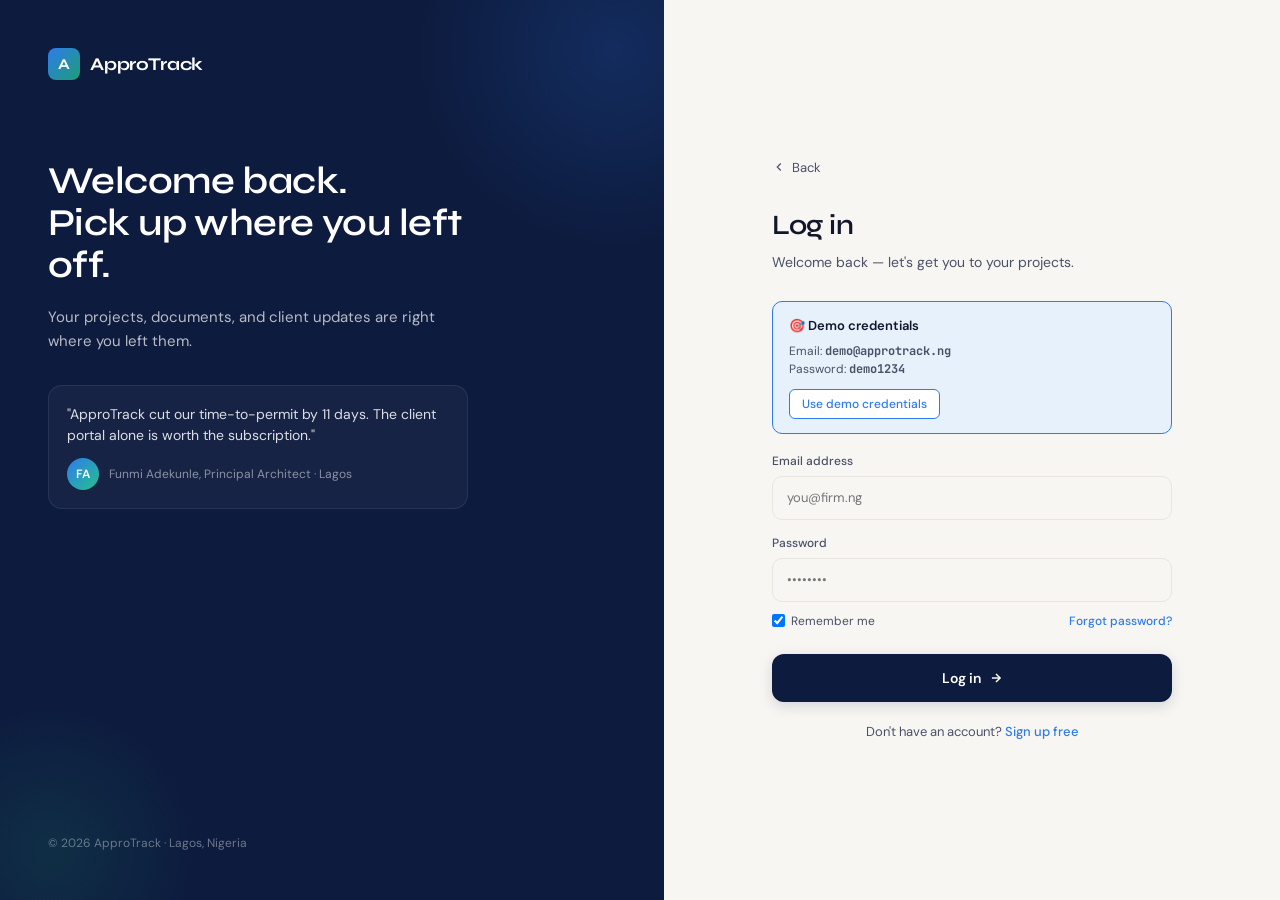
<file: reports.html>
<!DOCTYPE html>
<html lang="en">
<head>
<meta charset="UTF-8">
<meta name="viewport" content="width=device-width, initial-scale=1.0">
<title>Reports — ApproTrack</title>
<link rel="preconnect" href="https://fonts.googleapis.com">
<link rel="preconnect" href="https://fonts.gstatic.com" crossorigin>
<link href="https://fonts.googleapis.com/css2?family=Syne:wght@500;600;700&family=DM+Sans:wght@300;400;500;600&family=JetBrains+Mono:wght@400;500&display=swap" rel="stylesheet">
<link rel="stylesheet" href="styles.css">
</head>
<body data-page="reports">
<script src="auth.js"></script>
<script>
  // Guard: redirect to login.html if not authenticated
  if (!window.ApproAuth || !window.ApproAuth.requireAuth()) { /* redirected */ }
</script>

<div class="app">

  <!-- ============ SIDEBAR ============ -->
  <aside class="sidebar">
    <a class="logo-mark" id="logoMark" href="dashboard.html" title="ApproTrack — go to dashboard" style="text-decoration: none;">A</a>
    <nav class="nav">
      <a class="nav-item" href="dashboard.html" data-page="dashboard" title="Dashboard">
        <svg width="18" height="18" viewBox="0 0 24 24" fill="none" stroke="currentColor" stroke-width="2"><rect x="3" y="3" width="7" height="9"/><rect x="14" y="3" width="7" height="5"/><rect x="14" y="12" width="7" height="9"/><rect x="3" y="16" width="7" height="5"/></svg>
      </a>
      <a class="nav-item" href="projects.html" data-page="projects" title="Projects">
        <svg width="18" height="18" viewBox="0 0 24 24" fill="none" stroke="currentColor" stroke-width="2"><path d="M22 19a2 2 0 0 1-2 2H4a2 2 0 0 1-2-2V5a2 2 0 0 1 2-2h5l2 3h9a2 2 0 0 1 2 2z"/></svg>
      </a>
      <a class="nav-item" href="documents.html" data-page="documents" title="Documents">
        <svg width="18" height="18" viewBox="0 0 24 24" fill="none" stroke="currentColor" stroke-width="2"><path d="M14 2H6a2 2 0 0 0-2 2v16a2 2 0 0 0 2 2h12a2 2 0 0 0 2-2V8z"/><polyline points="14 2 14 8 20 8"/></svg>
      </a>
      <a class="nav-item" href="clients.html" data-page="clients" title="Clients">
        <svg width="18" height="18" viewBox="0 0 24 24" fill="none" stroke="currentColor" stroke-width="2"><path d="M17 21v-2a4 4 0 0 0-4-4H5a4 4 0 0 0-4 4v2"/><circle cx="9" cy="7" r="4"/><path d="M23 21v-2a4 4 0 0 0-3-3.87"/><path d="M16 3.13a4 4 0 0 1 0 7.75"/></svg>
      </a>
      <a class="nav-item" href="reports.html" data-page="reports" title="Reports">
        <svg width="18" height="18" viewBox="0 0 24 24" fill="none" stroke="currentColor" stroke-width="2"><line x1="18" y1="20" x2="18" y2="10"/><line x1="12" y1="20" x2="12" y2="4"/><line x1="6" y1="20" x2="6" y2="14"/></svg>
      </a>
    </nav>
    <div class="sidebar-bottom">
      <a class="nav-item" href="settings.html" data-page="settings" title="Settings">
        <svg width="18" height="18" viewBox="0 0 24 24" fill="none" stroke="currentColor" stroke-width="2"><circle cx="12" cy="12" r="3"/><path d="M19.4 15a1.65 1.65 0 0 0 .33 1.82l.06.06a2 2 0 0 1-2.83 2.83l-.06-.06a1.65 1.65 0 0 0-1.82-.33 1.65 1.65 0 0 0-1 1.51V21a2 2 0 0 1-4 0v-.09A1.65 1.65 0 0 0 9 19.4a1.65 1.65 0 0 0-1.82.33l-.06.06a2 2 0 0 1-2.83-2.83l.06-.06a1.65 1.65 0 0 0 .33-1.82 1.65 1.65 0 0 0-1.51-1H3a2 2 0 0 1 0-4h.09A1.65 1.65 0 0 0 4.6 9a1.65 1.65 0 0 0-.33-1.82l-.06-.06a2 2 0 0 1 2.83-2.83l.06.06a1.65 1.65 0 0 0 1.82.33H9a1.65 1.65 0 0 0 1-1.51V3a2 2 0 0 1 4 0v.09a1.65 1.65 0 0 0 1 1.51 1.65 1.65 0 0 0 1.82-.33l.06-.06a2 2 0 0 1 2.83 2.83l-.06.06a1.65 1.65 0 0 0-.33 1.82V9a1.65 1.65 0 0 0 1.51 1H21a2 2 0 0 1 0 4h-.09a1.65 1.65 0 0 0-1.51 1z"/></svg>
      </a>
      <div class="has-dropdown">
        <div class="avatar-sm" id="avatarBtn" title="Tunde Adebayo">TA</div>
        <div class="dropdown profile-dropdown" id="profileDropdown">
          <div class="dropdown-section-title">Tunde Adebayo · NIA</div>
          <button class="dropdown-item" data-action="profile-settings">
            <span class="ico"><svg width="14" height="14" viewBox="0 0 24 24" fill="none" stroke="currentColor" stroke-width="2"><path d="M20 21v-2a4 4 0 0 0-4-4H8a4 4 0 0 0-4 4v2"/><circle cx="12" cy="7" r="4"/></svg></span>
            My profile
          </button>
          <button class="dropdown-item" data-action="account-billing">
            <span class="ico"><svg width="14" height="14" viewBox="0 0 24 24" fill="none" stroke="currentColor" stroke-width="2"><rect x="1" y="4" width="22" height="16" rx="2"/><line x1="1" y1="10" x2="23" y2="10"/></svg></span>
            Billing &amp; plan
          </button>
          <button class="dropdown-item" data-action="open-settings">
            <span class="ico"><svg width="14" height="14" viewBox="0 0 24 24" fill="none" stroke="currentColor" stroke-width="2"><circle cx="12" cy="12" r="3"/><path d="M19.4 15a1.65 1.65 0 0 0 .33 1.82"/></svg></span>
            Workspace settings
          </button>
          <div class="dropdown-divider"></div>
          <button class="dropdown-item" data-action="help">
            <span class="ico"><svg width="14" height="14" viewBox="0 0 24 24" fill="none" stroke="currentColor" stroke-width="2"><circle cx="12" cy="12" r="10"/><path d="M9.09 9a3 3 0 0 1 5.83 1c0 2-3 3-3 3"/><line x1="12" y1="17" x2="12.01" y2="17"/></svg></span>
            Help &amp; support
          </button>
          <button class="dropdown-item danger" data-action="signout">
            <span class="ico"><svg width="14" height="14" viewBox="0 0 24 24" fill="none" stroke="currentColor" stroke-width="2"><path d="M9 21H5a2 2 0 0 1-2-2V5a2 2 0 0 1 2-2h4"/><polyline points="16 17 21 12 16 7"/><line x1="21" y1="12" x2="9" y2="12"/></svg></span>
            Sign out
          </button>
        </div>
      </div>
    </div>
  </aside>

  <!-- ============ MAIN ============ -->
  <main class="main">

    <!-- TOPBAR -->
    <header class="topbar">
      <div class="has-dropdown">
        <div class="project-switcher" id="projectSwitcher">
          <span style="font-family: 'JetBrains Mono', monospace; font-size: 11px; color: var(--text-3);" id="projectSwitcherId">LAG-2025-04</span>
          <span id="projectSwitcherName">Lekki Phase II Residence</span>
          <svg width="14" height="14" viewBox="0 0 24 24" fill="none" stroke="currentColor" stroke-width="2.5"><polyline points="6 9 12 15 18 9"/></svg>
        </div>
        <div class="dropdown project-dropdown" id="projectDropdown">
          <div class="dropdown-section-title">Switch project</div>
          <div id="projectDropdownList"></div>
          <div class="dropdown-divider"></div>
          <button class="dropdown-item" data-action="new-project-from-switcher">
            <span class="ico"><svg width="14" height="14" viewBox="0 0 24 24" fill="none" stroke="currentColor" stroke-width="2.5"><line x1="12" y1="5" x2="12" y2="19"/><line x1="5" y1="12" x2="19" y2="12"/></svg></span>
            New project
          </button>
          <button class="dropdown-item" data-action="view-all-projects">
            <span class="ico"><svg width="14" height="14" viewBox="0 0 24 24" fill="none" stroke="currentColor" stroke-width="2"><path d="M22 19a2 2 0 0 1-2 2H4a2 2 0 0 1-2-2V5a2 2 0 0 1 2-2h5l2 3h9a2 2 0 0 1 2 2z"/></svg></span>
            View all projects
          </button>
        </div>
      </div>
      <div class="breadcrumb" id="breadcrumb">
        <a href="projects.html" data-page="projects" style="cursor: pointer; color: inherit; text-decoration: none;">Projects</a>
        <span class="breadcrumb-sep">/</span>
        <strong id="breadcrumbCurrent">Lekki Phase II Residence</strong>
      </div>
      <div class="topbar-spacer"></div>
      <div class="search-wrap">
        <input class="search" id="searchInput" placeholder="Search projects, documents, clients…" />
        <div class="search-results" id="searchResults"></div>
      </div>
      <div class="view-toggle">
        <button class="active" id="archViewBtn"><span class="dot"></span> Architect view</button>
        <button id="clientViewBtn">Client view</button>
      </div>
      <div class="tier-badge free" id="tierBadge" title="Click to manage plan">
        <span class="tier-dot"></span>
        <span id="tierLabel">Free</span>
      </div>
      <div class="has-dropdown">
        <button class="icon-btn" title="Notifications" id="notifBtn">
          <svg width="16" height="16" viewBox="0 0 24 24" fill="none" stroke="currentColor" stroke-width="2"><path d="M18 8A6 6 0 0 0 6 8c0 7-3 9-3 9h18s-3-2-3-9"/><path d="M13.73 21a2 2 0 0 1-3.46 0"/></svg>
          <span class="badge" id="notifBadge"></span>
        </button>
        <div class="notif-panel" id="notifPanel">
          <div class="notif-head">
            <h4>Notifications</h4>
            <button class="notif-mark" id="markAllRead">Mark all as read</button>
          </div>
          <div class="notif-list" id="notifList"></div>
        </div>
      </div>
    </header>

    <!-- CONTENT -->
    <div class="content">

      <!-- ============ DASHBOARD PAGE ============ -->

      <div class="page active" id="page-reports">
        <div class="page-head">
          <div>
            <h1>Reports</h1>
            <p class="page-sub">Generate, download, and share approval-cycle reports.</p>
          </div>
          <div class="page-actions">
            <button class="btn btn-primary" data-action="generate-report">
              <svg width="14" height="14" viewBox="0 0 24 24" fill="none" stroke="currentColor" stroke-width="2.5"><line x1="12" y1="5" x2="12" y2="19"/><line x1="5" y1="12" x2="19" y2="12"/></svg>
              Generate report
            </button>
          </div>
        </div>

        <div class="stat-cards">
          <div class="stat-card">
            <div class="stat-label">Avg time to approval</div>
            <div class="stat-value">31 days</div>
            <div class="stat-trend up">
              <svg width="12" height="12" viewBox="0 0 24 24" fill="none" stroke="currentColor" stroke-width="2.5"><polyline points="6 9 12 15 18 9"/></svg>
              4 days faster than avg
            </div>
          </div>
          <div class="stat-card">
            <div class="stat-label">Approval rate</div>
            <div class="stat-value">87%</div>
            <div class="stat-trend">First submission</div>
          </div>
          <div class="stat-card">
            <div class="stat-label">Documents filed</div>
            <div class="stat-value">142</div>
            <div class="stat-trend">Across 12 projects</div>
          </div>
        </div>

        <div class="list-card">
          <div class="list-row list-head reports-grid">
            <div>Report</div>
            <div>Period</div>
            <div>Generated</div>
            <div></div>
          </div>
          <div id="reportsListBody"></div>
        </div>
      </div><!-- /page-reports -->

</div>
  </main>
</div>


<!-- ============ NEW PROJECT MODAL ============ -->
<div class="modal-backdrop" id="newProjectModal">
  <div class="modal">
    <h3>Start a new project</h3>
    <p>Create a fresh approval-tracking workspace for your client.</p>

    <div class="field">
      <label>Project name</label>
      <input type="text" id="npName" placeholder="e.g. Victoria Island Office Tower" />
    </div>
    <div class="field-row">
      <div class="field">
        <label>Client name</label>
        <input type="text" id="npClient" placeholder="e.g. Mrs. Adaeze Eze" />
      </div>
      <div class="field">
        <label>Location</label>
        <input type="text" id="npLocation" placeholder="e.g. Ikoyi, Lagos" />
      </div>
    </div>
    <div class="field-row">
      <div class="field">
        <label>State</label>
        <select id="npState">
          <option>Lagos State</option>
          <option>Federal Capital Territory</option>
          <option>Rivers State</option>
          <option>Kano State</option>
          <option>Oyo State</option>
        </select>
      </div>
      <div class="field">
        <label>Filing agency</label>
        <select id="npAgency">
          <option>LASBCA</option>
          <option>FCDA</option>
          <option>RSMURD</option>
          <option>KANUPDA</option>
        </select>
      </div>
    </div>

    <div class="modal-actions">
      <button class="btn" data-close-modal="newProjectModal">Cancel</button>
      <button class="btn btn-primary" id="confirmNewProject">
        Create project
        <svg width="14" height="14" viewBox="0 0 24 24" fill="none" stroke="currentColor" stroke-width="2.5"><polyline points="20 6 9 17 4 12"/></svg>
      </button>
    </div>
  </div>
</div>

<!-- ============ NEW CLIENT MODAL ============ -->
<div class="modal-backdrop" id="newClientModal">
  <div class="modal">
    <h3>Add a new client</h3>
    <p>Add their details so they can be linked to a project.</p>
    <div class="field">
      <label>Full name</label>
      <input type="text" id="ncName" placeholder="e.g. Mrs. Adaeze Eze" />
    </div>
    <div class="field-row">
      <div class="field">
        <label>Email</label>
        <input type="email" id="ncEmail" placeholder="adaeze@…" />
      </div>
      <div class="field">
        <label>Phone</label>
        <input type="tel" id="ncPhone" placeholder="+234…" />
      </div>
    </div>
    <div class="modal-actions">
      <button class="btn" data-close-modal="newClientModal">Cancel</button>
      <button class="btn btn-primary" id="confirmNewClient">Add client</button>
    </div>
  </div>
</div>

<!-- ============ DOCUMENT PREVIEW MODAL ============ -->
<div class="modal-backdrop" id="docPreviewModal">
  <div class="modal doc-preview-modal">
    <div class="doc-preview-head">
      <div class="doc-icon" id="dpIcon">PDF</div>
      <div class="doc-preview-meta">
        <div class="doc-preview-title" id="dpTitle">Document</div>
        <div class="doc-preview-info" id="dpInfo">— · —</div>
      </div>
      <span class="status-badge" id="dpStatus"><span class="sb-dot"></span> Status</span>
    </div>
    <div class="doc-preview-body">
      <svg width="48" height="48" viewBox="0 0 24 24" fill="none" stroke="currentColor" stroke-width="1.5"><path d="M14 2H6a2 2 0 0 0-2 2v16a2 2 0 0 0 2 2h12a2 2 0 0 0 2-2V8z"/><polyline points="14 2 14 8 20 8"/></svg>
      <strong>Preview unavailable</strong>
      Use the actions below to download or share the original file.
    </div>
    <div class="modal-actions">
      <button class="btn" data-close-modal="docPreviewModal">Close</button>
      <button class="btn" data-action="download-doc">
        <svg width="14" height="14" viewBox="0 0 24 24" fill="none" stroke="currentColor" stroke-width="2"><path d="M21 15v4a2 2 0 0 1-2 2H5a2 2 0 0 1-2-2v-4"/><polyline points="7 10 12 15 17 10"/><line x1="12" y1="15" x2="12" y2="3"/></svg>
        Download
      </button>
      <button class="btn btn-primary" data-action="share-doc">
        <svg width="14" height="14" viewBox="0 0 24 24" fill="none" stroke="currentColor" stroke-width="2"><circle cx="18" cy="5" r="3"/><circle cx="6" cy="12" r="3"/><circle cx="18" cy="19" r="3"/><line x1="8.59" y1="13.51" x2="15.42" y2="17.49"/><line x1="15.41" y1="6.51" x2="8.59" y2="10.49"/></svg>
        Share with reviewer
      </button>
    </div>
  </div>
</div>

<!-- ============ CONFIRM MODAL ============ -->
<div class="modal-backdrop" id="confirmModal">
  <div class="modal" style="width: 420px;">
    <h3 id="confirmTitle">Confirm</h3>
    <p id="confirmMsg">Are you sure?</p>
    <div class="modal-actions">
      <button class="btn" data-close-modal="confirmModal">Cancel</button>
      <button class="btn btn-primary" id="confirmYes">Confirm</button>
    </div>
  </div>
</div>

<!-- ============ UPGRADE MODAL ============ -->
<div class="modal-backdrop" id="upgradeModal">
  <div class="modal upgrade-modal">
    <div class="upgrade-modal-head">
      <div class="upgrade-modal-icon">
        <svg width="22" height="22" viewBox="0 0 24 24" fill="none" stroke="currentColor" stroke-width="2"><polyline points="23 6 13.5 15.5 8.5 10.5 1 18"/><polyline points="17 6 23 6 23 12"/></svg>
      </div>
      <div>
        <h3 id="upgradeTitle">Upgrade to Professional</h3>
        <p id="upgradeMsg" style="margin: 0;">You've reached the 2-project limit on the Free plan.</p>
      </div>
    </div>

    <div class="upgrade-price-row" style="margin-top: 20px;">
      <div class="upgrade-price">₦18,000</div>
      <div class="upgrade-period">/ month · cancel anytime</div>
    </div>

    <div class="upgrade-features">
      <div class="upgrade-feat">
        <span class="check-mini"><svg width="10" height="10" viewBox="0 0 24 24" fill="none" stroke="currentColor" stroke-width="3"><polyline points="20 6 9 17 4 12"/></svg></span>
        <span><strong>Unlimited active projects</strong> — never hit a cap again</span>
      </div>
      <div class="upgrade-feat">
        <span class="check-mini"><svg width="10" height="10" viewBox="0 0 24 24" fill="none" stroke="currentColor" stroke-width="3"><polyline points="20 6 9 17 4 12"/></svg></span>
        <span>All states &amp; agencies (LASBCA, FCDA, RSMURD, KANUPDA)</span>
      </div>
      <div class="upgrade-feat">
        <span class="check-mini"><svg width="10" height="10" viewBox="0 0 24 24" fill="none" stroke="currentColor" stroke-width="3"><polyline points="20 6 9 17 4 12"/></svg></span>
        <span>Approval reports &amp; full audit trails</span>
      </div>
      <div class="upgrade-feat">
        <span class="check-mini"><svg width="10" height="10" viewBox="0 0 24 24" fill="none" stroke="currentColor" stroke-width="3"><polyline points="20 6 9 17 4 12"/></svg></span>
        <span>Custom branding on the client portal</span>
      </div>
      <div class="upgrade-feat">
        <span class="check-mini"><svg width="10" height="10" viewBox="0 0 24 24" fill="none" stroke="currentColor" stroke-width="3"><polyline points="20 6 9 17 4 12"/></svg></span>
        <span>Priority email support</span>
      </div>
    </div>

    <div class="modal-actions">
      <button class="btn" data-close-modal="upgradeModal">Maybe later</button>
      <button class="btn btn-primary" id="confirmUpgrade">
        Upgrade to Pro · ₦18,000/mo
        <svg width="14" height="14" viewBox="0 0 24 24" fill="none" stroke="currentColor" stroke-width="2.5"><line x1="5" y1="12" x2="19" y2="12"/><polyline points="12 5 19 12 12 19"/></svg>
      </button>
    </div>
  </div>
</div>

<!-- ============ TOAST CONTAINER ============ -->
<div class="toast-container" id="toastContainer"></div>

<!-- ============ UPDATE STATUS MODAL ============ -->
<div class="modal-backdrop" id="updateModal">
  <div class="modal">
    <h3>Update project status</h3>
    <p>Choose the new stage for <strong>Lekki Phase II Residence</strong>. Your client will see this update on their portal immediately.</p>

    <div class="stage-options">
      <div class="stage-option" data-stage="0">
        <div class="stage-radio"></div>
        <div class="stage-info">
          <div class="stage-info-name">Drafting / Upload</div>
          <div class="stage-info-desc">Preparing drawings &amp; documents</div>
        </div>
      </div>
      <div class="stage-option" data-stage="1">
        <div class="stage-radio"></div>
        <div class="stage-info">
          <div class="stage-info-name">Submitted to Government</div>
          <div class="stage-info-desc">Filed at LASBCA / state agency</div>
        </div>
      </div>
      <div class="stage-option selected" data-stage="2">
        <div class="stage-radio"></div>
        <div class="stage-info">
          <div class="stage-info-name">Under Review</div>
          <div class="stage-info-desc">Currently with assigned reviewer</div>
        </div>
      </div>
      <div class="stage-option" data-stage="3">
        <div class="stage-radio"></div>
        <div class="stage-info">
          <div class="stage-info-name">Approved</div>
          <div class="stage-info-desc">Permit issued, project cleared</div>
        </div>
      </div>
    </div>

    <div class="modal-actions">
      <button class="btn" id="cancelUpdate">Cancel</button>
      <button class="btn btn-primary" id="confirmUpdate">
        Confirm update
        <svg width="14" height="14" viewBox="0 0 24 24" fill="none" stroke="currentColor" stroke-width="2.5"><polyline points="20 6 9 17 4 12"/></svg>
      </button>
    </div>
  </div>
</div>

<!-- ============ CLIENT MODE OVERLAY ============ -->
<div class="client-mode" id="clientMode">
  <div class="client-mode-bar">
    <div class="client-mode-bar-left">
      <div class="logo-mark" style="margin: 0; width: 32px; height: 32px; font-size: 14px; border-radius: 8px;">A</div>
      <div class="client-mode-bar-text">
        <strong>You're previewing the client view.</strong><br>
        <small>This is what Mr. Chinedu Okafor sees when he logs in.</small>
      </div>
    </div>
    <button class="btn-ghost-light" id="exitClientMode">
      <svg width="14" height="14" viewBox="0 0 24 24" fill="none" stroke="currentColor" stroke-width="2"><line x1="18" y1="6" x2="6" y2="18"/><line x1="6" y1="6" x2="18" y2="18"/></svg>
      Exit preview
    </button>
  </div>

  <div class="client-mode-content">
    <p class="client-greeting">Hello Mr. Chinedu,</p>
    <h1>Your <em>Lekki Phase II Residence</em> approval is currently with the Lagos State reviewer.</h1>

    <div class="client-card">
      <div class="client-status-big">
        <div class="client-status-icon">
          <svg width="28" height="28" viewBox="0 0 24 24" fill="none" stroke="currentColor" stroke-width="2"><circle cx="12" cy="12" r="10"/><polyline points="12 6 12 12 16 14"/></svg>
        </div>
        <div class="client-status-text-block">
          <div class="client-status-label">CURRENT STAGE</div>
          <div class="client-status-value">Under Review</div>
          <div class="client-eta">Expected outcome: <strong>around 2 April 2026</strong> (≈ 28 days from submission)</div>
        </div>
      </div>

      <div class="client-stepper">
        <div class="client-step done">
          <div class="client-step-dot">
            <svg width="12" height="12" viewBox="0 0 24 24" fill="none" stroke="currentColor" stroke-width="3"><polyline points="20 6 9 17 4 12"/></svg>
          </div>
          <div class="client-step-label">Drawings prepared</div>
        </div>
        <div class="client-step done">
          <div class="client-step-dot">
            <svg width="12" height="12" viewBox="0 0 24 24" fill="none" stroke="currentColor" stroke-width="3"><polyline points="20 6 9 17 4 12"/></svg>
          </div>
          <div class="client-step-label">Filed with Lagos State</div>
        </div>
        <div class="client-step current">
          <div class="client-step-dot">3</div>
          <div class="client-step-label">Reviewer reviewing</div>
        </div>
        <div class="client-step">
          <div class="client-step-dot">4</div>
          <div class="client-step-label">Permit issued</div>
        </div>
      </div>
    </div>

    <div class="client-card" style="padding: 18px 20px;">
      <div style="display: flex; align-items: center; justify-content: space-between; margin-bottom: 14px;">
        <h4 style="font-family: 'Syne', sans-serif; font-size: 14px; font-weight: 600;">Recent updates</h4>
        <span style="font-family: 'JetBrains Mono', monospace; font-size: 10px; color: var(--text-3);">3 UPDATES</span>
      </div>

      <div style="display: flex; flex-direction: column; gap: 10px;">
        <div class="client-update-row">
          <div class="client-update-icon">
            <svg width="16" height="16" viewBox="0 0 24 24" fill="none" stroke="currentColor" stroke-width="2"><path d="M22 11.08V12a10 10 0 1 1-5.93-9.14"/><polyline points="22 4 12 14.01 9 11.01"/></svg>
          </div>
          <div class="client-update-content">
            <div class="client-update-time">2 DAYS AGO · TUE</div>
            <div class="client-update-msg"><strong>Reviewer assigned.</strong> Lagos State has officially received your file and assigned a reviewer. We'll update you as soon as we hear back from them.</div>
          </div>
        </div>
        <div class="client-update-row">
          <div class="client-update-icon" style="background: var(--emerald-dim); color: var(--emerald-deep);">
            <svg width="16" height="16" viewBox="0 0 24 24" fill="none" stroke="currentColor" stroke-width="2"><polyline points="20 6 9 17 4 12"/></svg>
          </div>
          <div class="client-update-content">
            <div class="client-update-time">14 DAYS AGO · 03 FEB</div>
            <div class="client-update-msg"><strong>Submitted to Lagos State.</strong> All required drawings and documents have been filed at LASBCA. Tracking number issued.</div>
          </div>
        </div>
        <div class="client-update-row">
          <div class="client-update-icon" style="background: var(--bg); color: var(--text-2);">
            <svg width="16" height="16" viewBox="0 0 24 24" fill="none" stroke="currentColor" stroke-width="2"><path d="M14 2H6a2 2 0 0 0-2 2v16a2 2 0 0 0 2 2h12a2 2 0 0 0 2-2V8z"/><polyline points="14 2 14 8 20 8"/></svg>
          </div>
          <div class="client-update-content">
            <div class="client-update-time">18 DAYS AGO · 28 JAN</div>
            <div class="client-update-msg"><strong>Drawings finalised.</strong> All architectural drawings and supporting documents completed and ready for submission.</div>
          </div>
        </div>
      </div>
    </div>

    <div class="arch-card">
      <div class="arch-avatar">TA</div>
      <div class="arch-info">
        <div class="arch-label">YOUR ARCHITECT</div>
        <div class="arch-name">Tunde Adebayo · NIA Registered</div>
      </div>
      <button class="arch-call-btn">
        <svg width="12" height="12" viewBox="0 0 24 24" fill="none" stroke="currentColor" stroke-width="2"><path d="M22 16.92v3a2 2 0 0 1-2.18 2 19.79 19.79 0 0 1-8.63-3.07 19.5 19.5 0 0 1-6-6 19.79 19.79 0 0 1-3.07-8.67A2 2 0 0 1 4.11 2h3a2 2 0 0 1 2 1.72c.13.96.37 1.9.72 2.81a2 2 0 0 1-.45 2.11L8.09 9.91a16 16 0 0 0 6 6l1.27-1.27a2 2 0 0 1 2.11-.45c.91.35 1.85.59 2.81.72A2 2 0 0 1 22 16.92z"/></svg>
        Call architect
      </button>
    </div>
  </div>
</div>


<script src="app.js"></script>
</body>
</html>
</file>
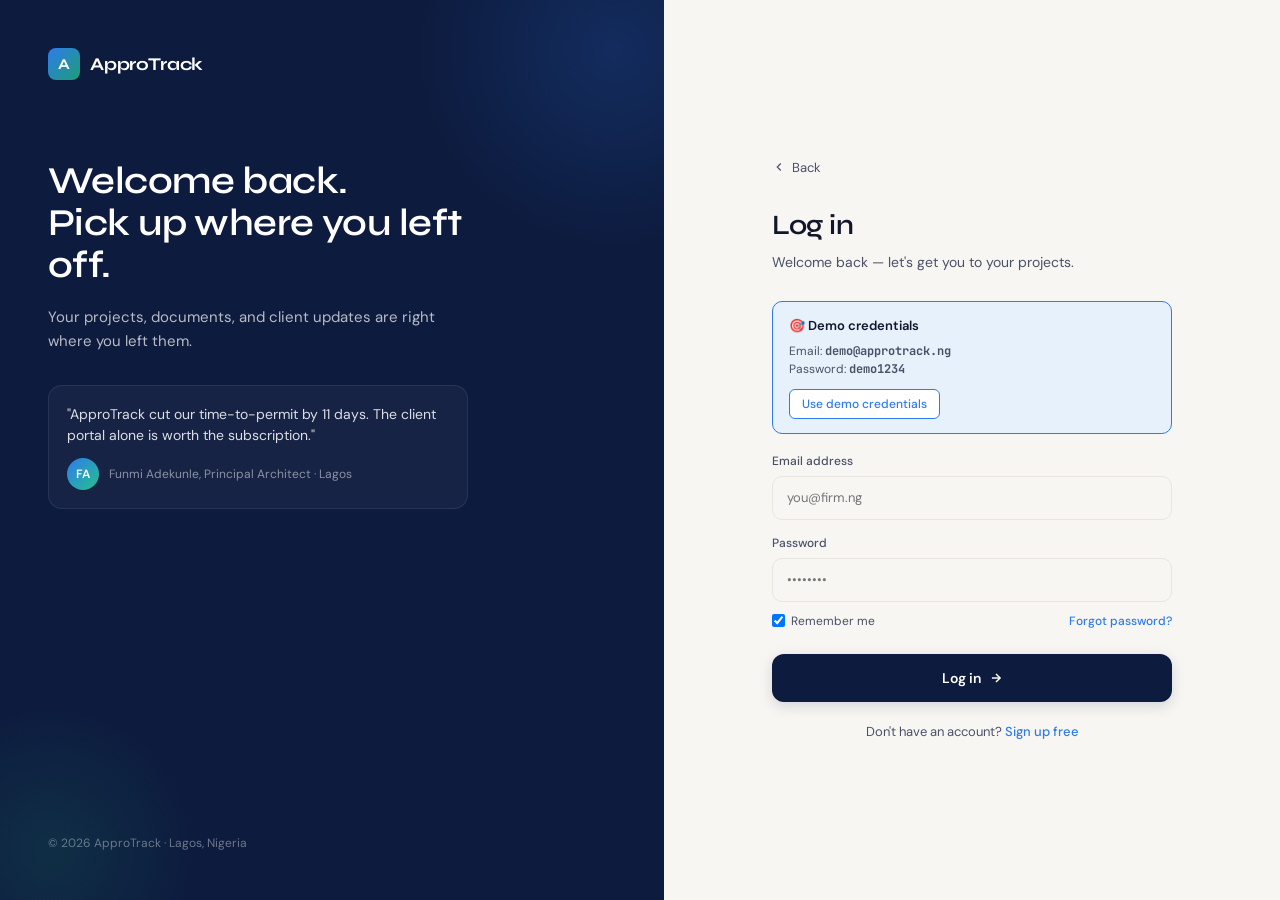
<file: settings.html>
<!DOCTYPE html>
<html lang="en">
<head>
<meta charset="UTF-8">
<meta name="viewport" content="width=device-width, initial-scale=1.0">
<title>Settings — ApproTrack</title>
<link rel="preconnect" href="https://fonts.googleapis.com">
<link rel="preconnect" href="https://fonts.gstatic.com" crossorigin>
<link href="https://fonts.googleapis.com/css2?family=Syne:wght@500;600;700&family=DM+Sans:wght@300;400;500;600&family=JetBrains+Mono:wght@400;500&display=swap" rel="stylesheet">
<link rel="stylesheet" href="styles.css">
</head>
<body data-page="settings">
<script src="auth.js"></script>
<script>
  // Guard: redirect to login.html if not authenticated
  if (!window.ApproAuth || !window.ApproAuth.requireAuth()) { /* redirected */ }
</script>

<div class="app">

  <!-- ============ SIDEBAR ============ -->
  <aside class="sidebar">
    <a class="logo-mark" id="logoMark" href="dashboard.html" title="ApproTrack — go to dashboard" style="text-decoration: none;">A</a>
    <nav class="nav">
      <a class="nav-item" href="dashboard.html" data-page="dashboard" title="Dashboard">
        <svg width="18" height="18" viewBox="0 0 24 24" fill="none" stroke="currentColor" stroke-width="2"><rect x="3" y="3" width="7" height="9"/><rect x="14" y="3" width="7" height="5"/><rect x="14" y="12" width="7" height="9"/><rect x="3" y="16" width="7" height="5"/></svg>
      </a>
      <a class="nav-item" href="projects.html" data-page="projects" title="Projects">
        <svg width="18" height="18" viewBox="0 0 24 24" fill="none" stroke="currentColor" stroke-width="2"><path d="M22 19a2 2 0 0 1-2 2H4a2 2 0 0 1-2-2V5a2 2 0 0 1 2-2h5l2 3h9a2 2 0 0 1 2 2z"/></svg>
      </a>
      <a class="nav-item" href="documents.html" data-page="documents" title="Documents">
        <svg width="18" height="18" viewBox="0 0 24 24" fill="none" stroke="currentColor" stroke-width="2"><path d="M14 2H6a2 2 0 0 0-2 2v16a2 2 0 0 0 2 2h12a2 2 0 0 0 2-2V8z"/><polyline points="14 2 14 8 20 8"/></svg>
      </a>
      <a class="nav-item" href="clients.html" data-page="clients" title="Clients">
        <svg width="18" height="18" viewBox="0 0 24 24" fill="none" stroke="currentColor" stroke-width="2"><path d="M17 21v-2a4 4 0 0 0-4-4H5a4 4 0 0 0-4 4v2"/><circle cx="9" cy="7" r="4"/><path d="M23 21v-2a4 4 0 0 0-3-3.87"/><path d="M16 3.13a4 4 0 0 1 0 7.75"/></svg>
      </a>
      <a class="nav-item" href="reports.html" data-page="reports" title="Reports">
        <svg width="18" height="18" viewBox="0 0 24 24" fill="none" stroke="currentColor" stroke-width="2"><line x1="18" y1="20" x2="18" y2="10"/><line x1="12" y1="20" x2="12" y2="4"/><line x1="6" y1="20" x2="6" y2="14"/></svg>
      </a>
    </nav>
    <div class="sidebar-bottom">
      <a class="nav-item" href="settings.html" data-page="settings" title="Settings">
        <svg width="18" height="18" viewBox="0 0 24 24" fill="none" stroke="currentColor" stroke-width="2"><circle cx="12" cy="12" r="3"/><path d="M19.4 15a1.65 1.65 0 0 0 .33 1.82l.06.06a2 2 0 0 1-2.83 2.83l-.06-.06a1.65 1.65 0 0 0-1.82-.33 1.65 1.65 0 0 0-1 1.51V21a2 2 0 0 1-4 0v-.09A1.65 1.65 0 0 0 9 19.4a1.65 1.65 0 0 0-1.82.33l-.06.06a2 2 0 0 1-2.83-2.83l.06-.06a1.65 1.65 0 0 0 .33-1.82 1.65 1.65 0 0 0-1.51-1H3a2 2 0 0 1 0-4h.09A1.65 1.65 0 0 0 4.6 9a1.65 1.65 0 0 0-.33-1.82l-.06-.06a2 2 0 0 1 2.83-2.83l.06.06a1.65 1.65 0 0 0 1.82.33H9a1.65 1.65 0 0 0 1-1.51V3a2 2 0 0 1 4 0v.09a1.65 1.65 0 0 0 1 1.51 1.65 1.65 0 0 0 1.82-.33l.06-.06a2 2 0 0 1 2.83 2.83l-.06.06a1.65 1.65 0 0 0-.33 1.82V9a1.65 1.65 0 0 0 1.51 1H21a2 2 0 0 1 0 4h-.09a1.65 1.65 0 0 0-1.51 1z"/></svg>
      </a>
      <div class="has-dropdown">
        <div class="avatar-sm" id="avatarBtn" title="Tunde Adebayo">TA</div>
        <div class="dropdown profile-dropdown" id="profileDropdown">
          <div class="dropdown-section-title">Tunde Adebayo · NIA</div>
          <button class="dropdown-item" data-action="profile-settings">
            <span class="ico"><svg width="14" height="14" viewBox="0 0 24 24" fill="none" stroke="currentColor" stroke-width="2"><path d="M20 21v-2a4 4 0 0 0-4-4H8a4 4 0 0 0-4 4v2"/><circle cx="12" cy="7" r="4"/></svg></span>
            My profile
          </button>
          <button class="dropdown-item" data-action="account-billing">
            <span class="ico"><svg width="14" height="14" viewBox="0 0 24 24" fill="none" stroke="currentColor" stroke-width="2"><rect x="1" y="4" width="22" height="16" rx="2"/><line x1="1" y1="10" x2="23" y2="10"/></svg></span>
            Billing &amp; plan
          </button>
          <button class="dropdown-item" data-action="open-settings">
            <span class="ico"><svg width="14" height="14" viewBox="0 0 24 24" fill="none" stroke="currentColor" stroke-width="2"><circle cx="12" cy="12" r="3"/><path d="M19.4 15a1.65 1.65 0 0 0 .33 1.82"/></svg></span>
            Workspace settings
          </button>
          <div class="dropdown-divider"></div>
          <button class="dropdown-item" data-action="help">
            <span class="ico"><svg width="14" height="14" viewBox="0 0 24 24" fill="none" stroke="currentColor" stroke-width="2"><circle cx="12" cy="12" r="10"/><path d="M9.09 9a3 3 0 0 1 5.83 1c0 2-3 3-3 3"/><line x1="12" y1="17" x2="12.01" y2="17"/></svg></span>
            Help &amp; support
          </button>
          <button class="dropdown-item danger" data-action="signout">
            <span class="ico"><svg width="14" height="14" viewBox="0 0 24 24" fill="none" stroke="currentColor" stroke-width="2"><path d="M9 21H5a2 2 0 0 1-2-2V5a2 2 0 0 1 2-2h4"/><polyline points="16 17 21 12 16 7"/><line x1="21" y1="12" x2="9" y2="12"/></svg></span>
            Sign out
          </button>
        </div>
      </div>
    </div>
  </aside>

  <!-- ============ MAIN ============ -->
  <main class="main">

    <!-- TOPBAR -->
    <header class="topbar">
      <div class="has-dropdown">
        <div class="project-switcher" id="projectSwitcher">
          <span style="font-family: 'JetBrains Mono', monospace; font-size: 11px; color: var(--text-3);" id="projectSwitcherId">LAG-2025-04</span>
          <span id="projectSwitcherName">Lekki Phase II Residence</span>
          <svg width="14" height="14" viewBox="0 0 24 24" fill="none" stroke="currentColor" stroke-width="2.5"><polyline points="6 9 12 15 18 9"/></svg>
        </div>
        <div class="dropdown project-dropdown" id="projectDropdown">
          <div class="dropdown-section-title">Switch project</div>
          <div id="projectDropdownList"></div>
          <div class="dropdown-divider"></div>
          <button class="dropdown-item" data-action="new-project-from-switcher">
            <span class="ico"><svg width="14" height="14" viewBox="0 0 24 24" fill="none" stroke="currentColor" stroke-width="2.5"><line x1="12" y1="5" x2="12" y2="19"/><line x1="5" y1="12" x2="19" y2="12"/></svg></span>
            New project
          </button>
          <button class="dropdown-item" data-action="view-all-projects">
            <span class="ico"><svg width="14" height="14" viewBox="0 0 24 24" fill="none" stroke="currentColor" stroke-width="2"><path d="M22 19a2 2 0 0 1-2 2H4a2 2 0 0 1-2-2V5a2 2 0 0 1 2-2h5l2 3h9a2 2 0 0 1 2 2z"/></svg></span>
            View all projects
          </button>
        </div>
      </div>
      <div class="breadcrumb" id="breadcrumb">
        <a href="projects.html" data-page="projects" style="cursor: pointer; color: inherit; text-decoration: none;">Projects</a>
        <span class="breadcrumb-sep">/</span>
        <strong id="breadcrumbCurrent">Lekki Phase II Residence</strong>
      </div>
      <div class="topbar-spacer"></div>
      <div class="search-wrap">
        <input class="search" id="searchInput" placeholder="Search projects, documents, clients…" />
        <div class="search-results" id="searchResults"></div>
      </div>
      <div class="view-toggle">
        <button class="active" id="archViewBtn"><span class="dot"></span> Architect view</button>
        <button id="clientViewBtn">Client view</button>
      </div>
      <div class="tier-badge free" id="tierBadge" title="Click to manage plan">
        <span class="tier-dot"></span>
        <span id="tierLabel">Free</span>
      </div>
      <div class="has-dropdown">
        <button class="icon-btn" title="Notifications" id="notifBtn">
          <svg width="16" height="16" viewBox="0 0 24 24" fill="none" stroke="currentColor" stroke-width="2"><path d="M18 8A6 6 0 0 0 6 8c0 7-3 9-3 9h18s-3-2-3-9"/><path d="M13.73 21a2 2 0 0 1-3.46 0"/></svg>
          <span class="badge" id="notifBadge"></span>
        </button>
        <div class="notif-panel" id="notifPanel">
          <div class="notif-head">
            <h4>Notifications</h4>
            <button class="notif-mark" id="markAllRead">Mark all as read</button>
          </div>
          <div class="notif-list" id="notifList"></div>
        </div>
      </div>
    </header>

    <!-- CONTENT -->
    <div class="content">

      <!-- ============ DASHBOARD PAGE ============ -->

      <div class="page active" id="page-settings">
        <div class="page-head">
          <div>
            <h1>Settings</h1>
            <p class="page-sub">Manage your profile, workspace, and notification preferences.</p>
          </div>
        </div>

        <div class="settings-grid">
          <div class="settings-nav" id="settingsNav">
            <div class="settings-nav-item active" data-section="profile">
              <svg width="14" height="14" viewBox="0 0 24 24" fill="none" stroke="currentColor" stroke-width="2"><path d="M20 21v-2a4 4 0 0 0-4-4H8a4 4 0 0 0-4 4v2"/><circle cx="12" cy="7" r="4"/></svg>
              Profile
            </div>
            <div class="settings-nav-item" data-section="workspace">
              <svg width="14" height="14" viewBox="0 0 24 24" fill="none" stroke="currentColor" stroke-width="2"><path d="M3 9l9-7 9 7v11a2 2 0 0 1-2 2H5a2 2 0 0 1-2-2z"/></svg>
              Workspace
            </div>
            <div class="settings-nav-item" data-section="notifications">
              <svg width="14" height="14" viewBox="0 0 24 24" fill="none" stroke="currentColor" stroke-width="2"><path d="M18 8A6 6 0 0 0 6 8c0 7-3 9-3 9h18s-3-2-3-9"/></svg>
              Notifications
            </div>
            <div class="settings-nav-item" data-section="billing">
              <svg width="14" height="14" viewBox="0 0 24 24" fill="none" stroke="currentColor" stroke-width="2"><rect x="1" y="4" width="22" height="16" rx="2"/><line x1="1" y1="10" x2="23" y2="10"/></svg>
              Billing
            </div>
          </div>

          <div class="settings-panel">
            <!-- profile section -->
            <div class="settings-section settings-section-pane" data-section="profile">
              <h3>Profile information</h3>
              <p class="desc">This is how you appear to clients and government reviewers.</p>
              <div class="field-row">
                <div class="field">
                  <label>Full name</label>
                  <input type="text" value="Tunde Adebayo" id="settingFullName" />
                </div>
                <div class="field">
                  <label>Title</label>
                  <input type="text" value="Principal Architect, NIA Registered" />
                </div>
              </div>
              <div class="field-row">
                <div class="field">
                  <label>Email</label>
                  <input type="email" value="tunde@adebayoarchitects.ng" />
                </div>
                <div class="field">
                  <label>Phone</label>
                  <input type="tel" value="+234 803 123 4567" />
                </div>
              </div>
              <div class="field">
                <label>NIA Registration number</label>
                <input type="text" value="NIA/2018/04421" />
              </div>
              <div style="display: flex; justify-content: flex-end; gap: 10px; margin-top: 8px;">
                <button class="btn btn-primary" data-action="save-settings">Save changes</button>
              </div>
            </div>

            <!-- workspace section -->
            <div class="settings-section settings-section-pane" data-section="workspace" style="display: none;">
              <h3>Workspace</h3>
              <p class="desc">Settings that apply across your firm.</p>
              <div class="field">
                <label>Firm name</label>
                <input type="text" value="Adebayo Architects &amp; Associates" />
              </div>
              <div class="field-row">
                <div class="field">
                  <label>Default state</label>
                  <select>
                    <option>Lagos State</option>
                    <option>Federal Capital Territory</option>
                    <option>Rivers State</option>
                    <option>Kano State</option>
                    <option>Oyo State</option>
                  </select>
                </div>
                <div class="field">
                  <label>Default agency</label>
                  <select>
                    <option>LASBCA</option>
                    <option>FCDA</option>
                    <option>RSMURD</option>
                    <option>KANUPDA</option>
                  </select>
                </div>
              </div>
              <div style="display: flex; justify-content: flex-end; gap: 10px; margin-top: 8px;">
                <button class="btn btn-primary" data-action="save-settings">Save changes</button>
              </div>
            </div>

            <!-- notifications section -->
            <div class="settings-section settings-section-pane" data-section="notifications" style="display: none;">
              <h3>Notifications</h3>
              <p class="desc">Decide what reaches you and how.</p>
              <div class="toggle-row">
                <div class="toggle-info">
                  <h5>Reviewer assigned</h5>
                  <p>When a government reviewer picks up your file</p>
                </div>
                <div class="toggle on" data-toggle></div>
              </div>
              <div class="toggle-row">
                <div class="toggle-info">
                  <h5>Status changes</h5>
                  <p>When a project moves to a new stage</p>
                </div>
                <div class="toggle on" data-toggle></div>
              </div>
              <div class="toggle-row">
                <div class="toggle-info">
                  <h5>Revision requests</h5>
                  <p>When a reviewer asks for changes</p>
                </div>
                <div class="toggle on" data-toggle></div>
              </div>
              <div class="toggle-row">
                <div class="toggle-info">
                  <h5>Email digest</h5>
                  <p>Daily summary at 8am</p>
                </div>
                <div class="toggle" data-toggle></div>
              </div>
              <div class="toggle-row">
                <div class="toggle-info">
                  <h5>SMS alerts</h5>
                  <p>For urgent items only — extra ₦15/SMS</p>
                </div>
                <div class="toggle" data-toggle></div>
              </div>
            </div>

            <!-- billing section -->
            <div class="settings-section settings-section-pane" data-section="billing" style="display: none;">
              <h3>Plan &amp; billing</h3>
              <p class="desc" id="billingDesc">You're on the <strong>Free</strong> plan — ₦0/month.</p>
              <div style="background: var(--bg-3); border: 1px solid var(--border); border-radius: 12px; padding: 18px; margin-bottom: 18px;">
                <div style="display: flex; justify-content: space-between; align-items: flex-start; margin-bottom: 12px;">
                  <div>
                    <div style="font-family: 'Syne', sans-serif; font-size: 18px; font-weight: 600;" id="billingPlanName">Free</div>
                    <div style="font-size: 12px; color: var(--text-3);" id="billingPlanDetails">Up to 2 active projects · LASBCA only</div>
                  </div>
                  <span class="status-badge sb-acknowledged"><span class="sb-dot"></span> Active</span>
                </div>
                <div style="font-size: 12px; color: var(--text-2);" id="billingNext">No payment due — free forever</div>
              </div>
              <div id="billingPaymentBlock" style="display: none;">
                <h3 style="font-size: 14px;">Payment method</h3>
                <p class="desc" style="margin-top: 4px;">Visa ending •• 4421 · expires 08/27</p>
              </div>
              <div style="display: flex; gap: 10px; margin-top: 16px;" id="billingActions">
                <button class="btn btn-primary" data-action="upgrade-from-billing">Upgrade to Professional · ₦18,000/mo</button>
              </div>
            </div>
          </div>
        </div>
      </div><!-- /page-settings -->

</div>
  </main>
</div>


<!-- ============ NEW PROJECT MODAL ============ -->
<div class="modal-backdrop" id="newProjectModal">
  <div class="modal">
    <h3>Start a new project</h3>
    <p>Create a fresh approval-tracking workspace for your client.</p>

    <div class="field">
      <label>Project name</label>
      <input type="text" id="npName" placeholder="e.g. Victoria Island Office Tower" />
    </div>
    <div class="field-row">
      <div class="field">
        <label>Client name</label>
        <input type="text" id="npClient" placeholder="e.g. Mrs. Adaeze Eze" />
      </div>
      <div class="field">
        <label>Location</label>
        <input type="text" id="npLocation" placeholder="e.g. Ikoyi, Lagos" />
      </div>
    </div>
    <div class="field-row">
      <div class="field">
        <label>State</label>
        <select id="npState">
          <option>Lagos State</option>
          <option>Federal Capital Territory</option>
          <option>Rivers State</option>
          <option>Kano State</option>
          <option>Oyo State</option>
        </select>
      </div>
      <div class="field">
        <label>Filing agency</label>
        <select id="npAgency">
          <option>LASBCA</option>
          <option>FCDA</option>
          <option>RSMURD</option>
          <option>KANUPDA</option>
        </select>
      </div>
    </div>

    <div class="modal-actions">
      <button class="btn" data-close-modal="newProjectModal">Cancel</button>
      <button class="btn btn-primary" id="confirmNewProject">
        Create project
        <svg width="14" height="14" viewBox="0 0 24 24" fill="none" stroke="currentColor" stroke-width="2.5"><polyline points="20 6 9 17 4 12"/></svg>
      </button>
    </div>
  </div>
</div>

<!-- ============ NEW CLIENT MODAL ============ -->
<div class="modal-backdrop" id="newClientModal">
  <div class="modal">
    <h3>Add a new client</h3>
    <p>Add their details so they can be linked to a project.</p>
    <div class="field">
      <label>Full name</label>
      <input type="text" id="ncName" placeholder="e.g. Mrs. Adaeze Eze" />
    </div>
    <div class="field-row">
      <div class="field">
        <label>Email</label>
        <input type="email" id="ncEmail" placeholder="adaeze@…" />
      </div>
      <div class="field">
        <label>Phone</label>
        <input type="tel" id="ncPhone" placeholder="+234…" />
      </div>
    </div>
    <div class="modal-actions">
      <button class="btn" data-close-modal="newClientModal">Cancel</button>
      <button class="btn btn-primary" id="confirmNewClient">Add client</button>
    </div>
  </div>
</div>

<!-- ============ DOCUMENT PREVIEW MODAL ============ -->
<div class="modal-backdrop" id="docPreviewModal">
  <div class="modal doc-preview-modal">
    <div class="doc-preview-head">
      <div class="doc-icon" id="dpIcon">PDF</div>
      <div class="doc-preview-meta">
        <div class="doc-preview-title" id="dpTitle">Document</div>
        <div class="doc-preview-info" id="dpInfo">— · —</div>
      </div>
      <span class="status-badge" id="dpStatus"><span class="sb-dot"></span> Status</span>
    </div>
    <div class="doc-preview-body">
      <svg width="48" height="48" viewBox="0 0 24 24" fill="none" stroke="currentColor" stroke-width="1.5"><path d="M14 2H6a2 2 0 0 0-2 2v16a2 2 0 0 0 2 2h12a2 2 0 0 0 2-2V8z"/><polyline points="14 2 14 8 20 8"/></svg>
      <strong>Preview unavailable</strong>
      Use the actions below to download or share the original file.
    </div>
    <div class="modal-actions">
      <button class="btn" data-close-modal="docPreviewModal">Close</button>
      <button class="btn" data-action="download-doc">
        <svg width="14" height="14" viewBox="0 0 24 24" fill="none" stroke="currentColor" stroke-width="2"><path d="M21 15v4a2 2 0 0 1-2 2H5a2 2 0 0 1-2-2v-4"/><polyline points="7 10 12 15 17 10"/><line x1="12" y1="15" x2="12" y2="3"/></svg>
        Download
      </button>
      <button class="btn btn-primary" data-action="share-doc">
        <svg width="14" height="14" viewBox="0 0 24 24" fill="none" stroke="currentColor" stroke-width="2"><circle cx="18" cy="5" r="3"/><circle cx="6" cy="12" r="3"/><circle cx="18" cy="19" r="3"/><line x1="8.59" y1="13.51" x2="15.42" y2="17.49"/><line x1="15.41" y1="6.51" x2="8.59" y2="10.49"/></svg>
        Share with reviewer
      </button>
    </div>
  </div>
</div>

<!-- ============ CONFIRM MODAL ============ -->
<div class="modal-backdrop" id="confirmModal">
  <div class="modal" style="width: 420px;">
    <h3 id="confirmTitle">Confirm</h3>
    <p id="confirmMsg">Are you sure?</p>
    <div class="modal-actions">
      <button class="btn" data-close-modal="confirmModal">Cancel</button>
      <button class="btn btn-primary" id="confirmYes">Confirm</button>
    </div>
  </div>
</div>

<!-- ============ UPGRADE MODAL ============ -->
<div class="modal-backdrop" id="upgradeModal">
  <div class="modal upgrade-modal">
    <div class="upgrade-modal-head">
      <div class="upgrade-modal-icon">
        <svg width="22" height="22" viewBox="0 0 24 24" fill="none" stroke="currentColor" stroke-width="2"><polyline points="23 6 13.5 15.5 8.5 10.5 1 18"/><polyline points="17 6 23 6 23 12"/></svg>
      </div>
      <div>
        <h3 id="upgradeTitle">Upgrade to Professional</h3>
        <p id="upgradeMsg" style="margin: 0;">You've reached the 2-project limit on the Free plan.</p>
      </div>
    </div>

    <div class="upgrade-price-row" style="margin-top: 20px;">
      <div class="upgrade-price">₦18,000</div>
      <div class="upgrade-period">/ month · cancel anytime</div>
    </div>

    <div class="upgrade-features">
      <div class="upgrade-feat">
        <span class="check-mini"><svg width="10" height="10" viewBox="0 0 24 24" fill="none" stroke="currentColor" stroke-width="3"><polyline points="20 6 9 17 4 12"/></svg></span>
        <span><strong>Unlimited active projects</strong> — never hit a cap again</span>
      </div>
      <div class="upgrade-feat">
        <span class="check-mini"><svg width="10" height="10" viewBox="0 0 24 24" fill="none" stroke="currentColor" stroke-width="3"><polyline points="20 6 9 17 4 12"/></svg></span>
        <span>All states &amp; agencies (LASBCA, FCDA, RSMURD, KANUPDA)</span>
      </div>
      <div class="upgrade-feat">
        <span class="check-mini"><svg width="10" height="10" viewBox="0 0 24 24" fill="none" stroke="currentColor" stroke-width="3"><polyline points="20 6 9 17 4 12"/></svg></span>
        <span>Approval reports &amp; full audit trails</span>
      </div>
      <div class="upgrade-feat">
        <span class="check-mini"><svg width="10" height="10" viewBox="0 0 24 24" fill="none" stroke="currentColor" stroke-width="3"><polyline points="20 6 9 17 4 12"/></svg></span>
        <span>Custom branding on the client portal</span>
      </div>
      <div class="upgrade-feat">
        <span class="check-mini"><svg width="10" height="10" viewBox="0 0 24 24" fill="none" stroke="currentColor" stroke-width="3"><polyline points="20 6 9 17 4 12"/></svg></span>
        <span>Priority email support</span>
      </div>
    </div>

    <div class="modal-actions">
      <button class="btn" data-close-modal="upgradeModal">Maybe later</button>
      <button class="btn btn-primary" id="confirmUpgrade">
        Upgrade to Pro · ₦18,000/mo
        <svg width="14" height="14" viewBox="0 0 24 24" fill="none" stroke="currentColor" stroke-width="2.5"><line x1="5" y1="12" x2="19" y2="12"/><polyline points="12 5 19 12 12 19"/></svg>
      </button>
    </div>
  </div>
</div>

<!-- ============ TOAST CONTAINER ============ -->
<div class="toast-container" id="toastContainer"></div>

<!-- ============ UPDATE STATUS MODAL ============ -->
<div class="modal-backdrop" id="updateModal">
  <div class="modal">
    <h3>Update project status</h3>
    <p>Choose the new stage for <strong>Lekki Phase II Residence</strong>. Your client will see this update on their portal immediately.</p>

    <div class="stage-options">
      <div class="stage-option" data-stage="0">
        <div class="stage-radio"></div>
        <div class="stage-info">
          <div class="stage-info-name">Drafting / Upload</div>
          <div class="stage-info-desc">Preparing drawings &amp; documents</div>
        </div>
      </div>
      <div class="stage-option" data-stage="1">
        <div class="stage-radio"></div>
        <div class="stage-info">
          <div class="stage-info-name">Submitted to Government</div>
          <div class="stage-info-desc">Filed at LASBCA / state agency</div>
        </div>
      </div>
      <div class="stage-option selected" data-stage="2">
        <div class="stage-radio"></div>
        <div class="stage-info">
          <div class="stage-info-name">Under Review</div>
          <div class="stage-info-desc">Currently with assigned reviewer</div>
        </div>
      </div>
      <div class="stage-option" data-stage="3">
        <div class="stage-radio"></div>
        <div class="stage-info">
          <div class="stage-info-name">Approved</div>
          <div class="stage-info-desc">Permit issued, project cleared</div>
        </div>
      </div>
    </div>

    <div class="modal-actions">
      <button class="btn" id="cancelUpdate">Cancel</button>
      <button class="btn btn-primary" id="confirmUpdate">
        Confirm update
        <svg width="14" height="14" viewBox="0 0 24 24" fill="none" stroke="currentColor" stroke-width="2.5"><polyline points="20 6 9 17 4 12"/></svg>
      </button>
    </div>
  </div>
</div>

<!-- ============ CLIENT MODE OVERLAY ============ -->
<div class="client-mode" id="clientMode">
  <div class="client-mode-bar">
    <div class="client-mode-bar-left">
      <div class="logo-mark" style="margin: 0; width: 32px; height: 32px; font-size: 14px; border-radius: 8px;">A</div>
      <div class="client-mode-bar-text">
        <strong>You're previewing the client view.</strong><br>
        <small>This is what Mr. Chinedu Okafor sees when he logs in.</small>
      </div>
    </div>
    <button class="btn-ghost-light" id="exitClientMode">
      <svg width="14" height="14" viewBox="0 0 24 24" fill="none" stroke="currentColor" stroke-width="2"><line x1="18" y1="6" x2="6" y2="18"/><line x1="6" y1="6" x2="18" y2="18"/></svg>
      Exit preview
    </button>
  </div>

  <div class="client-mode-content">
    <p class="client-greeting">Hello Mr. Chinedu,</p>
    <h1>Your <em>Lekki Phase II Residence</em> approval is currently with the Lagos State reviewer.</h1>

    <div class="client-card">
      <div class="client-status-big">
        <div class="client-status-icon">
          <svg width="28" height="28" viewBox="0 0 24 24" fill="none" stroke="currentColor" stroke-width="2"><circle cx="12" cy="12" r="10"/><polyline points="12 6 12 12 16 14"/></svg>
        </div>
        <div class="client-status-text-block">
          <div class="client-status-label">CURRENT STAGE</div>
          <div class="client-status-value">Under Review</div>
          <div class="client-eta">Expected outcome: <strong>around 2 April 2026</strong> (≈ 28 days from submission)</div>
        </div>
      </div>

      <div class="client-stepper">
        <div class="client-step done">
          <div class="client-step-dot">
            <svg width="12" height="12" viewBox="0 0 24 24" fill="none" stroke="currentColor" stroke-width="3"><polyline points="20 6 9 17 4 12"/></svg>
          </div>
          <div class="client-step-label">Drawings prepared</div>
        </div>
        <div class="client-step done">
          <div class="client-step-dot">
            <svg width="12" height="12" viewBox="0 0 24 24" fill="none" stroke="currentColor" stroke-width="3"><polyline points="20 6 9 17 4 12"/></svg>
          </div>
          <div class="client-step-label">Filed with Lagos State</div>
        </div>
        <div class="client-step current">
          <div class="client-step-dot">3</div>
          <div class="client-step-label">Reviewer reviewing</div>
        </div>
        <div class="client-step">
          <div class="client-step-dot">4</div>
          <div class="client-step-label">Permit issued</div>
        </div>
      </div>
    </div>

    <div class="client-card" style="padding: 18px 20px;">
      <div style="display: flex; align-items: center; justify-content: space-between; margin-bottom: 14px;">
        <h4 style="font-family: 'Syne', sans-serif; font-size: 14px; font-weight: 600;">Recent updates</h4>
        <span style="font-family: 'JetBrains Mono', monospace; font-size: 10px; color: var(--text-3);">3 UPDATES</span>
      </div>

      <div style="display: flex; flex-direction: column; gap: 10px;">
        <div class="client-update-row">
          <div class="client-update-icon">
            <svg width="16" height="16" viewBox="0 0 24 24" fill="none" stroke="currentColor" stroke-width="2"><path d="M22 11.08V12a10 10 0 1 1-5.93-9.14"/><polyline points="22 4 12 14.01 9 11.01"/></svg>
          </div>
          <div class="client-update-content">
            <div class="client-update-time">2 DAYS AGO · TUE</div>
            <div class="client-update-msg"><strong>Reviewer assigned.</strong> Lagos State has officially received your file and assigned a reviewer. We'll update you as soon as we hear back from them.</div>
          </div>
        </div>
        <div class="client-update-row">
          <div class="client-update-icon" style="background: var(--emerald-dim); color: var(--emerald-deep);">
            <svg width="16" height="16" viewBox="0 0 24 24" fill="none" stroke="currentColor" stroke-width="2"><polyline points="20 6 9 17 4 12"/></svg>
          </div>
          <div class="client-update-content">
            <div class="client-update-time">14 DAYS AGO · 03 FEB</div>
            <div class="client-update-msg"><strong>Submitted to Lagos State.</strong> All required drawings and documents have been filed at LASBCA. Tracking number issued.</div>
          </div>
        </div>
        <div class="client-update-row">
          <div class="client-update-icon" style="background: var(--bg); color: var(--text-2);">
            <svg width="16" height="16" viewBox="0 0 24 24" fill="none" stroke="currentColor" stroke-width="2"><path d="M14 2H6a2 2 0 0 0-2 2v16a2 2 0 0 0 2 2h12a2 2 0 0 0 2-2V8z"/><polyline points="14 2 14 8 20 8"/></svg>
          </div>
          <div class="client-update-content">
            <div class="client-update-time">18 DAYS AGO · 28 JAN</div>
            <div class="client-update-msg"><strong>Drawings finalised.</strong> All architectural drawings and supporting documents completed and ready for submission.</div>
          </div>
        </div>
      </div>
    </div>

    <div class="arch-card">
      <div class="arch-avatar">TA</div>
      <div class="arch-info">
        <div class="arch-label">YOUR ARCHITECT</div>
        <div class="arch-name">Tunde Adebayo · NIA Registered</div>
      </div>
      <button class="arch-call-btn">
        <svg width="12" height="12" viewBox="0 0 24 24" fill="none" stroke="currentColor" stroke-width="2"><path d="M22 16.92v3a2 2 0 0 1-2.18 2 19.79 19.79 0 0 1-8.63-3.07 19.5 19.5 0 0 1-6-6 19.79 19.79 0 0 1-3.07-8.67A2 2 0 0 1 4.11 2h3a2 2 0 0 1 2 1.72c.13.96.37 1.9.72 2.81a2 2 0 0 1-.45 2.11L8.09 9.91a16 16 0 0 0 6 6l1.27-1.27a2 2 0 0 1 2.11-.45c.91.35 1.85.59 2.81.72A2 2 0 0 1 22 16.92z"/></svg>
        Call architect
      </button>
    </div>
  </div>
</div>


<script src="app.js"></script>
</body>
</html>
</file>
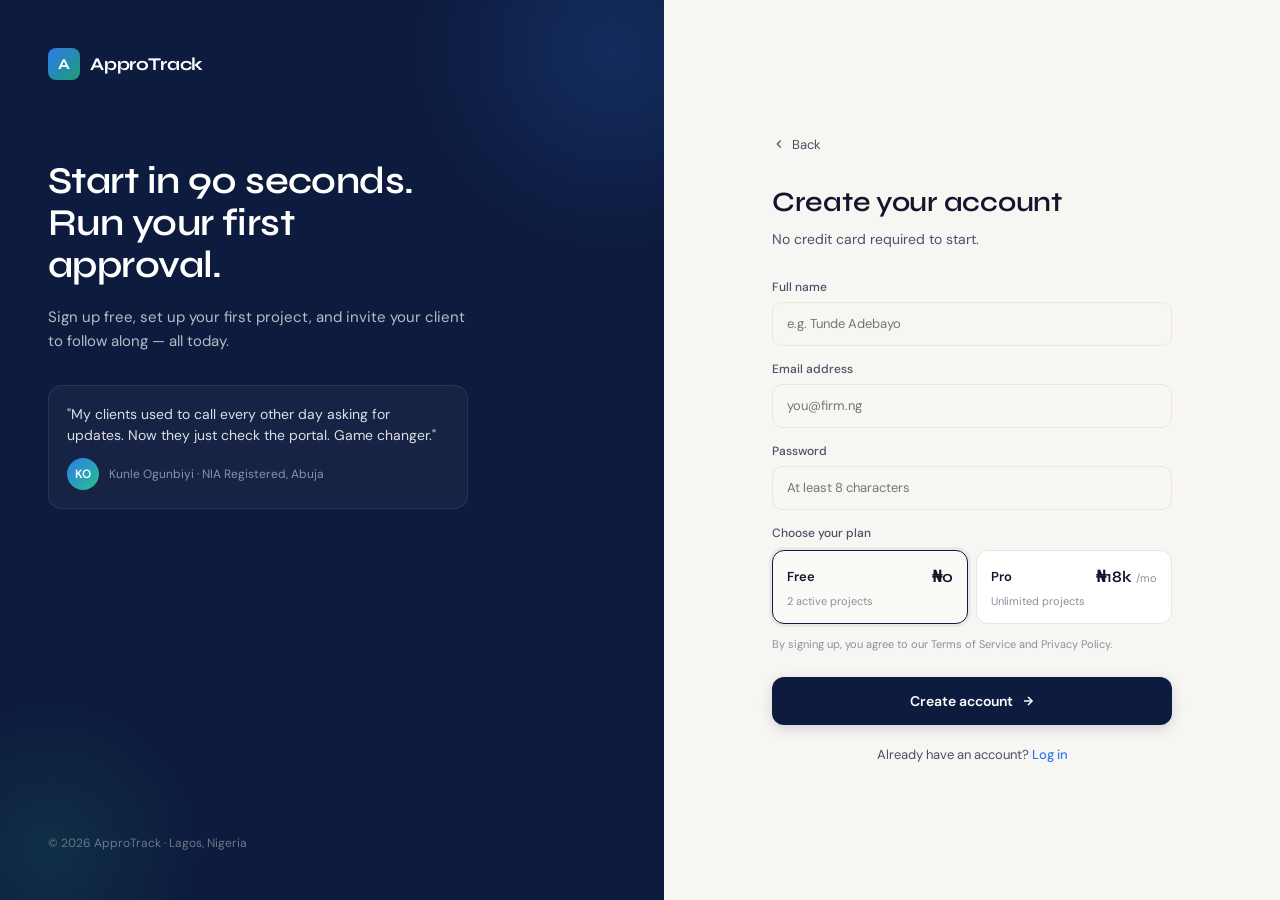
<file: signup.html>
<!DOCTYPE html>
<html lang="en">
<head>
<meta charset="UTF-8">
<meta name="viewport" content="width=device-width, initial-scale=1.0">
<title>Sign up — ApproTrack</title>
<link rel="preconnect" href="https://fonts.googleapis.com">
<link rel="preconnect" href="https://fonts.gstatic.com" crossorigin>
<link href="https://fonts.googleapis.com/css2?family=Syne:wght@500;600;700&family=DM+Sans:wght@300;400;500;600&family=JetBrains+Mono:wght@400;500&display=swap" rel="stylesheet">
<link rel="stylesheet" href="styles.css">
</head>
<body>
<script src="auth.js"></script>
<script>
  if (window.ApproAuth && window.ApproAuth.getSession()) {
    window.location.replace('dashboard.html');
  }
</script>

<div class="view auth-view active" id="view-signup" style="display: flex;">
  <aside class="auth-side">
    <div class="auth-side-inner">
      <div class="landing-logo" data-go="landing">
        <div class="logo-mark">A</div>
        ApproTrack
      </div>
      <h2>Start in 90 seconds.<br/>Run your first approval.</h2>
      <p>Sign up free, set up your first project, and invite your client to follow along — all today.</p>

      <div class="auth-side-quote">
        <div class="auth-side-quote-text">"My clients used to call every other day asking for updates. Now they just check the portal. Game changer."</div>
        <div class="auth-side-quote-attr">
          <div class="auth-side-avatar">KO</div>
          Kunle Ogunbiyi · NIA Registered, Abuja
        </div>
      </div>
    </div>
    <div class="auth-side-foot">© 2026 ApproTrack · Lagos, Nigeria</div>
  </aside>

  <div class="auth-form-side">
    <div class="auth-form-card">
      <button class="auth-back" data-go="landing">
        <svg width="14" height="14" viewBox="0 0 24 24" fill="none" stroke="currentColor" stroke-width="2"><polyline points="15 18 9 12 15 6"/></svg>
        Back
      </button>

      <h3>Create your account</h3>
      <p class="subtitle">No credit card required to start.</p>

      <div class="field">
        <label>Full name</label>
        <input type="text" id="signupName" placeholder="e.g. Tunde Adebayo" />
      </div>
      <div class="field">
        <label>Email address</label>
        <input type="email" id="signupEmail" placeholder="you@firm.ng" />
      </div>
      <div class="field">
        <label>Password</label>
        <input type="password" id="signupPass" placeholder="At least 8 characters" />
      </div>

      <label style="font-size: 12px; font-weight: 500; color: var(--text-2); display: block; margin-bottom: 8px; margin-top: 6px;">Choose your plan</label>
      <div class="plan-pick" id="planPick">
        <div class="plan-option selected" data-plan="free">
          <div class="plan-option-name">Free <span class="plan-option-price">₦0</span></div>
          <div class="plan-option-feat">2 active projects</div>
        </div>
        <div class="plan-option" data-plan="pro">
          <div class="plan-option-name">Pro <span class="plan-option-price">₦18k <span class="small">/mo</span></span></div>
          <div class="plan-option-feat">Unlimited projects</div>
        </div>
      </div>

      <div style="font-size: 11px; color: var(--text-3); margin-top: -8px;">
        By signing up, you agree to our Terms of Service and Privacy Policy.
      </div>

      <div class="auth-actions">
        <button class="btn-cta-primary" id="doSignup">
          Create account
          <svg width="14" height="14" viewBox="0 0 24 24" fill="none" stroke="currentColor" stroke-width="2.5"><line x1="5" y1="12" x2="19" y2="12"/><polyline points="12 5 19 12 12 19"/></svg>
        </button>
      </div>

      <div class="auth-switch">
        Already have an account? <a data-go="login">Log in</a>
      </div>
    </div>
  </div>
</div>


<div class="toast-container" id="toastContainer"></div>

<script>
(function () {
  document.querySelectorAll('[data-go]').forEach(function (el) {
    el.addEventListener('click', function (e) {
      e.preventDefault();
      var t = el.dataset.go;
      if (t === 'landing')     window.location.href = 'index.html';
      else if (t === 'login')  window.location.href = 'login.html';
      else if (t === 'signup') window.location.reload();
    });
  });

  function toast(msg, type, detail) {
    var c = document.getElementById('toastContainer');
    if (!c) return;
    var t = document.createElement('div');
    t.className = 'toast ' + (type || 'success');
    var iconSvg = '<svg width="14" height="14" viewBox="0 0 24 24" fill="none" stroke="white" stroke-width="3"><polyline points="20 6 9 17 4 12"/></svg>';
    if (type === 'error') iconSvg = '<svg width="14" height="14" viewBox="0 0 24 24" fill="none" stroke="white" stroke-width="2.5"><line x1="18" y1="6" x2="6" y2="18"/><line x1="6" y1="6" x2="18" y2="18"/></svg>';
    if (type === 'info')  iconSvg = '<svg width="14" height="14" viewBox="0 0 24 24" fill="none" stroke="white" stroke-width="2.5"><circle cx="12" cy="12" r="10"/><line x1="12" y1="16" x2="12" y2="12"/><line x1="12" y1="8" x2="12.01" y2="8"/></svg>';
    if (type === 'warn')  iconSvg = '<svg width="14" height="14" viewBox="0 0 24 24" fill="none" stroke="white" stroke-width="2.5"><path d="M10.29 3.86 1.82 18a2 2 0 0 0 1.71 3h16.94a2 2 0 0 0 1.71-3L13.71 3.86a2 2 0 0 0-3.42 0z"/><line x1="12" y1="9" x2="12" y2="13"/><line x1="12" y1="17" x2="12.01" y2="17"/></svg>';
    t.innerHTML = '<div class="toast-icon">' + iconSvg + '</div><div class="toast-text"><strong>' +
      msg + '</strong>' + (detail ? '<small>' + detail + '</small>' : '') + '</div>' +
      '<button class="toast-close" aria-label="Close"><svg width="14" height="14" viewBox="0 0 24 24" fill="none" stroke="currentColor" stroke-width="2"><line x1="18" y1="6" x2="6" y2="18"/><line x1="6" y1="6" x2="18" y2="18"/></svg></button>';
    c.appendChild(t);
    var rm = function () { t.classList.add('fade'); setTimeout(function () { t.remove(); }, 250); };
    t.querySelector('.toast-close').addEventListener('click', rm);
    setTimeout(rm, 4200);
  }

  try {
    var pp = sessionStorage.getItem('approtrack_pending_plan');
    if (pp) {
      document.querySelectorAll('#planPick .plan-option').forEach(function (o) {
        o.classList.toggle('selected', o.dataset.plan === pp);
      });
      sessionStorage.removeItem('approtrack_pending_plan');
    }
  } catch (e) {}

  document.querySelectorAll('#planPick .plan-option').forEach(function (opt) {
    opt.addEventListener('click', function () {
      document.querySelectorAll('#planPick .plan-option').forEach(function (o) {
        o.classList.remove('selected');
      });
      opt.classList.add('selected');
    });
  });

  function submit() {
    var name  = document.getElementById('signupName').value.trim();
    var email = document.getElementById('signupEmail').value.trim();
    var pass  = document.getElementById('signupPass').value;
    var sel   = document.querySelector('#planPick .plan-option.selected');
    var plan  = sel ? sel.dataset.plan : 'free';
    var res = window.ApproAuth.attemptSignup(name, email, pass, plan);
    if (!res.ok) { toast(res.message || 'Signup failed', 'error'); return; }
    try { sessionStorage.removeItem('approtrack_welcomed'); } catch (e) {}
    window.location.href = 'dashboard.html';
  }

  var doSignup = document.getElementById('doSignup');
  if (doSignup) doSignup.addEventListener('click', submit);
  ['signupName', 'signupEmail', 'signupPass'].forEach(function (id) {
    var el = document.getElementById(id);
    if (el) el.addEventListener('keydown', function (e) { if (e.key === 'Enter') submit(); });
  });
})();
</script>
</body>
</html>
</file>
<file: styles.css>
* { box-sizing: border-box; margin: 0; padding: 0; }

  :root {
    --navy: #0D1B3E;
    --navy-2: #1A2F5A;
    --navy-3: #243a6b;
    --slate: #5C6478;
    --slate-light: #8A8F9C;
    --emerald: #1D9E75;
    --emerald-dim: #E1F5EE;
    --emerald-deep: #146B4F;
    --accent: #2E7BEE;
    --accent-dim: #E6F1FB;
    --amber: #BA7517;
    --amber-dim: #FAEEDA;
    --red: #A32D2D;
    --red-dim: #FCEBEB;
    --bg: #F7F6F3;
    --bg-2: #FFFFFF;
    --bg-3: #FAFAF7;
    --border: #E8E6DF;
    --border-2: #D9D6CC;
    --text: #11162B;
    --text-2: #4A5167;
    --text-3: #8A8F9C;
    --shadow-sm: 0 1px 2px rgba(13,27,62,0.04);
    --shadow-md: 0 4px 12px rgba(13,27,62,0.06), 0 1px 2px rgba(13,27,62,0.04);
    --shadow-lg: 0 12px 32px rgba(13,27,62,0.08), 0 2px 6px rgba(13,27,62,0.04);
    --shadow-navy: 0 12px 40px rgba(13,27,62,0.18), 0 2px 8px rgba(13,27,62,0.12);
  }

  html, body {
    background: var(--bg);
    color: var(--text);
    font-family: 'DM Sans', -apple-system, system-ui, sans-serif;
    font-size: 14px;
    line-height: 1.5;
    -webkit-font-smoothing: antialiased;
    min-height: 100vh;
  }

  .app {
    display: grid;
    grid-template-columns: 72px 1fr;
    min-height: 100vh;
  }

  /* ============ SIDEBAR ============ */
  .sidebar {
    background: var(--navy);
    display: flex;
    flex-direction: column;
    align-items: center;
    padding: 20px 0;
    position: sticky;
    top: 0;
    height: 100vh;
  }

  .logo-mark {
    width: 40px;
    height: 40px;
    background: linear-gradient(135deg, var(--accent) 0%, var(--emerald) 100%);
    border-radius: 10px;
    display: flex;
    align-items: center;
    justify-content: center;
    color: #fff;
    font-family: 'Syne', sans-serif;
    font-weight: 700;
    font-size: 18px;
    margin-bottom: 32px;
    box-shadow: 0 4px 12px rgba(46,123,238,0.3);
  }

  .nav { display: flex; flex-direction: column; gap: 6px; align-items: center; flex: 1; }

  .nav-item {
    width: 40px;
    height: 40px;
    border-radius: 10px;
    display: flex;
    align-items: center;
    justify-content: center;
    color: rgba(255,255,255,0.5);
    cursor: pointer;
    transition: all 0.15s;
    position: relative;
  }

  .nav-item:hover { color: rgba(255,255,255,0.9); background: rgba(255,255,255,0.06); }
  .nav-item.active { background: rgba(255,255,255,0.1); color: #fff; }
  .nav-item.active::before {
    content: '';
    position: absolute;
    left: -16px;
    top: 50%;
    transform: translateY(-50%);
    width: 3px;
    height: 18px;
    background: var(--emerald);
    border-radius: 0 3px 3px 0;
  }

  .sidebar-bottom { display: flex; flex-direction: column; gap: 12px; align-items: center; }

  .avatar-sm {
    width: 36px; height: 36px;
    border-radius: 50%;
    background: linear-gradient(135deg, #E8B870, #BA7517);
    color: #fff;
    display: flex; align-items: center; justify-content: center;
    font-weight: 600;
    font-size: 13px;
    border: 2px solid var(--navy-2);
  }

  /* ============ MAIN ============ */
  .main {
    display: flex;
    flex-direction: column;
    min-width: 0;
  }

  /* topbar */
  .topbar {
    height: 64px;
    background: var(--bg-2);
    border-bottom: 1px solid var(--border);
    display: flex;
    align-items: center;
    padding: 0 32px;
    gap: 24px;
    position: sticky;
    top: 0;
    z-index: 50;
  }

  .breadcrumb { display: flex; align-items: center; gap: 8px; font-size: 13px; color: var(--text-3); }
  .breadcrumb strong { color: var(--text); font-weight: 500; }
  .breadcrumb-sep { color: var(--text-3); }

  .project-switcher {
    display: flex; align-items: center; gap: 8px;
    padding: 6px 12px;
    background: var(--bg);
    border: 1px solid var(--border);
    border-radius: 8px;
    cursor: pointer;
    font-size: 13px;
    font-weight: 500;
    transition: all 0.15s;
  }
  .project-switcher:hover { border-color: var(--border-2); }

  .topbar-spacer { flex: 1; }

  .search {
    width: 320px;
    height: 36px;
    background: var(--bg);
    border: 1px solid var(--border);
    border-radius: 10px;
    padding: 0 12px 0 36px;
    font-family: inherit;
    font-size: 13px;
    color: var(--text);
    background-image: url("data:image/svg+xml,%3Csvg xmlns='http://www.w3.org/2000/svg' width='14' height='14' viewBox='0 0 24 24' fill='none' stroke='%238A8F9C' stroke-width='2' stroke-linecap='round' stroke-linejoin='round'%3E%3Ccircle cx='11' cy='11' r='8'/%3E%3Cline x1='21' y1='21' x2='16.65' y2='16.65'/%3E%3C/svg%3E");
    background-repeat: no-repeat;
    background-position: 12px center;
    transition: all 0.15s;
  }
  .search:focus { outline: none; border-color: var(--accent); background-color: #fff; }

  .view-toggle {
    display: flex;
    background: var(--bg);
    border: 1px solid var(--border);
    border-radius: 10px;
    padding: 3px;
    gap: 2px;
  }
  .view-toggle button {
    border: 0; background: transparent;
    padding: 6px 12px;
    font-family: inherit;
    font-size: 12px;
    font-weight: 500;
    color: var(--text-2);
    border-radius: 7px;
    cursor: pointer;
    display: flex; align-items: center; gap: 6px;
    transition: all 0.15s;
  }
  .view-toggle button.active {
    background: var(--bg-2);
    color: var(--text);
    box-shadow: var(--shadow-sm);
  }
  .view-toggle button .dot {
    width: 6px; height: 6px; border-radius: 50%; background: var(--text-3);
  }
  .view-toggle button.active .dot { background: var(--emerald); }

  .icon-btn {
    width: 36px; height: 36px;
    border-radius: 10px;
    border: 1px solid var(--border);
    background: var(--bg);
    display: flex; align-items: center; justify-content: center;
    cursor: pointer;
    color: var(--text-2);
    transition: all 0.15s;
    position: relative;
  }
  .icon-btn:hover { border-color: var(--border-2); color: var(--text); }
  .icon-btn .badge {
    position: absolute; top: 6px; right: 6px;
    width: 8px; height: 8px; border-radius: 50%;
    background: var(--red);
    border: 2px solid var(--bg);
  }

  /* ============ CONTENT ============ */
  .content { padding: 32px; max-width: 1600px; width: 100%; }

  .page-head {
    display: flex;
    align-items: flex-end;
    justify-content: space-between;
    margin-bottom: 24px;
    gap: 24px;
  }

  .page-head h1 {
    font-family: 'Syne', sans-serif;
    font-size: 26px;
    font-weight: 600;
    letter-spacing: -0.01em;
    margin-bottom: 4px;
  }
  .page-sub { font-size: 13px; color: var(--text-2); }

  .page-actions { display: flex; gap: 8px; }
  .btn {
    height: 38px;
    padding: 0 16px;
    border-radius: 10px;
    border: 1px solid var(--border-2);
    background: var(--bg-2);
    font-family: inherit;
    font-size: 13px;
    font-weight: 500;
    color: var(--text);
    cursor: pointer;
    display: inline-flex; align-items: center; gap: 8px;
    transition: all 0.15s;
  }
  .btn:hover { border-color: var(--text-3); }
  .btn-primary {
    background: var(--navy);
    color: #fff;
    border-color: var(--navy);
  }
  .btn-primary:hover { background: var(--navy-2); border-color: var(--navy-2); }

  /* ============ HERO PROJECT CARD ============ */
  .hero {
    position: relative;
    background: var(--navy);
    border-radius: 20px;
    padding: 28px 32px;
    color: #fff;
    overflow: hidden;
    box-shadow: var(--shadow-navy);
    margin-bottom: 24px;
  }

  .hero::before {
    content: '';
    position: absolute;
    top: -120px; right: -120px;
    width: 400px; height: 400px;
    border-radius: 50%;
    background: radial-gradient(circle, rgba(46,123,238,0.18) 0%, transparent 70%);
    pointer-events: none;
  }
  .hero::after {
    content: '';
    position: absolute;
    bottom: -100px; left: 30%;
    width: 300px; height: 300px;
    border-radius: 50%;
    background: radial-gradient(circle, rgba(29,158,117,0.15) 0%, transparent 70%);
    pointer-events: none;
  }

  /* hero grid texture */
  .hero-grid {
    position: absolute; inset: 0;
    background-image:
      linear-gradient(rgba(255,255,255,0.025) 1px, transparent 1px),
      linear-gradient(90deg, rgba(255,255,255,0.025) 1px, transparent 1px);
    background-size: 32px 32px;
    pointer-events: none;
    mask-image: radial-gradient(ellipse at center, black 30%, transparent 80%);
  }

  .hero-content { position: relative; z-index: 1; }

  .hero-meta {
    display: flex;
    justify-content: space-between;
    align-items: flex-start;
    margin-bottom: 28px;
    gap: 24px;
    flex-wrap: wrap;
  }

  .hero-id {
    font-family: 'JetBrains Mono', monospace;
    font-size: 11px;
    letter-spacing: 0.05em;
    color: rgba(255,255,255,0.5);
    margin-bottom: 8px;
  }

  .hero-title {
    font-family: 'Syne', sans-serif;
    font-size: 28px;
    font-weight: 600;
    letter-spacing: -0.01em;
    margin-bottom: 10px;
    line-height: 1.2;
  }

  .hero-info {
    display: flex; flex-wrap: wrap;
    gap: 20px;
    font-size: 13px;
    color: rgba(255,255,255,0.7);
  }
  .hero-info-item { display: flex; align-items: center; gap: 6px; }
  .hero-info-item svg { opacity: 0.6; }
  .hero-info-item strong { color: #fff; font-weight: 500; }

  .hero-status-pill {
    display: inline-flex; align-items: center; gap: 8px;
    padding: 6px 14px;
    background: rgba(186,117,23,0.18);
    border: 1px solid rgba(232,184,112,0.3);
    border-radius: 100px;
    font-size: 12px;
    font-weight: 500;
    color: #F0C580;
  }
  .pulse-dot {
    width: 8px; height: 8px; border-radius: 50%;
    background: #F0C580;
    box-shadow: 0 0 0 0 rgba(240,197,128,0.6);
    animation: pulse 2s infinite;
  }
  @keyframes pulse {
    0% { box-shadow: 0 0 0 0 rgba(240,197,128,0.6); }
    70% { box-shadow: 0 0 0 8px rgba(240,197,128,0); }
    100% { box-shadow: 0 0 0 0 rgba(240,197,128,0); }
  }

  /* ============ STEPPER ============ */
  .stepper {
    display: grid;
    grid-template-columns: repeat(4, 1fr);
    gap: 0;
    position: relative;
    margin-bottom: 24px;
  }

  .stepper-line {
    position: absolute;
    top: 18px;
    left: 12.5%;
    right: 12.5%;
    height: 2px;
    background: rgba(255,255,255,0.1);
    z-index: 0;
  }
  .stepper-line-fill {
    position: absolute;
    top: 18px;
    left: 12.5%;
    height: 2px;
    background: var(--emerald);
    z-index: 1;
    transition: width 0.5s cubic-bezier(0.4, 0, 0.2, 1);
    width: 37.5%; /* covers stages 1 & 2 (50% of journey) - to step 3's center */
  }

  .step {
    position: relative;
    z-index: 2;
    display: flex;
    flex-direction: column;
    align-items: center;
    text-align: center;
    cursor: pointer;
  }

  .step-circle {
    width: 36px;
    height: 36px;
    border-radius: 50%;
    background: var(--navy-2);
    border: 2px solid rgba(255,255,255,0.1);
    display: flex;
    align-items: center;
    justify-content: center;
    margin-bottom: 12px;
    color: rgba(255,255,255,0.4);
    font-family: 'JetBrains Mono', monospace;
    font-size: 12px;
    font-weight: 500;
    transition: all 0.2s;
  }

  .step.complete .step-circle {
    background: var(--emerald);
    border-color: var(--emerald);
    color: #fff;
  }

  .step.current .step-circle {
    background: #fff;
    border-color: var(--emerald);
    color: var(--navy);
    box-shadow: 0 0 0 4px rgba(29,158,117,0.2);
  }

  .step-label {
    font-size: 12px;
    font-weight: 500;
    color: rgba(255,255,255,0.6);
    margin-bottom: 4px;
  }
  .step.current .step-label, .step.complete .step-label { color: #fff; }

  .step-meta {
    font-family: 'JetBrains Mono', monospace;
    font-size: 10px;
    color: rgba(255,255,255,0.4);
    letter-spacing: 0.02em;
  }

  /* ============ HERO ACTIONS ============ */
  .hero-actions {
    display: flex;
    align-items: center;
    justify-content: space-between;
    padding-top: 24px;
    border-top: 1px solid rgba(255,255,255,0.08);
    flex-wrap: wrap;
    gap: 16px;
  }

  .hero-last-update {
    font-size: 12px;
    color: rgba(255,255,255,0.5);
    display: flex;
    align-items: center;
    gap: 8px;
  }
  .hero-last-update strong { color: rgba(255,255,255,0.85); font-weight: 500; }

  .hero-cta-group { display: flex; gap: 10px; }

  .btn-update {
    height: 40px;
    padding: 0 18px;
    background: #fff;
    color: var(--navy);
    border: 0;
    border-radius: 10px;
    font-family: inherit;
    font-weight: 600;
    font-size: 13px;
    cursor: pointer;
    display: inline-flex; align-items: center; gap: 8px;
    transition: all 0.15s;
    box-shadow: 0 4px 14px rgba(0,0,0,0.15);
  }
  .btn-update:hover { transform: translateY(-1px); box-shadow: 0 6px 18px rgba(0,0,0,0.2); }

  .btn-ghost-light {
    height: 40px;
    padding: 0 16px;
    background: rgba(255,255,255,0.08);
    color: #fff;
    border: 1px solid rgba(255,255,255,0.12);
    border-radius: 10px;
    font-family: inherit;
    font-weight: 500;
    font-size: 13px;
    cursor: pointer;
    display: inline-flex; align-items: center; gap: 8px;
    transition: all 0.15s;
  }
  .btn-ghost-light:hover { background: rgba(255,255,255,0.12); }

  /* ============ MAIN GRID ============ */
  .main-grid {
    display: grid;
    grid-template-columns: minmax(0, 1.6fr) minmax(320px, 1fr);
    gap: 20px;
  }

  /* ============ DOCUMENTS PANEL ============ */
  .panel {
    background: var(--bg-2);
    border: 1px solid var(--border);
    border-radius: 16px;
    padding: 20px;
    box-shadow: var(--shadow-sm);
  }

  .panel-head {
    display: flex;
    align-items: center;
    justify-content: space-between;
    margin-bottom: 16px;
    gap: 12px;
    flex-wrap: wrap;
  }

  .panel-head-left { display: flex; align-items: center; gap: 10px; }

  .panel-title {
    font-family: 'Syne', sans-serif;
    font-size: 16px;
    font-weight: 600;
  }

  .count-pill {
    font-family: 'JetBrains Mono', monospace;
    font-size: 11px;
    padding: 2px 8px;
    background: var(--bg);
    border: 1px solid var(--border);
    border-radius: 100px;
    color: var(--text-2);
  }

  .filter-row {
    display: flex;
    gap: 4px;
    background: var(--bg);
    border: 1px solid var(--border);
    border-radius: 10px;
    padding: 3px;
  }

  .filter-pill {
    border: 0; background: transparent;
    padding: 6px 12px;
    font-family: inherit;
    font-size: 12px;
    font-weight: 500;
    color: var(--text-2);
    border-radius: 7px;
    cursor: pointer;
    transition: all 0.15s;
  }
  .filter-pill:hover { color: var(--text); }
  .filter-pill.active {
    background: var(--bg-2);
    color: var(--text);
    box-shadow: var(--shadow-sm);
  }

  .doc-grid {
    display: grid;
    grid-template-columns: repeat(auto-fill, minmax(220px, 1fr));
    gap: 12px;
  }

  .doc-card {
    border: 1px solid var(--border);
    border-radius: 12px;
    padding: 14px;
    background: var(--bg-2);
    cursor: pointer;
    transition: all 0.15s;
    position: relative;
  }
  .doc-card:hover {
    border-color: var(--border-2);
    transform: translateY(-1px);
    box-shadow: var(--shadow-md);
  }

  .doc-card-top {
    display: flex; align-items: flex-start; gap: 12px;
    margin-bottom: 14px;
  }

  .doc-icon {
    width: 40px; height: 48px;
    border-radius: 6px;
    display: flex; align-items: center; justify-content: center;
    font-family: 'JetBrains Mono', monospace;
    font-size: 9px;
    font-weight: 500;
    color: #fff;
    letter-spacing: 0.02em;
    position: relative;
    flex-shrink: 0;
  }
  .doc-icon::after {
    content: '';
    position: absolute;
    top: 0; right: 0;
    width: 10px; height: 10px;
    background: rgba(255,255,255,0.25);
    border-bottom-left-radius: 4px;
  }
  .doc-icon.pdf { background: #C0392B; }
  .doc-icon.dwg { background: #2E7BEE; }
  .doc-icon.img { background: #1D9E75; }
  .doc-icon.doc { background: #1A2F5A; }

  .doc-info { flex: 1; min-width: 0; }
  .doc-name {
    font-size: 13px;
    font-weight: 500;
    color: var(--text);
    margin-bottom: 4px;
    white-space: nowrap;
    overflow: hidden;
    text-overflow: ellipsis;
  }
  .doc-meta {
    font-family: 'JetBrains Mono', monospace;
    font-size: 10px;
    color: var(--text-3);
    letter-spacing: 0.01em;
  }

  .doc-card-bottom {
    display: flex; align-items: center; justify-content: space-between;
    gap: 8px;
  }

  .status-badge {
    display: inline-flex;
    align-items: center;
    gap: 6px;
    padding: 4px 10px;
    border-radius: 100px;
    font-size: 11px;
    font-weight: 500;
    letter-spacing: 0.01em;
  }
  .status-badge .sb-dot { width: 6px; height: 6px; border-radius: 50%; }

  .sb-acknowledged { background: var(--emerald-dim); color: var(--emerald-deep); }
  .sb-acknowledged .sb-dot { background: var(--emerald); }
  .sb-submitted { background: var(--accent-dim); color: #185FA5; }
  .sb-submitted .sb-dot { background: var(--accent); }
  .sb-pending { background: var(--amber-dim); color: #854F0B; }
  .sb-pending .sb-dot { background: var(--amber); }
  .sb-revision { background: var(--red-dim); color: #7B1F1F; }
  .sb-revision .sb-dot { background: var(--red); }

  .doc-action {
    border: 0; background: transparent;
    width: 24px; height: 24px;
    border-radius: 6px;
    color: var(--text-3);
    cursor: pointer;
    display: flex; align-items: center; justify-content: center;
  }
  .doc-action:hover { background: var(--bg); color: var(--text); }

  /* upload tile */
  .doc-upload {
    border: 1.5px dashed var(--border-2);
    border-radius: 12px;
    background: var(--bg-3);
    display: flex; flex-direction: column;
    align-items: center; justify-content: center;
    padding: 14px;
    cursor: pointer;
    transition: all 0.15s;
    min-height: 124px;
  }
  .doc-upload:hover {
    border-color: var(--accent);
    background: var(--accent-dim);
  }
  .doc-upload-icon {
    width: 36px; height: 36px;
    border-radius: 50%;
    background: var(--bg-2);
    border: 1px solid var(--border);
    display: flex; align-items: center; justify-content: center;
    color: var(--text-2);
    margin-bottom: 8px;
  }
  .doc-upload-text { font-size: 12px; font-weight: 500; color: var(--text-2); }
  .doc-upload-sub { font-size: 11px; color: var(--text-3); margin-top: 2px; }

  /* ============ CHECKLIST ============ */
  .checklist-head {
    margin-bottom: 16px;
  }
  .checklist-state {
    display: flex; align-items: center; gap: 8px;
    margin-bottom: 12px;
  }
  .state-flag {
    width: 24px; height: 18px;
    border-radius: 3px;
    background: linear-gradient(to right, #008751 33%, #fff 33% 66%, #008751 66%);
    border: 1px solid var(--border);
    flex-shrink: 0;
  }
  .checklist-state-text {
    font-size: 12px;
    color: var(--text-2);
  }
  .checklist-state-text strong { color: var(--text); font-weight: 500; }

  .progress-row {
    display: flex; align-items: center; gap: 12px;
    margin-bottom: 4px;
  }
  .progress-bar {
    flex: 1;
    height: 6px;
    background: var(--bg);
    border-radius: 100px;
    overflow: hidden;
    position: relative;
  }
  .progress-fill {
    height: 100%;
    background: linear-gradient(90deg, var(--emerald) 0%, #25C18C 100%);
    border-radius: 100px;
    transition: width 0.4s cubic-bezier(0.4, 0, 0.2, 1);
  }
  .progress-text {
    font-family: 'JetBrains Mono', monospace;
    font-size: 11px;
    font-weight: 500;
    color: var(--text);
  }
  .progress-sub {
    font-size: 11px;
    color: var(--text-3);
  }

  .checklist-section { margin-top: 16px; }
  .checklist-section-head {
    display: flex; align-items: center; justify-content: space-between;
    padding-bottom: 8px;
    margin-bottom: 4px;
    border-bottom: 1px solid var(--border);
  }
  .checklist-section-title {
    font-size: 11px;
    font-weight: 600;
    text-transform: uppercase;
    letter-spacing: 0.08em;
    color: var(--text-3);
  }
  .checklist-section-count {
    font-family: 'JetBrains Mono', monospace;
    font-size: 10px;
    color: var(--text-3);
  }

  .check-item {
    display: flex;
    align-items: flex-start;
    gap: 10px;
    padding: 10px 0;
    border-bottom: 1px solid var(--border);
    cursor: pointer;
    transition: padding 0.15s;
  }
  .check-item:last-child { border-bottom: 0; }
  .check-item:hover { padding-left: 4px; }

  .check-box {
    width: 18px;
    height: 18px;
    border-radius: 5px;
    border: 1.5px solid var(--border-2);
    background: var(--bg-2);
    flex-shrink: 0;
    margin-top: 1px;
    display: flex; align-items: center; justify-content: center;
    transition: all 0.15s;
  }

  .check-item.checked .check-box {
    background: var(--emerald);
    border-color: var(--emerald);
  }
  .check-item.checked .check-box::after {
    content: '';
    width: 10px; height: 5px;
    border-left: 2px solid #fff;
    border-bottom: 2px solid #fff;
    transform: rotate(-45deg) translate(1px, -1px);
  }

  .check-content { flex: 1; min-width: 0; }
  .check-label {
    font-size: 13px;
    color: var(--text);
    line-height: 1.4;
    transition: all 0.15s;
  }
  .check-item.checked .check-label {
    color: var(--text-3);
    text-decoration: line-through;
    text-decoration-color: var(--text-3);
  }
  .check-meta {
    font-family: 'JetBrains Mono', monospace;
    font-size: 10px;
    color: var(--text-3);
    margin-top: 2px;
  }

  .check-tag {
    font-size: 10px;
    font-weight: 500;
    padding: 1px 6px;
    border-radius: 4px;
    background: var(--red-dim);
    color: #7B1F1F;
    margin-left: 6px;
  }
  .check-tag.uploaded { background: var(--emerald-dim); color: var(--emerald-deep); }

  /* ============ CLIENT PORTAL PREVIEW ============ */
  .client-section {
    margin-top: 24px;
  }

  .section-head {
    display: flex;
    align-items: center;
    justify-content: space-between;
    margin-bottom: 16px;
  }
  .section-head h2 {
    font-family: 'Syne', sans-serif;
    font-size: 18px;
    font-weight: 600;
  }
  .section-head .sub { font-size: 12px; color: var(--text-2); margin-top: 2px; }

  .client-preview {
    display: grid;
    grid-template-columns: 280px 1fr;
    gap: 24px;
    background: var(--bg-2);
    border: 1px solid var(--border);
    border-radius: 16px;
    overflow: hidden;
    box-shadow: var(--shadow-sm);
    padding: 24px;
  }

  /* device frame */
  .phone-frame {
    width: 240px;
    height: 480px;
    margin: 0 auto;
    background: #1A1F2E;
    border-radius: 32px;
    padding: 8px;
    box-shadow: 0 20px 50px rgba(13,27,62,0.18), 0 4px 10px rgba(13,27,62,0.06);
    position: relative;
  }
  .phone-frame::before {
    content: '';
    position: absolute;
    top: 18px; left: 50%;
    transform: translateX(-50%);
    width: 60px; height: 5px;
    background: #11162B;
    border-radius: 100px;
    z-index: 5;
  }

  .phone-screen {
    width: 100%; height: 100%;
    background: #FAFAF7;
    border-radius: 26px;
    overflow: hidden;
    padding: 32px 14px 16px;
    display: flex;
    flex-direction: column;
  }

  .phone-app-head {
    text-align: center;
    margin-bottom: 14px;
    padding-bottom: 10px;
    border-bottom: 1px solid var(--border);
  }
  .phone-app-name {
    font-family: 'Syne', sans-serif;
    font-size: 14px;
    font-weight: 600;
    color: var(--navy);
  }
  .phone-app-sub {
    font-size: 9px;
    color: var(--text-3);
    margin-top: 1px;
  }

  .phone-stage-card {
    background: var(--navy);
    color: #fff;
    border-radius: 12px;
    padding: 12px 14px;
    margin-bottom: 12px;
    position: relative;
    overflow: hidden;
  }
  .phone-stage-card::before {
    content: '';
    position: absolute;
    top: -30px; right: -30px;
    width: 80px; height: 80px;
    border-radius: 50%;
    background: rgba(46,123,238,0.2);
  }
  .phone-stage-label {
    font-family: 'JetBrains Mono', monospace;
    font-size: 8px;
    color: rgba(255,255,255,0.5);
    text-transform: uppercase;
    letter-spacing: 0.1em;
    position: relative;
  }
  .phone-stage-name {
    font-family: 'Syne', sans-serif;
    font-size: 14px;
    font-weight: 600;
    margin: 4px 0;
    position: relative;
  }
  .phone-stage-eta {
    font-size: 9px;
    color: rgba(255,255,255,0.6);
    position: relative;
    display: flex; align-items: center; gap: 4px;
  }
  .phone-stage-eta .pulse-dot { width: 5px; height: 5px; }

  .phone-mini-stepper {
    display: flex; align-items: center;
    margin: 12px 0;
    padding: 10px;
    background: var(--bg-2);
    border-radius: 10px;
  }
  .phone-step {
    flex: 1;
    display: flex; flex-direction: column;
    align-items: center;
    position: relative;
  }
  .phone-step:not(:last-child)::after {
    content: '';
    position: absolute;
    top: 5px; left: 60%;
    width: 80%;
    height: 1px;
    background: var(--border);
  }
  .phone-step.complete:not(:last-child)::after { background: var(--emerald); }
  .phone-step-dot {
    width: 10px; height: 10px;
    border-radius: 50%;
    background: var(--bg);
    border: 1.5px solid var(--border-2);
    margin-bottom: 4px;
    z-index: 1;
  }
  .phone-step.complete .phone-step-dot { background: var(--emerald); border-color: var(--emerald); }
  .phone-step.current .phone-step-dot {
    background: var(--bg-2);
    border-color: var(--emerald);
    box-shadow: 0 0 0 2px rgba(29,158,117,0.25);
  }
  .phone-step-label {
    font-size: 7px;
    text-align: center;
    color: var(--text-2);
    font-weight: 500;
  }

  .phone-message {
    background: var(--bg);
    border-left: 2px solid var(--accent);
    padding: 8px 10px;
    border-radius: 0 8px 8px 0;
    font-size: 9px;
    line-height: 1.4;
    color: var(--text-2);
    margin-bottom: 8px;
  }
  .phone-message strong { color: var(--text); font-weight: 500; }

  .phone-divider {
    flex: 1;
    display: flex; align-items: flex-end; justify-content: center;
    padding-bottom: 4px;
  }
  .phone-arch-tag {
    font-size: 8px;
    color: var(--text-3);
    text-align: center;
  }

  /* explainer side */
  .client-explainer { padding: 8px 0; }
  .client-explainer-head {
    display: inline-flex; align-items: center; gap: 8px;
    padding: 4px 10px;
    background: var(--accent-dim);
    border-radius: 100px;
    margin-bottom: 12px;
  }
  .client-explainer-head-text {
    font-size: 11px;
    font-weight: 500;
    color: #185FA5;
  }
  .client-explainer h3 {
    font-family: 'Syne', sans-serif;
    font-size: 20px;
    font-weight: 600;
    margin-bottom: 8px;
    letter-spacing: -0.01em;
  }
  .client-explainer p {
    font-size: 13px;
    color: var(--text-2);
    line-height: 1.6;
    margin-bottom: 16px;
    max-width: 480px;
  }
  .client-features {
    display: grid;
    grid-template-columns: 1fr 1fr;
    gap: 10px;
    max-width: 480px;
  }
  .feat-mini {
    display: flex; align-items: flex-start; gap: 10px;
    padding: 10px;
    background: var(--bg-3);
    border: 1px solid var(--border);
    border-radius: 10px;
  }
  .feat-icon {
    width: 28px; height: 28px;
    border-radius: 8px;
    background: var(--bg-2);
    border: 1px solid var(--border);
    display: flex; align-items: center; justify-content: center;
    flex-shrink: 0;
    color: var(--navy);
  }
  .feat-name { font-size: 12px; font-weight: 500; margin-bottom: 1px; }
  .feat-desc { font-size: 11px; color: var(--text-3); line-height: 1.4; }

  /* ============ MODAL ============ */
  .modal-backdrop {
    position: fixed; inset: 0;
    background: rgba(13, 22, 43, 0.55);
    backdrop-filter: blur(4px);
    z-index: 100;
    display: none;
    align-items: center;
    justify-content: center;
  }
  .modal-backdrop.open { display: flex; }

  .modal {
    background: var(--bg-2);
    border-radius: 20px;
    width: 480px;
    max-width: 92vw;
    padding: 28px;
    box-shadow: 0 30px 60px rgba(0,0,0,0.3);
    animation: modalIn 0.2s cubic-bezier(0.4, 0, 0.2, 1);
  }
  @keyframes modalIn {
    from { transform: translateY(8px) scale(0.98); opacity: 0; }
    to { transform: translateY(0) scale(1); opacity: 1; }
  }

  .modal h3 {
    font-family: 'Syne', sans-serif;
    font-size: 20px;
    font-weight: 600;
    margin-bottom: 6px;
  }
  .modal p {
    font-size: 13px;
    color: var(--text-2);
    margin-bottom: 20px;
  }

  .stage-options { display: flex; flex-direction: column; gap: 8px; margin-bottom: 24px; }
  .stage-option {
    display: flex; align-items: center; gap: 12px;
    padding: 12px 14px;
    border: 1.5px solid var(--border);
    border-radius: 12px;
    cursor: pointer;
    transition: all 0.15s;
    background: var(--bg-2);
  }
  .stage-option:hover { border-color: var(--border-2); background: var(--bg-3); }
  .stage-option.selected {
    border-color: var(--navy);
    background: var(--bg-3);
    box-shadow: 0 0 0 3px rgba(13,27,62,0.06);
  }

  .stage-radio {
    width: 18px; height: 18px;
    border: 1.5px solid var(--border-2);
    border-radius: 50%;
    flex-shrink: 0;
    display: flex; align-items: center; justify-content: center;
    transition: all 0.15s;
  }
  .stage-option.selected .stage-radio {
    border-color: var(--navy);
    background: var(--navy);
  }
  .stage-option.selected .stage-radio::after {
    content: '';
    width: 6px; height: 6px;
    border-radius: 50%;
    background: #fff;
  }

  .stage-info { flex: 1; }
  .stage-info-name { font-size: 14px; font-weight: 500; margin-bottom: 1px; }
  .stage-info-desc { font-size: 12px; color: var(--text-3); }

  .modal-actions { display: flex; justify-content: flex-end; gap: 10px; }

  /* ============ CLIENT MODE OVERLAY ============ */
  .client-mode {
    position: fixed; inset: 0;
    background: var(--bg);
    z-index: 200;
    overflow-y: auto;
    display: none;
  }
  .client-mode.active { display: block; }

  .client-mode-bar {
    display: flex; align-items: center; justify-content: space-between;
    padding: 14px 32px;
    background: var(--navy);
    color: #fff;
  }
  .client-mode-bar-left { display: flex; align-items: center; gap: 14px; }
  .client-mode-bar-text { font-size: 13px; }
  .client-mode-bar-text strong { font-weight: 500; }
  .client-mode-bar small { font-size: 11px; color: rgba(255,255,255,0.5); }

  .client-mode-content {
    max-width: 720px;
    margin: 0 auto;
    padding: 48px 24px;
  }

  .client-greeting {
    font-family: 'Syne', sans-serif;
    font-size: 15px;
    color: var(--text-2);
    margin-bottom: 8px;
  }
  .client-mode-content h1 {
    font-family: 'Syne', sans-serif;
    font-size: 36px;
    font-weight: 600;
    line-height: 1.15;
    letter-spacing: -0.01em;
    margin-bottom: 24px;
  }
  .client-mode-content h1 em {
    font-style: normal;
    color: var(--emerald-deep);
  }

  .client-card {
    background: var(--bg-2);
    border: 1px solid var(--border);
    border-radius: 20px;
    padding: 28px;
    margin-bottom: 16px;
    box-shadow: var(--shadow-sm);
  }

  .client-status-big {
    display: flex; align-items: center; gap: 14px;
    margin-bottom: 24px;
    padding-bottom: 24px;
    border-bottom: 1px solid var(--border);
  }
  .client-status-icon {
    width: 56px; height: 56px;
    border-radius: 16px;
    background: var(--amber-dim);
    color: var(--amber);
    display: flex; align-items: center; justify-content: center;
    flex-shrink: 0;
  }
  .client-status-text-block { flex: 1; }
  .client-status-label {
    font-size: 12px;
    color: var(--text-3);
    text-transform: uppercase;
    letter-spacing: 0.08em;
    font-weight: 500;
    margin-bottom: 4px;
  }
  .client-status-value {
    font-family: 'Syne', sans-serif;
    font-size: 22px;
    font-weight: 600;
  }
  .client-eta { font-size: 13px; color: var(--text-2); margin-top: 4px; }

  .client-stepper {
    display: flex;
    align-items: flex-start;
    gap: 0;
    margin: 0 0 24px;
  }
  .client-step { flex: 1; display: flex; flex-direction: column; align-items: center; position: relative; padding: 0 4px; }
  .client-step:not(:last-child)::after {
    content: '';
    position: absolute;
    top: 12px; left: 60%;
    width: 80%; height: 2px;
    background: var(--border);
  }
  .client-step.done:not(:last-child)::after { background: var(--emerald); }
  .client-step-dot {
    width: 26px; height: 26px;
    border-radius: 50%;
    background: var(--bg);
    border: 2px solid var(--border-2);
    display: flex; align-items: center; justify-content: center;
    margin-bottom: 8px;
    z-index: 1;
    color: var(--text-3);
    font-family: 'JetBrains Mono', monospace;
    font-size: 10px;
    font-weight: 500;
  }
  .client-step.done .client-step-dot { background: var(--emerald); border-color: var(--emerald); color: #fff; }
  .client-step.current .client-step-dot {
    background: #fff;
    border-color: var(--emerald);
    color: var(--emerald-deep);
    box-shadow: 0 0 0 4px rgba(29,158,117,0.18);
  }
  .client-step-label { font-size: 11px; text-align: center; font-weight: 500; color: var(--text-2); }
  .client-step.done .client-step-label, .client-step.current .client-step-label { color: var(--text); }

  .client-update-row {
    display: flex; gap: 14px; align-items: flex-start;
    padding: 14px;
    background: var(--bg-3);
    border-radius: 12px;
  }
  .client-update-icon {
    width: 36px; height: 36px;
    border-radius: 10px;
    background: var(--accent-dim);
    color: #185FA5;
    display: flex; align-items: center; justify-content: center;
    flex-shrink: 0;
  }
  .client-update-content { flex: 1; }
  .client-update-time {
    font-family: 'JetBrains Mono', monospace;
    font-size: 10px;
    color: var(--text-3);
    margin-bottom: 2px;
    text-transform: uppercase;
    letter-spacing: 0.05em;
  }
  .client-update-msg { font-size: 14px; line-height: 1.5; }
  .client-update-msg strong { font-weight: 500; }

  .arch-card {
    display: flex; align-items: center; gap: 12px;
    padding: 14px 18px;
    background: var(--navy);
    color: #fff;
    border-radius: 16px;
    margin-top: 16px;
  }
  .arch-avatar {
    width: 40px; height: 40px;
    border-radius: 50%;
    background: linear-gradient(135deg, #2E7BEE, #25C18C);
    display: flex; align-items: center; justify-content: center;
    font-weight: 600;
    font-size: 14px;
    flex-shrink: 0;
  }
  .arch-info { flex: 1; }
  .arch-label { font-size: 11px; color: rgba(255,255,255,0.5); }
  .arch-name { font-size: 14px; font-weight: 500; }
  .arch-call-btn {
    background: rgba(255,255,255,0.1);
    border: 1px solid rgba(255,255,255,0.15);
    color: #fff;
    padding: 8px 14px;
    border-radius: 10px;
    font-family: inherit;
    font-size: 12px;
    font-weight: 500;
    cursor: pointer;
    display: flex; align-items: center; gap: 6px;
  }
  .arch-call-btn:hover { background: rgba(255,255,255,0.16); }

  /* ============ PAGE SYSTEM ============ */
  .page { display: none; animation: pageIn 0.2s ease; }
  .page.active { display: block; }
  @keyframes pageIn {
    from { opacity: 0; transform: translateY(4px); }
    to { opacity: 1; transform: translateY(0); }
  }

  /* clickable affordances */
  .logo-mark { cursor: pointer; }
  .avatar-sm { cursor: pointer; }
  .project-switcher { position: relative; }
  .breadcrumb span:not(.breadcrumb-sep):not(strong) { cursor: pointer; transition: color 0.1s; }
  .breadcrumb span:not(.breadcrumb-sep):not(strong):hover { color: var(--text); }
  .has-dropdown { position: relative; }

  /* ============ DROPDOWN ============ */
  .dropdown {
    position: absolute;
    background: var(--bg-2);
    border: 1px solid var(--border);
    border-radius: 12px;
    box-shadow: var(--shadow-lg);
    padding: 6px;
    min-width: 240px;
    z-index: 90;
    display: none;
    animation: dropIn 0.15s ease;
  }
  .dropdown.open { display: block; }
  @keyframes dropIn {
    from { opacity: 0; transform: translateY(-4px); }
    to { opacity: 1; transform: translateY(0); }
  }

  .dropdown-item {
    display: flex; align-items: center; gap: 10px;
    padding: 8px 10px;
    border-radius: 8px;
    cursor: pointer;
    font-size: 13px;
    color: var(--text);
    transition: background 0.1s;
    border: 0;
    background: transparent;
    width: 100%;
    text-align: left;
    font-family: inherit;
  }
  .dropdown-item:hover { background: var(--bg); }
  .dropdown-item .ico {
    width: 28px; height: 28px;
    border-radius: 8px;
    background: var(--bg);
    display: flex; align-items: center; justify-content: center;
    color: var(--text-2);
    flex-shrink: 0;
  }
  .dropdown-item.danger { color: var(--red); }
  .dropdown-item.danger .ico { color: var(--red); background: var(--red-dim); }
  .dropdown-item .meta {
    font-family: 'JetBrains Mono', monospace;
    font-size: 10px;
    color: var(--text-3);
    margin-left: auto;
  }
  .dropdown-divider {
    height: 1px;
    background: var(--border);
    margin: 6px 4px;
  }
  .dropdown-section-title {
    font-size: 10px;
    font-weight: 600;
    text-transform: uppercase;
    letter-spacing: 0.08em;
    color: var(--text-3);
    padding: 8px 10px 4px;
  }

  .project-dropdown { top: calc(100% + 6px); left: 0; min-width: 320px; }
  .project-dropdown .project-row {
    display: flex; align-items: center; gap: 10px;
    padding: 10px;
    border-radius: 10px;
    cursor: pointer;
  }
  .project-dropdown .project-row:hover { background: var(--bg); }
  .project-dropdown .project-row.current { background: var(--bg-3); }
  .project-row-id {
    font-family: 'JetBrains Mono', monospace;
    font-size: 10px;
    color: var(--text-3);
  }
  .project-row-name { font-size: 13px; font-weight: 500; }
  .project-row-status {
    font-size: 10px; padding: 2px 8px; border-radius: 100px;
    margin-left: auto;
  }

  .profile-dropdown { top: 0; left: calc(100% + 12px); min-width: 220px; }

  /* Notification panel */
  .notif-panel {
    position: absolute;
    top: calc(100% + 8px);
    right: 0;
    width: 380px;
    background: var(--bg-2);
    border: 1px solid var(--border);
    border-radius: 16px;
    box-shadow: var(--shadow-lg);
    padding: 16px;
    z-index: 90;
    display: none;
    animation: dropIn 0.15s ease;
    max-height: 480px;
    overflow-y: auto;
  }
  .notif-panel.open { display: block; }
  .notif-head {
    display: flex; align-items: center; justify-content: space-between;
    margin-bottom: 12px;
  }
  .notif-head h4 {
    font-family: 'Syne', sans-serif;
    font-size: 15px;
    font-weight: 600;
  }
  .notif-mark {
    font-size: 11px; color: var(--accent);
    background: none; border: 0; cursor: pointer; font-family: inherit;
    padding: 4px 8px; border-radius: 6px;
  }
  .notif-mark:hover { background: var(--accent-dim); }
  .notif-list { display: flex; flex-direction: column; gap: 2px; }
  .notif-item {
    display: flex; gap: 10px;
    padding: 10px;
    border-radius: 10px;
    cursor: pointer;
    position: relative;
    transition: background 0.1s;
  }
  .notif-item:hover { background: var(--bg-3); }
  .notif-item.unread { background: var(--bg-3); }
  .notif-item.unread::before {
    content: '';
    position: absolute;
    left: 4px; top: 18px;
    width: 6px; height: 6px;
    background: var(--accent);
    border-radius: 50%;
  }
  .notif-icon {
    width: 36px; height: 36px;
    border-radius: 10px;
    background: var(--accent-dim);
    color: #185FA5;
    display: flex; align-items: center; justify-content: center;
    flex-shrink: 0;
  }
  .notif-icon.warn { background: var(--amber-dim); color: var(--amber); }
  .notif-icon.success { background: var(--emerald-dim); color: var(--emerald-deep); }
  .notif-icon.danger { background: var(--red-dim); color: var(--red); }
  .notif-content { flex: 1; min-width: 0; }
  .notif-msg { font-size: 13px; line-height: 1.4; }
  .notif-msg strong { font-weight: 500; }
  .notif-time {
    font-family: 'JetBrains Mono', monospace;
    font-size: 10px;
    color: var(--text-3);
    margin-top: 2px;
    text-transform: uppercase;
    letter-spacing: 0.04em;
  }
  .notif-empty {
    padding: 40px 20px;
    text-align: center;
    color: var(--text-3);
    font-size: 13px;
  }

  /* Doc card menu (3-dot) */
  .doc-menu {
    position: absolute;
    top: 36px;
    right: 8px;
    min-width: 180px;
    z-index: 50;
  }

  /* Toast */
  .toast-container {
    position: fixed;
    bottom: 24px;
    right: 24px;
    display: flex;
    flex-direction: column;
    gap: 10px;
    z-index: 500;
    pointer-events: none;
  }
  .toast {
    background: var(--navy);
    color: #fff;
    border-radius: 12px;
    padding: 12px 14px;
    display: flex; align-items: center; gap: 12px;
    min-width: 280px;
    max-width: 380px;
    box-shadow: var(--shadow-navy);
    animation: toastIn 0.25s cubic-bezier(0.4, 0, 0.2, 1);
    pointer-events: auto;
  }
  @keyframes toastIn {
    from { transform: translateX(20px); opacity: 0; }
    to { transform: translateX(0); opacity: 1; }
  }
  .toast.fade { animation: toastOut 0.25s ease forwards; }
  @keyframes toastOut {
    to { transform: translateX(20px); opacity: 0; }
  }
  .toast-icon {
    width: 28px; height: 28px;
    border-radius: 8px;
    background: var(--emerald);
    display: flex; align-items: center; justify-content: center;
    flex-shrink: 0;
  }
  .toast.warn .toast-icon { background: var(--amber); }
  .toast.error .toast-icon { background: var(--red); }
  .toast.info .toast-icon { background: var(--accent); }
  .toast-text { flex: 1; font-size: 13px; line-height: 1.35; }
  .toast-text strong { font-weight: 500; display: block; }
  .toast-text small { display: block; color: rgba(255,255,255,0.6); font-size: 11px; margin-top: 1px; }
  .toast-close {
    background: none; border: 0;
    color: rgba(255,255,255,0.5);
    cursor: pointer;
    padding: 4px;
    border-radius: 4px;
    line-height: 0;
  }
  .toast-close:hover { color: #fff; }

  /* ============ STAT CARDS ============ */
  .stat-cards {
    display: grid;
    grid-template-columns: repeat(auto-fit, minmax(200px, 1fr));
    gap: 16px;
    margin-bottom: 24px;
  }
  .stat-card {
    background: var(--bg-2);
    border: 1px solid var(--border);
    border-radius: 14px;
    padding: 18px;
    box-shadow: var(--shadow-sm);
  }
  .stat-label {
    font-size: 10px;
    text-transform: uppercase;
    letter-spacing: 0.1em;
    color: var(--text-3);
    font-weight: 600;
    margin-bottom: 10px;
    font-family: 'JetBrains Mono', monospace;
  }
  .stat-value {
    font-family: 'Syne', sans-serif;
    font-size: 28px;
    font-weight: 600;
    margin-bottom: 4px;
    line-height: 1;
  }
  .stat-trend { font-size: 12px; color: var(--text-2); display: flex; align-items: center; gap: 4px; }
  .stat-trend.up { color: var(--emerald-deep); }
  .stat-trend.down { color: var(--red); }

  /* ============ LIST CARD ============ */
  .list-card {
    background: var(--bg-2);
    border: 1px solid var(--border);
    border-radius: 16px;
    overflow: hidden;
    box-shadow: var(--shadow-sm);
  }
  .list-row {
    display: grid;
    align-items: center;
    gap: 16px;
    padding: 16px 20px;
    border-bottom: 1px solid var(--border);
    cursor: pointer;
    transition: background 0.1s;
  }
  .list-row:hover { background: var(--bg-3); }
  .list-row:last-child { border-bottom: 0; }
  .list-head {
    background: var(--bg-3);
    font-size: 10px;
    font-weight: 600;
    color: var(--text-3);
    text-transform: uppercase;
    letter-spacing: 0.08em;
    padding: 12px 20px;
    cursor: default;
    font-family: 'JetBrains Mono', monospace;
  }
  .list-head:hover { background: var(--bg-3); }

  .projects-grid { grid-template-columns: 5fr 3fr 2fr 2fr 60px; }
  .clients-grid { grid-template-columns: 4fr 4fr 3fr 2fr 60px; }
  .reports-grid { grid-template-columns: 5fr 3fr 2fr 60px; }

  .list-primary { font-size: 14px; font-weight: 500; margin-bottom: 2px; }
  .list-secondary {
    font-family: 'JetBrains Mono', monospace;
    font-size: 11px;
    color: var(--text-3);
  }

  .list-avatar {
    width: 36px; height: 36px;
    border-radius: 50%;
    color: #fff;
    display: flex; align-items: center; justify-content: center;
    font-weight: 600;
    font-size: 12px;
    flex-shrink: 0;
  }
  .list-avatar.a1 { background: linear-gradient(135deg, #2E7BEE, #25C18C); }
  .list-avatar.a2 { background: linear-gradient(135deg, #E8B870, #BA7517); }
  .list-avatar.a3 { background: linear-gradient(135deg, #C0392B, #E8B870); }
  .list-avatar.a4 { background: linear-gradient(135deg, #1D9E75, #2E7BEE); }
  .list-avatar.a5 { background: linear-gradient(135deg, #8B5CF6, #2E7BEE); }

  .list-cell-with-avatar { display: flex; align-items: center; gap: 12px; }

  /* ============ SETTINGS ============ */
  .settings-grid {
    display: grid;
    grid-template-columns: 220px 1fr;
    gap: 24px;
    align-items: start;
  }
  .settings-nav {
    background: var(--bg-2);
    border: 1px solid var(--border);
    border-radius: 14px;
    padding: 8px;
    position: sticky;
    top: 88px;
  }
  .settings-nav-item {
    padding: 10px 14px;
    border-radius: 8px;
    cursor: pointer;
    font-size: 13px;
    color: var(--text-2);
    transition: all 0.1s;
    display: flex; align-items: center; gap: 10px;
  }
  .settings-nav-item:hover { background: var(--bg); color: var(--text); }
  .settings-nav-item.active {
    background: var(--bg);
    color: var(--text);
    font-weight: 500;
  }
  .settings-panel {
    background: var(--bg-2);
    border: 1px solid var(--border);
    border-radius: 14px;
    padding: 28px;
    box-shadow: var(--shadow-sm);
  }
  .settings-section { margin-bottom: 28px; padding-bottom: 24px; border-bottom: 1px solid var(--border); }
  .settings-section:last-child { border-bottom: 0; padding-bottom: 0; margin-bottom: 0; }
  .settings-section h3 {
    font-family: 'Syne', sans-serif;
    font-size: 16px;
    font-weight: 600;
    margin-bottom: 4px;
  }
  .settings-section .desc {
    font-size: 12px;
    color: var(--text-3);
    margin-bottom: 16px;
  }
  .field {
    display: flex; flex-direction: column;
    gap: 6px;
    margin-bottom: 14px;
  }
  .field label { font-size: 12px; font-weight: 500; color: var(--text-2); }
  .field input, .field select, .field textarea {
    padding: 10px 12px;
    border: 1px solid var(--border);
    border-radius: 10px;
    background: var(--bg);
    font-family: inherit;
    font-size: 13px;
    color: var(--text);
    transition: all 0.1s;
  }
  .field input:focus, .field select:focus, .field textarea:focus {
    outline: none; border-color: var(--accent); background: var(--bg-2);
  }
  .field textarea { resize: vertical; min-height: 80px; }
  .field-row {
    display: grid; grid-template-columns: 1fr 1fr; gap: 12px;
  }

  /* Toggle */
  .toggle {
    position: relative;
    width: 36px; height: 20px;
    background: var(--border-2);
    border-radius: 100px;
    cursor: pointer;
    transition: background 0.15s;
    flex-shrink: 0;
  }
  .toggle::after {
    content: '';
    position: absolute;
    top: 2px; left: 2px;
    width: 16px; height: 16px;
    background: #fff;
    border-radius: 50%;
    transition: transform 0.15s;
    box-shadow: 0 1px 2px rgba(0,0,0,0.2);
  }
  .toggle.on { background: var(--emerald); }
  .toggle.on::after { transform: translateX(16px); }
  .toggle-row {
    display: flex; align-items: center; justify-content: space-between;
    padding: 12px 0;
    border-bottom: 1px solid var(--border);
    gap: 16px;
  }
  .toggle-row:last-child { border-bottom: 0; }
  .toggle-info h5 { font-size: 13px; font-weight: 500; margin-bottom: 2px; }
  .toggle-info p { font-size: 12px; color: var(--text-3); }

  /* Doc preview modal */
  .doc-preview-modal { width: 720px; max-width: 92vw; }
  .doc-preview-head {
    display: flex; align-items: flex-start; gap: 16px;
    padding-bottom: 18px;
    border-bottom: 1px solid var(--border);
    margin-bottom: 18px;
  }
  .doc-preview-head .doc-icon { width: 48px; height: 56px; font-size: 11px; }
  .doc-preview-meta { flex: 1; }
  .doc-preview-title {
    font-family: 'Syne', sans-serif;
    font-size: 18px;
    font-weight: 600;
    margin-bottom: 4px;
  }
  .doc-preview-info {
    font-family: 'JetBrains Mono', monospace;
    font-size: 11px;
    color: var(--text-3);
    letter-spacing: 0.02em;
    text-transform: uppercase;
  }
  .doc-preview-body {
    background: var(--bg);
    border: 1px solid var(--border);
    border-radius: 12px;
    padding: 32px;
    min-height: 220px;
    display: flex; flex-direction: column; align-items: center; justify-content: center;
    text-align: center;
    color: var(--text-3);
    margin-bottom: 16px;
  }
  .doc-preview-body svg { margin-bottom: 12px; opacity: 0.5; }
  .doc-preview-body strong { display: block; color: var(--text-2); font-size: 14px; font-weight: 500; margin-bottom: 4px; }

  /* Empty state */
  .empty-state {
    text-align: center; padding: 60px 20px;
    color: var(--text-3);
  }
  .empty-state svg { opacity: 0.4; margin-bottom: 14px; }
  .empty-state h4 {
    font-family: 'Syne', sans-serif;
    font-size: 16px;
    color: var(--text-2);
    margin-bottom: 4px;
  }

  /* Search dropdown */
  .search-wrap { position: relative; }
  .search-results {
    position: absolute;
    top: calc(100% + 6px);
    left: 0;
    right: 0;
    background: var(--bg-2);
    border: 1px solid var(--border);
    border-radius: 12px;
    box-shadow: var(--shadow-lg);
    padding: 6px;
    z-index: 90;
    display: none;
    max-height: 380px;
    overflow-y: auto;
  }
  .search-results.open { display: block; }
  .search-result {
    display: flex; align-items: center; gap: 10px;
    padding: 8px 10px;
    border-radius: 8px;
    cursor: pointer;
  }
  .search-result:hover { background: var(--bg); }
  .search-result-icon {
    width: 28px; height: 28px;
    border-radius: 8px;
    background: var(--bg);
    display: flex; align-items: center; justify-content: center;
    color: var(--text-2);
    flex-shrink: 0;
  }
  .search-result-text { flex: 1; min-width: 0; }
  .search-result-name { font-size: 13px; font-weight: 500; }
  .search-result-type {
    font-family: 'JetBrains Mono', monospace;
    font-size: 10px;
    color: var(--text-3);
    text-transform: uppercase;
  }

  /* Filter for filtering doc cards */
  .doc-card[data-status]:not(.match) { display: none; }

  /* Page header pattern */
  .page-head .page-actions .btn-icon-only {
    padding: 0; width: 38px; justify-content: center;
  }

  /* ============ MULTI-VIEW SHELL ============ */
  .view { display: none; min-height: 100vh; }
  .view.active { display: block; }
  .view-app.active { display: grid; grid-template-columns: 72px 1fr; }
  body.no-scroll { overflow: hidden; }

  /* ============ LANDING PAGE ============ */
  .landing {
    background: var(--bg);
    color: var(--text);
  }
  .landing-nav {
    position: sticky;
    top: 0;
    z-index: 50;
    background: rgba(247, 246, 243, 0.85);
    backdrop-filter: blur(12px);
    border-bottom: 1px solid var(--border);
    padding: 14px 5vw;
    display: flex;
    align-items: center;
    justify-content: space-between;
  }
  .landing-logo {
    display: flex; align-items: center; gap: 10px;
    cursor: pointer;
    font-family: 'Syne', sans-serif;
    font-weight: 700;
    font-size: 18px;
    letter-spacing: -0.01em;
  }
  .landing-logo .logo-mark {
    width: 32px; height: 32px;
    margin: 0;
    border-radius: 8px;
    font-size: 15px;
    box-shadow: none;
  }
  .landing-nav-links {
    display: flex; align-items: center; gap: 28px;
    font-size: 14px;
  }
  .landing-nav-links a {
    color: var(--text-2);
    text-decoration: none;
    font-weight: 500;
    cursor: pointer;
    transition: color 0.1s;
  }
  .landing-nav-links a:hover { color: var(--text); }
  .landing-nav-cta {
    display: flex; align-items: center; gap: 10px;
  }

  .hero-landing {
    max-width: 1100px;
    margin: 0 auto;
    padding: 80px 5vw 60px;
    text-align: center;
  }
  .hero-eyebrow {
    display: inline-flex; align-items: center; gap: 8px;
    padding: 6px 14px;
    background: var(--bg-2);
    border: 1px solid var(--border);
    border-radius: 100px;
    font-size: 12px;
    font-weight: 500;
    color: var(--text-2);
    margin-bottom: 24px;
    box-shadow: var(--shadow-sm);
  }
  .hero-eyebrow .state-flag {
    width: 18px; height: 13px;
    border-radius: 2px;
  }
  .hero-landing h1 {
    font-family: 'Syne', sans-serif;
    font-size: clamp(36px, 6vw, 64px);
    font-weight: 600;
    letter-spacing: -0.02em;
    line-height: 1.05;
    margin-bottom: 20px;
  }
  .hero-landing h1 em {
    font-style: normal;
    background: linear-gradient(135deg, var(--accent) 0%, var(--emerald) 100%);
    -webkit-background-clip: text;
    background-clip: text;
    -webkit-text-fill-color: transparent;
  }
  .hero-landing p.lede {
    font-size: 17px;
    line-height: 1.55;
    color: var(--text-2);
    max-width: 640px;
    margin: 0 auto 36px;
  }
  .hero-cta-row {
    display: flex; gap: 12px;
    justify-content: center;
    flex-wrap: wrap;
    margin-bottom: 16px;
  }
  .btn-lg {
    height: 48px;
    padding: 0 22px;
    font-size: 14px;
    border-radius: 12px;
  }
  .btn-cta-primary {
    background: var(--navy);
    color: #fff;
    border: 0;
    height: 48px;
    padding: 0 22px;
    border-radius: 12px;
    font-family: inherit;
    font-weight: 600;
    font-size: 14px;
    cursor: pointer;
    display: inline-flex; align-items: center; gap: 8px;
    box-shadow: 0 4px 14px rgba(13,27,62,0.15);
    transition: all 0.15s;
  }
  .btn-cta-primary:hover { background: var(--navy-2); transform: translateY(-1px); box-shadow: 0 8px 20px rgba(13,27,62,0.2); }
  .hero-trust {
    font-size: 12px;
    color: var(--text-3);
    margin-top: 8px;
  }
  .hero-trust strong { color: var(--text-2); font-weight: 500; }

  /* Hero preview frame */
  .hero-preview {
    max-width: 1080px;
    margin: 32px auto 0;
    padding: 0 5vw;
  }
  .hero-preview-frame {
    position: relative;
    border-radius: 20px;
    overflow: hidden;
    background: var(--navy);
    box-shadow: 0 30px 80px rgba(13,27,62,0.18), 0 8px 24px rgba(13,27,62,0.08);
    border: 1px solid rgba(13,27,62,0.1);
  }
  .hero-preview-frame::before {
    content: '';
    position: absolute;
    top: -120px; right: -120px;
    width: 400px; height: 400px;
    border-radius: 50%;
    background: radial-gradient(circle, rgba(46,123,238,0.18) 0%, transparent 70%);
  }
  .hero-preview-frame::after {
    content: '';
    position: absolute;
    bottom: -100px; left: 30%;
    width: 300px; height: 300px;
    border-radius: 50%;
    background: radial-gradient(circle, rgba(29,158,117,0.15) 0%, transparent 70%);
  }
  .hero-preview-inner {
    position: relative;
    padding: 36px;
    display: grid;
    grid-template-columns: 1fr 1fr;
    gap: 28px;
    align-items: center;
    color: #fff;
  }
  .hero-preview-text h3 {
    font-family: 'Syne', sans-serif;
    font-size: 24px;
    font-weight: 600;
    margin-bottom: 12px;
    letter-spacing: -0.01em;
  }
  .hero-preview-text p {
    font-size: 14px;
    color: rgba(255,255,255,0.7);
    line-height: 1.55;
    margin-bottom: 18px;
  }
  .hero-preview-mini-step {
    display: flex; align-items: center; gap: 10px;
    margin-bottom: 8px;
    font-size: 13px;
  }
  .hero-preview-mini-step .dot-mini {
    width: 18px; height: 18px;
    border-radius: 50%;
    background: var(--emerald);
    display: flex; align-items: center; justify-content: center;
    flex-shrink: 0;
  }
  .hero-preview-mini-step.pending .dot-mini {
    background: rgba(255,255,255,0.1);
    border: 1px solid rgba(255,255,255,0.2);
  }
  .hero-preview-mini-step.pending span { color: rgba(255,255,255,0.5); }

  .hero-preview-card-mock {
    background: rgba(255,255,255,0.04);
    border: 1px solid rgba(255,255,255,0.08);
    border-radius: 14px;
    padding: 18px;
    backdrop-filter: blur(20px);
  }
  .hero-preview-card-row {
    display: flex; align-items: center; justify-content: space-between;
    padding: 10px 0;
    border-bottom: 1px solid rgba(255,255,255,0.06);
    font-size: 13px;
  }
  .hero-preview-card-row:last-child { border-bottom: 0; }
  .hero-preview-card-row .doc-icon {
    width: 28px; height: 32px;
    font-size: 8px;
  }
  .hero-preview-card-name { color: rgba(255,255,255,0.85); flex: 1; margin-left: 10px; }
  .hero-preview-card-status {
    font-size: 10px; padding: 2px 8px;
    background: rgba(29,158,117,0.18);
    color: #6FE3B6;
    border-radius: 100px;
  }

  /* Features section */
  .section {
    max-width: 1100px;
    margin: 0 auto;
    padding: 80px 5vw;
  }
  .section-eyebrow {
    font-family: 'JetBrains Mono', monospace;
    font-size: 11px;
    color: var(--text-3);
    text-transform: uppercase;
    letter-spacing: 0.12em;
    text-align: center;
    margin-bottom: 12px;
    font-weight: 600;
  }
  .section-h2 {
    font-family: 'Syne', sans-serif;
    font-size: clamp(28px, 4vw, 40px);
    font-weight: 600;
    letter-spacing: -0.015em;
    text-align: center;
    margin-bottom: 12px;
    line-height: 1.15;
  }
  .section-sub {
    text-align: center;
    color: var(--text-2);
    font-size: 15px;
    max-width: 540px;
    margin: 0 auto 48px;
    line-height: 1.6;
  }

  .features-grid {
    display: grid;
    grid-template-columns: repeat(auto-fit, minmax(260px, 1fr));
    gap: 16px;
  }
  .feature-card {
    background: var(--bg-2);
    border: 1px solid var(--border);
    border-radius: 16px;
    padding: 24px;
    transition: all 0.2s;
  }
  .feature-card:hover { transform: translateY(-2px); box-shadow: var(--shadow-md); }
  .feature-card-icon {
    width: 44px; height: 44px;
    border-radius: 12px;
    background: var(--bg-3);
    border: 1px solid var(--border);
    display: flex; align-items: center; justify-content: center;
    color: var(--navy);
    margin-bottom: 16px;
  }
  .feature-card.accent .feature-card-icon { background: var(--accent-dim); color: var(--accent); border-color: transparent; }
  .feature-card.emerald .feature-card-icon { background: var(--emerald-dim); color: var(--emerald-deep); border-color: transparent; }
  .feature-card.amber .feature-card-icon { background: var(--amber-dim); color: var(--amber); border-color: transparent; }
  .feature-card h4 {
    font-family: 'Syne', sans-serif;
    font-size: 17px;
    font-weight: 600;
    margin-bottom: 6px;
  }
  .feature-card p {
    font-size: 13px;
    color: var(--text-2);
    line-height: 1.55;
  }

  /* Pricing */
  .pricing-section { background: var(--bg-2); border-top: 1px solid var(--border); border-bottom: 1px solid var(--border); }
  .pricing-grid {
    display: grid;
    grid-template-columns: repeat(auto-fit, minmax(300px, 1fr));
    gap: 16px;
    max-width: 760px;
    margin: 0 auto;
  }
  .price-card {
    background: var(--bg-2);
    border: 1px solid var(--border);
    border-radius: 20px;
    padding: 32px 28px;
    position: relative;
    display: flex; flex-direction: column;
  }
  .price-card.featured {
    background: var(--navy);
    color: #fff;
    border-color: var(--navy);
    box-shadow: var(--shadow-navy);
  }
  .price-card.featured::before {
    content: '';
    position: absolute;
    top: -120px; right: -120px;
    width: 300px; height: 300px;
    border-radius: 50%;
    background: radial-gradient(circle, rgba(46,123,238,0.18) 0%, transparent 70%);
    pointer-events: none;
  }
  .price-popular {
    position: absolute;
    top: 16px; right: 16px;
    background: var(--emerald);
    color: #fff;
    font-size: 10px;
    font-weight: 600;
    padding: 4px 10px;
    border-radius: 100px;
    letter-spacing: 0.04em;
    text-transform: uppercase;
  }
  .price-name {
    font-family: 'Syne', sans-serif;
    font-size: 14px;
    font-weight: 600;
    margin-bottom: 6px;
    text-transform: uppercase;
    letter-spacing: 0.06em;
  }
  .price-card.featured .price-name { color: rgba(255,255,255,0.7); }
  .price-tag {
    font-family: 'Syne', sans-serif;
    font-size: 42px;
    font-weight: 600;
    letter-spacing: -0.02em;
    line-height: 1;
    margin-bottom: 4px;
    position: relative;
  }
  .price-tag .price-currency { font-size: 24px; opacity: 0.6; vertical-align: super; }
  .price-tag .price-period {
    font-family: 'DM Sans', sans-serif;
    font-size: 14px;
    font-weight: 400;
    color: var(--text-3);
    letter-spacing: 0;
  }
  .price-card.featured .price-tag .price-period { color: rgba(255,255,255,0.6); }
  .price-desc {
    font-size: 13px;
    color: var(--text-2);
    margin-bottom: 24px;
    margin-top: 8px;
    position: relative;
  }
  .price-card.featured .price-desc { color: rgba(255,255,255,0.7); }
  .price-features {
    list-style: none;
    margin-bottom: 24px;
    flex: 1;
    position: relative;
  }
  .price-feature {
    display: flex; align-items: flex-start; gap: 10px;
    padding: 8px 0;
    font-size: 13px;
    line-height: 1.4;
  }
  .price-feature .check-mini {
    flex-shrink: 0;
    width: 18px; height: 18px;
    border-radius: 50%;
    background: var(--emerald-dim);
    color: var(--emerald-deep);
    display: flex; align-items: center; justify-content: center;
    margin-top: 1px;
  }
  .price-card.featured .price-feature .check-mini {
    background: rgba(29,158,117,0.2);
    color: #6FE3B6;
  }
  .price-feature.muted { color: var(--text-3); }
  .price-feature.muted .check-mini { background: var(--bg); color: var(--text-3); }
  .price-card.featured .price-feature.muted { color: rgba(255,255,255,0.4); }
  .price-card.featured .price-feature.muted .check-mini { background: rgba(255,255,255,0.06); color: rgba(255,255,255,0.4); }
  .price-cta { position: relative; }
  .price-cta button { width: 100%; }

  /* CTA banner */
  .cta-banner {
    max-width: 1000px;
    margin: 80px auto;
    padding: 56px 40px;
    background: var(--navy);
    border-radius: 24px;
    text-align: center;
    color: #fff;
    position: relative;
    overflow: hidden;
    box-shadow: var(--shadow-navy);
  }
  .cta-banner::before {
    content: '';
    position: absolute;
    top: -150px; left: -150px;
    width: 400px; height: 400px;
    border-radius: 50%;
    background: radial-gradient(circle, rgba(29,158,117,0.2) 0%, transparent 70%);
  }
  .cta-banner::after {
    content: '';
    position: absolute;
    bottom: -150px; right: -150px;
    width: 400px; height: 400px;
    border-radius: 50%;
    background: radial-gradient(circle, rgba(46,123,238,0.18) 0%, transparent 70%);
  }
  .cta-banner h2 {
    font-family: 'Syne', sans-serif;
    font-size: clamp(26px, 4vw, 36px);
    font-weight: 600;
    letter-spacing: -0.015em;
    margin-bottom: 12px;
    position: relative;
  }
  .cta-banner p {
    font-size: 15px;
    color: rgba(255,255,255,0.7);
    margin-bottom: 28px;
    position: relative;
    max-width: 480px;
    margin-left: auto;
    margin-right: auto;
  }
  .cta-banner .btn-cta-white {
    background: #fff;
    color: var(--navy);
    border: 0;
    height: 48px;
    padding: 0 24px;
    border-radius: 12px;
    font-family: inherit;
    font-weight: 600;
    font-size: 14px;
    cursor: pointer;
    position: relative;
    display: inline-flex; align-items: center; gap: 8px;
    transition: all 0.15s;
  }
  .cta-banner .btn-cta-white:hover { transform: translateY(-1px); box-shadow: 0 8px 20px rgba(0,0,0,0.2); }

  /* Footer */
  .landing-footer {
    border-top: 1px solid var(--border);
    padding: 32px 5vw;
    text-align: center;
    color: var(--text-3);
    font-size: 12px;
  }
  .landing-footer a { color: var(--text-2); text-decoration: none; cursor: pointer; }
  .landing-footer a:hover { color: var(--text); }

  /* ============ AUTH PAGES ============ */
  .auth-view {
    background: var(--bg);
    min-height: 100vh;
    display: flex;
  }
  .auth-side {
    flex: 1;
    background: var(--navy);
    color: #fff;
    padding: 48px;
    display: flex;
    flex-direction: column;
    justify-content: space-between;
    position: relative;
    overflow: hidden;
  }
  .auth-side::before {
    content: '';
    position: absolute;
    top: -150px; right: -150px;
    width: 400px; height: 400px;
    border-radius: 50%;
    background: radial-gradient(circle, rgba(46,123,238,0.18) 0%, transparent 70%);
  }
  .auth-side::after {
    content: '';
    position: absolute;
    bottom: -100px; left: -100px;
    width: 300px; height: 300px;
    border-radius: 50%;
    background: radial-gradient(circle, rgba(29,158,117,0.15) 0%, transparent 70%);
  }
  .auth-side-inner {
    position: relative;
    max-width: 420px;
  }
  .auth-side .landing-logo { color: #fff; }
  .auth-side .landing-logo .logo-mark { box-shadow: none; }
  .auth-side h2 {
    font-family: 'Syne', sans-serif;
    font-size: clamp(28px, 4vw, 38px);
    font-weight: 600;
    letter-spacing: -0.015em;
    line-height: 1.1;
    margin-top: 80px;
    margin-bottom: 20px;
  }
  .auth-side p {
    font-size: 15px;
    color: rgba(255,255,255,0.7);
    line-height: 1.6;
    margin-bottom: 32px;
  }
  .auth-side-quote {
    background: rgba(255,255,255,0.04);
    border: 1px solid rgba(255,255,255,0.08);
    border-radius: 14px;
    padding: 18px;
    position: relative;
  }
  .auth-side-quote-text {
    font-size: 14px;
    color: rgba(255,255,255,0.85);
    line-height: 1.5;
    margin-bottom: 12px;
  }
  .auth-side-quote-attr {
    display: flex; align-items: center; gap: 10px;
    font-size: 12px;
    color: rgba(255,255,255,0.5);
  }
  .auth-side-avatar {
    width: 32px; height: 32px;
    border-radius: 50%;
    background: linear-gradient(135deg, #2E7BEE, #25C18C);
    display: flex; align-items: center; justify-content: center;
    color: #fff;
    font-weight: 600;
    font-size: 12px;
  }
  .auth-side-foot {
    position: relative;
    font-size: 12px;
    color: rgba(255,255,255,0.4);
  }

  .auth-form-side {
    flex: 1;
    display: flex; align-items: center; justify-content: center;
    padding: 40px 24px;
    overflow-y: auto;
  }
  .auth-form-card {
    width: 100%;
    max-width: 400px;
  }
  .auth-form-card h3 {
    font-family: 'Syne', sans-serif;
    font-size: 28px;
    font-weight: 600;
    letter-spacing: -0.01em;
    margin-bottom: 6px;
  }
  .auth-form-card .subtitle {
    color: var(--text-2);
    font-size: 14px;
    margin-bottom: 28px;
  }
  .auth-form-card .field input {
    height: 44px;
    padding: 0 14px;
  }
  .plan-pick {
    display: grid;
    grid-template-columns: 1fr 1fr;
    gap: 8px;
    margin-bottom: 20px;
  }
  .plan-option {
    border: 1.5px solid var(--border);
    border-radius: 12px;
    padding: 14px;
    cursor: pointer;
    transition: all 0.15s;
    background: var(--bg-2);
  }
  .plan-option:hover { border-color: var(--border-2); }
  .plan-option.selected {
    border-color: var(--navy);
    background: var(--bg-3);
    box-shadow: 0 0 0 3px rgba(13,27,62,0.06);
  }
  .plan-option-name {
    font-size: 13px;
    font-weight: 600;
    margin-bottom: 4px;
    display: flex; align-items: center; justify-content: space-between;
  }
  .plan-option-price {
    font-family: 'Syne', sans-serif;
    font-size: 16px;
    font-weight: 600;
  }
  .plan-option-price .small { font-family: 'DM Sans', sans-serif; font-size: 11px; color: var(--text-3); font-weight: 400; }
  .plan-option-feat {
    font-size: 11px;
    color: var(--text-3);
  }

  .auth-actions { margin-top: 24px; }
  .auth-actions .btn-cta-primary { width: 100%; justify-content: center; }
  .auth-switch {
    text-align: center;
    font-size: 13px;
    color: var(--text-2);
    margin-top: 20px;
  }
  .auth-switch a {
    color: var(--accent);
    cursor: pointer;
    font-weight: 500;
    text-decoration: none;
  }
  .auth-switch a:hover { text-decoration: underline; }

  .auth-back {
    background: none;
    border: 0;
    color: var(--text-2);
    font-family: inherit;
    font-size: 13px;
    cursor: pointer;
    display: inline-flex; align-items: center; gap: 6px;
    margin-bottom: 28px;
    padding: 0;
  }
  .auth-back:hover { color: var(--text); }

  /* Tier badge in topbar */
  .tier-badge {
    display: inline-flex; align-items: center; gap: 6px;
    padding: 4px 10px;
    background: var(--bg);
    border: 1px solid var(--border);
    border-radius: 100px;
    font-size: 11px;
    font-weight: 500;
    color: var(--text-2);
    cursor: pointer;
    transition: all 0.15s;
  }
  .tier-badge:hover { border-color: var(--border-2); background: var(--bg-3); }
  .tier-badge.free .tier-dot { background: var(--text-3); }
  .tier-badge.pro {
    background: linear-gradient(135deg, var(--accent-dim), var(--emerald-dim));
    border-color: rgba(29,158,117,0.3);
    color: var(--emerald-deep);
  }
  .tier-badge.pro .tier-dot { background: var(--emerald); }
  .tier-dot { width: 6px; height: 6px; border-radius: 50%; }

  /* Upgrade modal */
  .upgrade-modal { width: 520px; max-width: 92vw; }
  .upgrade-modal-head {
    display: flex; align-items: center; gap: 14px;
    margin-bottom: 4px;
  }
  .upgrade-modal-icon {
    width: 48px; height: 48px;
    border-radius: 14px;
    background: linear-gradient(135deg, var(--accent), var(--emerald));
    color: #fff;
    display: flex; align-items: center; justify-content: center;
    flex-shrink: 0;
  }
  .upgrade-features {
    background: var(--bg-3);
    border: 1px solid var(--border);
    border-radius: 12px;
    padding: 16px 18px;
    margin: 16px 0 20px;
  }
  .upgrade-feat {
    display: flex; align-items: flex-start; gap: 10px;
    padding: 6px 0;
    font-size: 13px;
  }
  .upgrade-feat .check-mini {
    flex-shrink: 0;
    width: 16px; height: 16px;
    border-radius: 50%;
    background: var(--emerald);
    color: #fff;
    display: flex; align-items: center; justify-content: center;
    margin-top: 1px;
  }
  .upgrade-price-row {
    display: flex; align-items: baseline; gap: 8px;
    margin-bottom: 4px;
  }
  .upgrade-price {
    font-family: 'Syne', sans-serif;
    font-size: 32px;
    font-weight: 600;
    letter-spacing: -0.015em;
  }
  .upgrade-period { font-size: 13px; color: var(--text-3); }

  /* Responsive */
  @media (max-width: 880px) {
    .auth-view { flex-direction: column; }
    .auth-side { padding: 32px 24px; min-height: auto; }
    .auth-side h2 { margin-top: 24px; }
    .auth-side-quote { display: none; }
    .auth-side-foot { display: none; }
    .hero-preview-inner { grid-template-columns: 1fr; }
    .landing-nav-links a:not(.nav-cta-mobile) { display: none; }
  }

  @media (max-width: 1180px) {
    .main-grid { grid-template-columns: 1fr; }
    .client-preview { grid-template-columns: 1fr; }
    .phone-frame { margin: 0 auto 12px; }
    .settings-grid { grid-template-columns: 1fr; }
    .settings-nav { position: static; }
  }
  @media (max-width: 760px) {
    .topbar { padding: 0 16px; gap: 12px; }
    .search { display: none; }
    .content { padding: 16px; }
    .stepper { grid-template-columns: 1fr 1fr; gap: 16px; }
    .stepper-line, .stepper-line-fill { display: none; }
    .projects-grid, .clients-grid, .reports-grid { grid-template-columns: 1fr 80px; }
    .list-row > *:nth-child(n+3):not(:last-child) { display: none; }
    .list-head { display: none; }
    .notif-panel { right: 8px; width: calc(100vw - 16px); }
    .breadcrumb { display: none; }
    .view-toggle { display: none; }
    .tier-badge { display: none; }
  }
</file>
